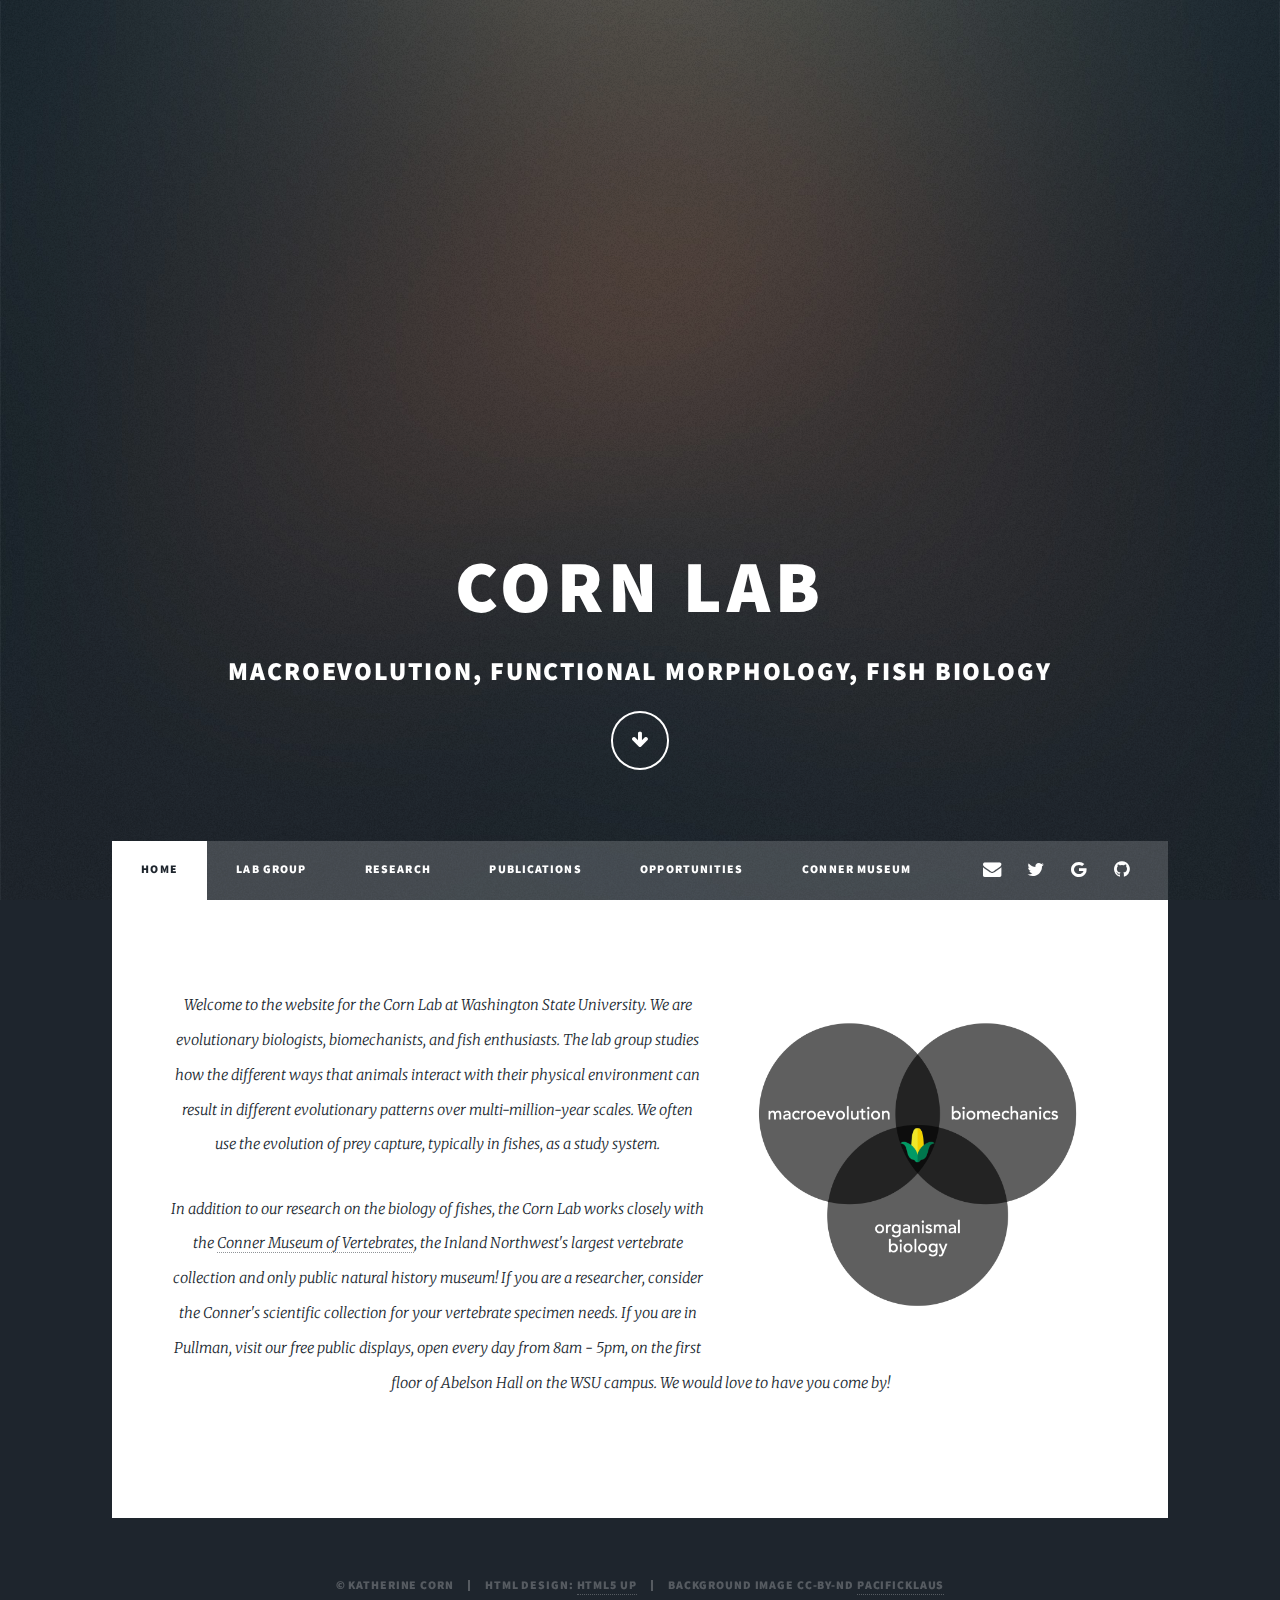
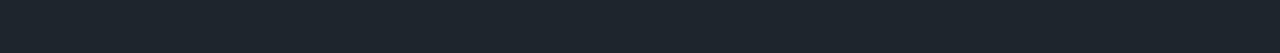
<file: index.html>
<!DOCTYPE HTML>
<!--
	Massively by HTML5 UP
	html5up.net | @ajlkn
	Free for personal and commercial use under the CCA 3.0 license (html5up.net/license)
-->
<html>
	<head>

		<title>Katherine Corn</title>
		<meta charset="utf-8" />
		<meta name="viewport" content="width=device-width, initial-scale=1, user-scalable=no" />
		<link rel="stylesheet" href="assets/css/main.css" />
		<noscript><link rel="stylesheet" href="assets/css/noscript.css" /></noscript>
	</head>
	<body class="is-preload">

		<!-- Wrapper -->
			<div id="wrapper" class="fade-in">

				<!-- Intro -->
					<div id="intro">
						<h1>Corn Lab</h1>
						<h2>macroevolution, functional morphology, fish biology</h2>
						<ul class="actions">
							<li><a href="#header" class="button icon solo fa-arrow-down scrolly">Continue</a></li>
						</ul>
					</div>

				<!-- Header -->
					<header id="header">
						<a href="index.html" class="logo">Corn Lab</a>
					</header>

				<!-- Nav -->
					<nav id="nav">
						<ul class="links">
							<li class="active"><a href="index.html">Home</a></li>
							<li><a href="people.html">Lab Group</a></li>
							<li><a href="research.html">Research</a></li>
							<li><a href="publications.html">Publications</a></li>
							<li><a href="opportunities.html">Opportunities</a></li>
							<li><a href="https://sbs.wsu.edu/conner-museum/">Conner Museum</a></li>
						</ul>
						<ul class="icons">
							<li><a href="mailto:katherine.corn@wsu.edu" class="icon fa-envelope"><span class="label">Email</span></a></li>
							<li><a href="https://twitter.com/damalichthys" class="icon fa-twitter"><span class="label">Twitter</span></a></li>
							<li><a href="https://scholar.google.com/citations?user=JU4gY_wAAAAJ&hl=en" class="icon fa-google"><span class="label">Google Scholar</span></a></li>
							<li><a href="https://www.github.com/kacorn/" class="icon fa-github"><span class="label">GitHub</span></a></li>
						</ul>
					</nav>

				<!-- Main -->
					<div id="main">

						<!-- Featured Post -->
							<article class="post featured">
								<header class="major">
									<span class="image right"><img src="/images/corn_venn_diagram.png" alt="A venn diagram with three circles. The circles read macroevolution, biomechanics, and organismal biology. The overlap of the three circles is a clip art image of an ear of corn." /></span><p>Welcome to the website for the Corn Lab at Washington State University. We are evolutionary biologists, biomechanists, and fish enthusiasts. The lab group studies how the different ways that animals interact with their physical environment can result in different evolutionary patterns over multi-million-year scales. We often use the evolution of prey capture, typically in fishes, as a study system.</p>
							<p>In addition to our research on the biology of fishes, the Corn Lab works closely with the <a href="https://sbs.wsu.edu/conner-museum/">Conner Museum of Vertebrates</a>, the Inland Northwest's largest vertebrate collection and only public natural history museum! If you are a researcher, consider the Conner's scientific collection for your vertebrate specimen needs. If you are in Pullman, visit our free public displays, open every day from 8am - 5pm, on the first floor of Abelson Hall on the WSU campus. We would love to have you come by!</p>
							</article>
						

					
				</div>

				<!-- Copyright -->
					<div id="copyright">
<ul><li>&copy; Katherine Corn</li><li>HTML Design: <a href="https://html5up.net">HTML5 UP</a></li><li>Background image CC-BY-ND <a href="https://www.flickr.com/photos/pacificklaus/albums">pacificklaus</a></li></ul>
										</div>

			

		<!-- Scripts -->
			<script src="assets/js/jquery.min.js"></script>
			<script src="assets/js/jquery.scrollex.min.js"></script>
			<script src="assets/js/jquery.scrolly.min.js"></script>
			<script src="assets/js/browser.min.js"></script>
			<script src="assets/js/breakpoints.min.js"></script>
			<script src="assets/js/util.js"></script>
			<script src="assets/js/main.js"></script>

	</body>
</html>
</file>
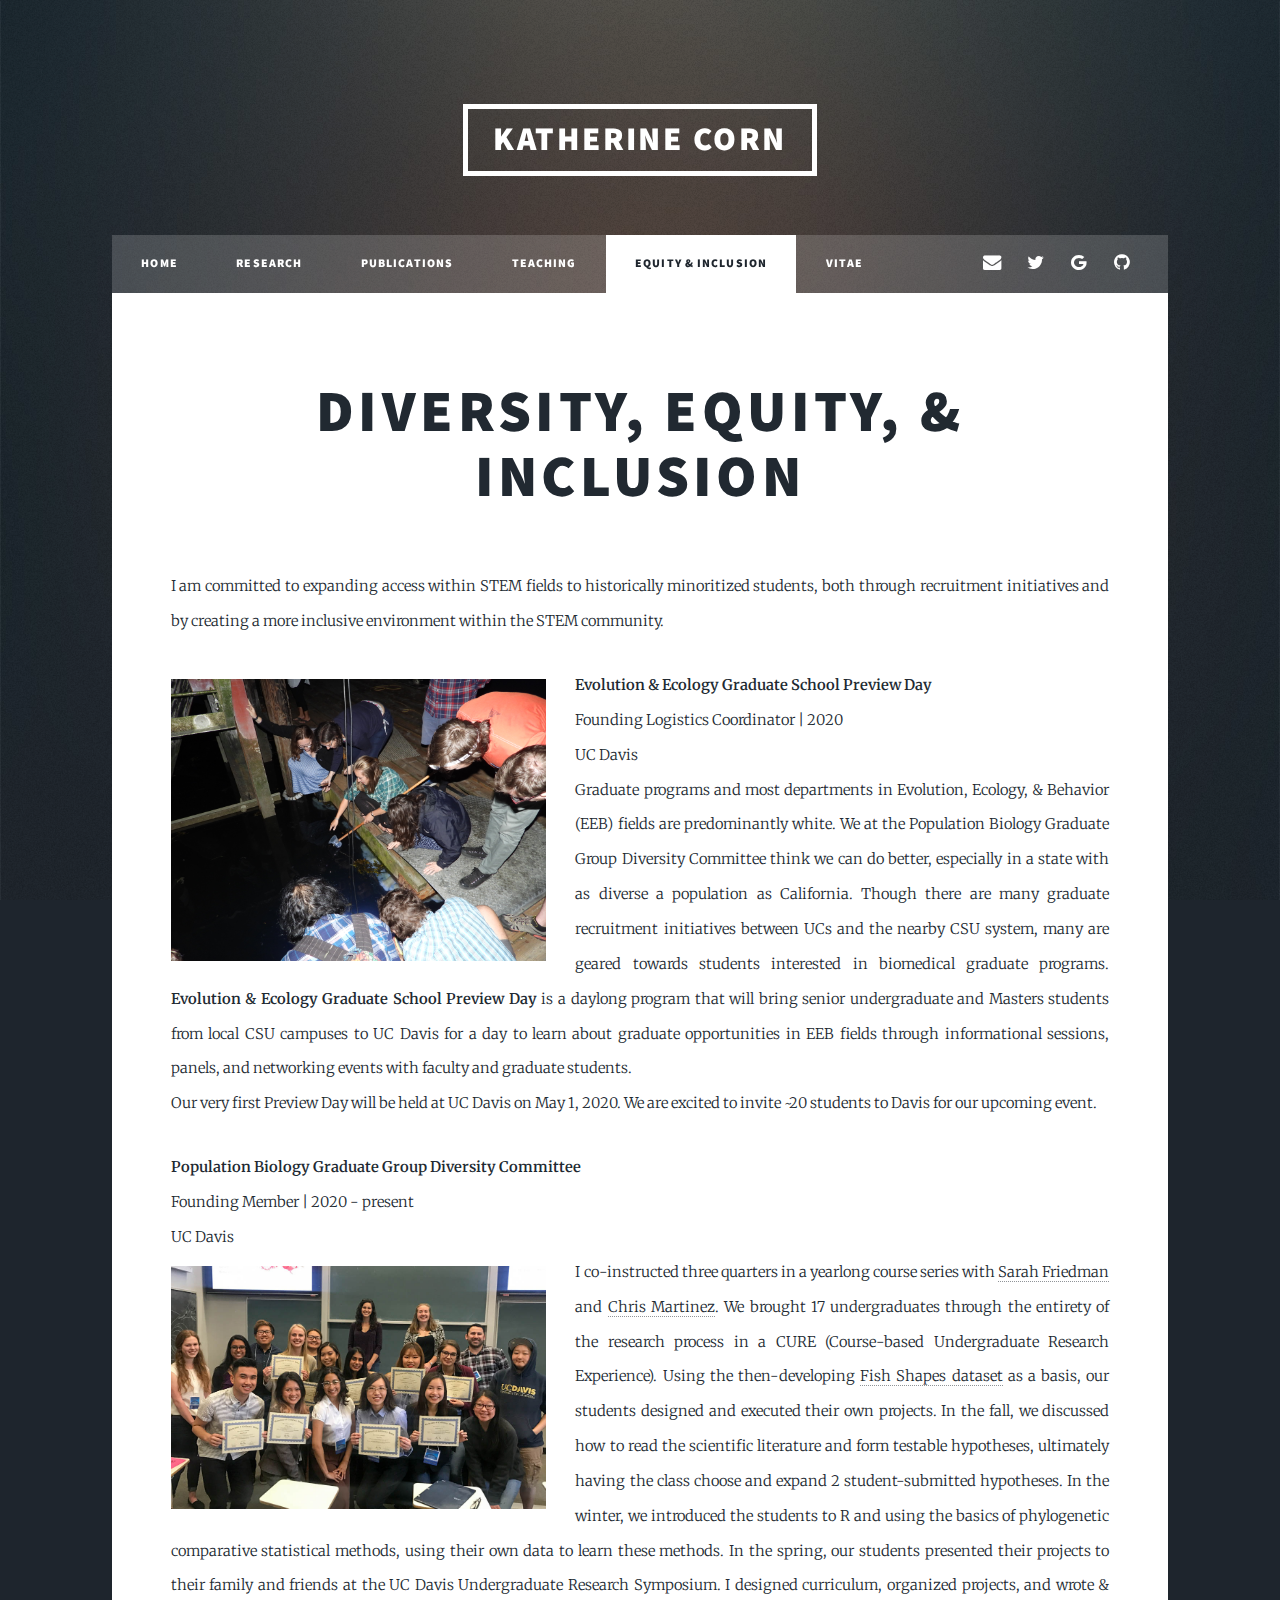
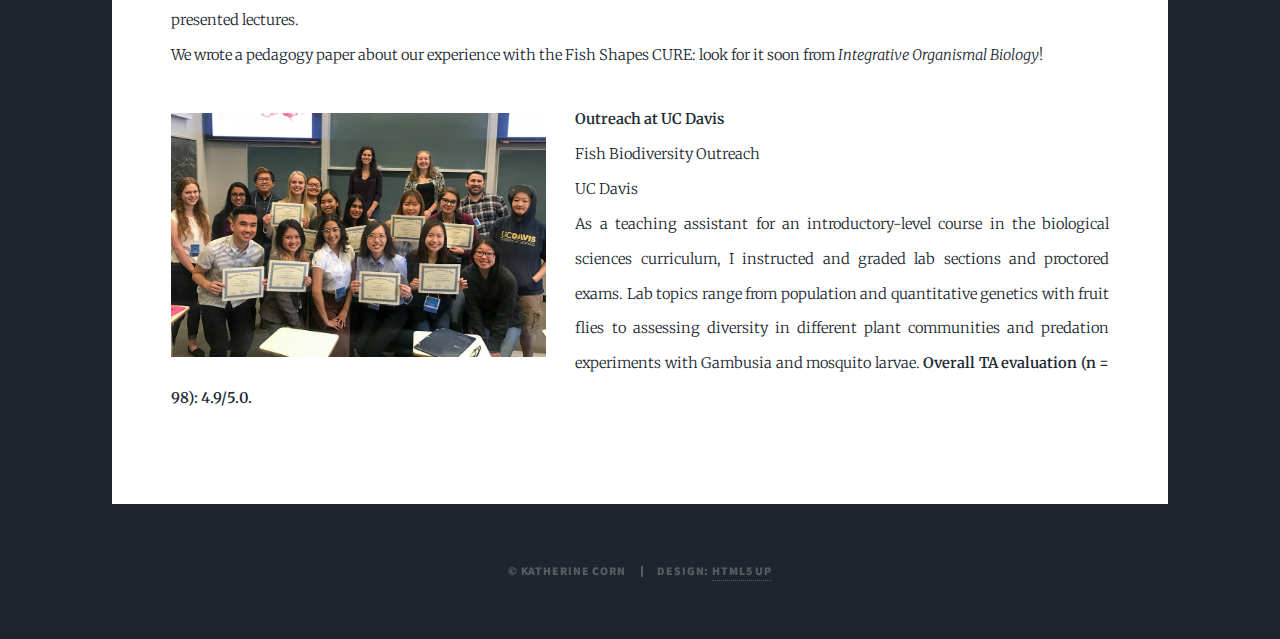
<file: dei.html>
<!DOCTYPE HTML>
<!--
	Massively by HTML5 UP
	html5up.net | @ajlkn
	Free for personal and commercial use under the CCA 3.0 license (html5up.net/license)
-->
<html>
	<head>
		<!-- Global site tag (gtag.js) - Google Analytics -->
<script async src="https://www.googletagmanager.com/gtag/js?id=UA-142910172-1"></script>
<script>
  window.dataLayer = window.dataLayer || [];
  function gtag(){dataLayer.push(arguments);}
  gtag('js', new Date());

  gtag('config', 'UA-142910172-1');
</script>

		<title>Research</title>
		<meta charset="utf-8" />
		<meta name="viewport" content="width=device-width, initial-scale=1, user-scalable=no" />
		<link rel="stylesheet" href="assets/css/main.css" />
		<noscript><link rel="stylesheet" href="assets/css/noscript.css" /></noscript>
	</head>
	<body class="is-preload">

		<!-- Wrapper -->
			<div id="wrapper">

				<!-- Header -->
					<header id="header">
						<a href="index.html" class="logo">Katherine Corn</a>
					</header>

				<!-- Nav -->
					<nav id="nav">
						<ul class="links">
							<li><a href="index.html">Home</a></li>
							<li><a href="research.html">Research</a></li>
							<li><a href="publications.html">Publications</a></li>
							<li><a href="teaching.html">Teaching</a></li>
							<li class="active"><a href="dei.html">Equity & Inclusion</a></li>
							<li><a href="/pdfs/KA Corn CV_website.pdf">Vitae</a></li>
						</ul>
						<ul class="icons">
							<li><a href="mailto:kacorn@ucdavis.edu" class="icon fa-envelope"><span class="label">Email</span></a></li>
							<li><a href="https://twitter.com/damalichthys" class="icon fa-twitter"><span class="label">Twitter</span></a></li>
							<li><a href="https://scholar.google.com/citations?user=JU4gY_wAAAAJ&hl=en" class="icon fa-google"><span class="label">Google Scholar</span></a></li>
							<li><a href="https://www.github.com/kacorn/" class="icon fa-github"><span class="label">GitHub</span></a></li>
						</ul>
					</nav>


				<!-- Main -->
					<div id="main">

						<!-- Post -->
							<section class="post">
								<header class="major">
									<h2>Diversity, Equity, & Inclusion</h2>
									
								</header>
								<p></span>I am committed to expanding access within STEM fields to historically minoritized students, both through recruitment initiatives and by creating a more inclusive environment within the STEM community.</p>
								<p><span class="image left"><img src="images/nightlighting.jpg" alt="" /></span><b>Evolution & Ecology Graduate School Preview Day</b> <br />
                                                                                         Founding Logistics Coordinator | 2020<br />
                                                                                         UC Davis <br />

						Graduate programs and most departments in Evolution, Ecology, & Behavior (EEB) fields are predominantly white. We at the Population Biology Graduate Group Diversity Committee think we can do better, especially in a state with as diverse a population as California. Though there are many graduate recruitment initiatives between UCs and the nearby CSU system, many are geared towards students interested in biomedical graduate programs. <b>Evolution & Ecology Graduate School Preview Day</b> is a daylong program that will bring senior undergraduate and Masters students from local CSU campuses to UC Davis for a day to learn about graduate opportunities in EEB fields through informational sessions, panels, and networking events with faculty and graduate students. <br />
Our very first Preview Day will be held at UC Davis on May 1, 2020. We are excited to invite ~20 students to Davis for our upcoming event.			</p>
																				
<p></span><b>Population Biology Graduate Group Diversity Committee</b> <br />
Founding Member | 2020 - present<br />
UC Davis <br />

<span class="image left"><img src="images/Fish_Shapes_Class_2018.jpg" alt="" /></span>I co-instructed three quarters in a yearlong course series with <a href="https://stfriedman.github.io/index.html">Sarah Friedman</a> and <a href="https://fishmorph.com/">Chris Martinez</a>. We brought 17 undergraduates through the entirety of the research process in a CURE (Course-based Undergraduate Research Experience). Using the then-developing <a href="/pdfs/Price et al 2019 accepted.pdf">Fish Shapes dataset</a> as a basis, our students designed and executed their own projects. In the fall, we discussed how to read the scientific literature and form testable hypotheses, ultimately having the class choose and expand 2 student-submitted hypotheses. In the winter, we introduced the students to R and using the basics of phylogenetic comparative statistical methods, using their own data to learn these methods. In the spring, our students presented their projects to their family and friends at the UC Davis Undergraduate Research Symposium. I designed curriculum, organized projects, and wrote & presented lectures. <br />
						
We wrote a pedagogy paper about our experience with the Fish Shapes CURE: look for it soon from <i>Integrative Organismal Biology</i>! <br /></p>
							
											
	<p><span class="image left"><img src="images/Fish_Shapes_Class_2018.jpg" alt="" /></span><b>Outreach at UC Davis</b> <br />
Fish Biodiversity Outreach<br />
UC Davis <br />

As a teaching assistant for an introductory-level course in the biological sciences curriculum, I instructed and graded lab sections and proctored exams. Lab topics range from population and quantitative genetics with fruit flies to assessing diversity in different plant communities and predation experiments with Gambusia and mosquito larvae. <b>Overall TA evaluation (n = 98): 4.9/5.0.</b>
</p>
				</section>

					</div>


				<!-- Copyright -->
					<div id="copyright">
						<ul><li>&copy; Katherine Corn</li><li>Design: <a href="https://html5up.net">HTML5 UP</a></li></ul>
					</div>

			</div>

		<!-- Scripts -->
			<script src="assets/js/jquery.min.js"></script>
			<script src="assets/js/jquery.scrollex.min.js"></script>
			<script src="assets/js/jquery.scrolly.min.js"></script>
			<script src="assets/js/browser.min.js"></script>
			<script src="assets/js/breakpoints.min.js"></script>
			<script src="assets/js/util.js"></script>
			<script src="assets/js/main.js"></script>

	</body>
</html>
</file>
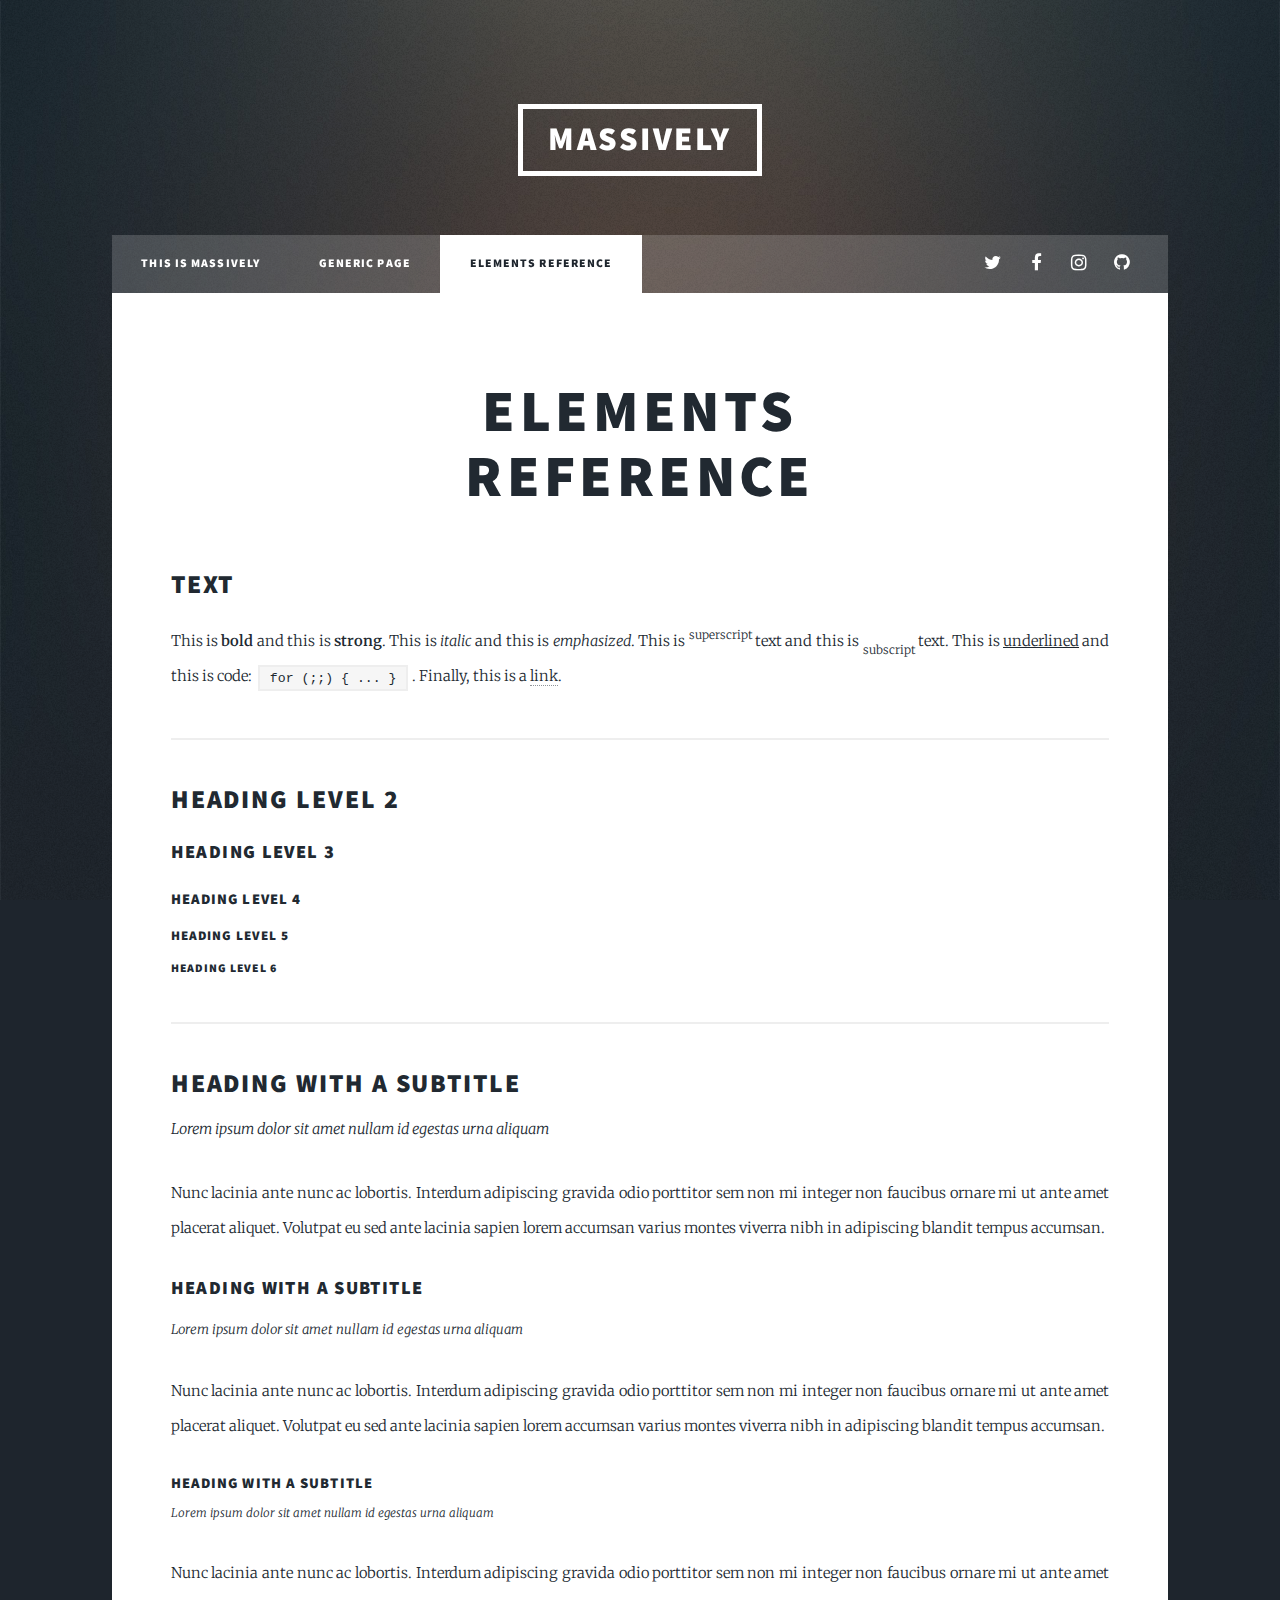
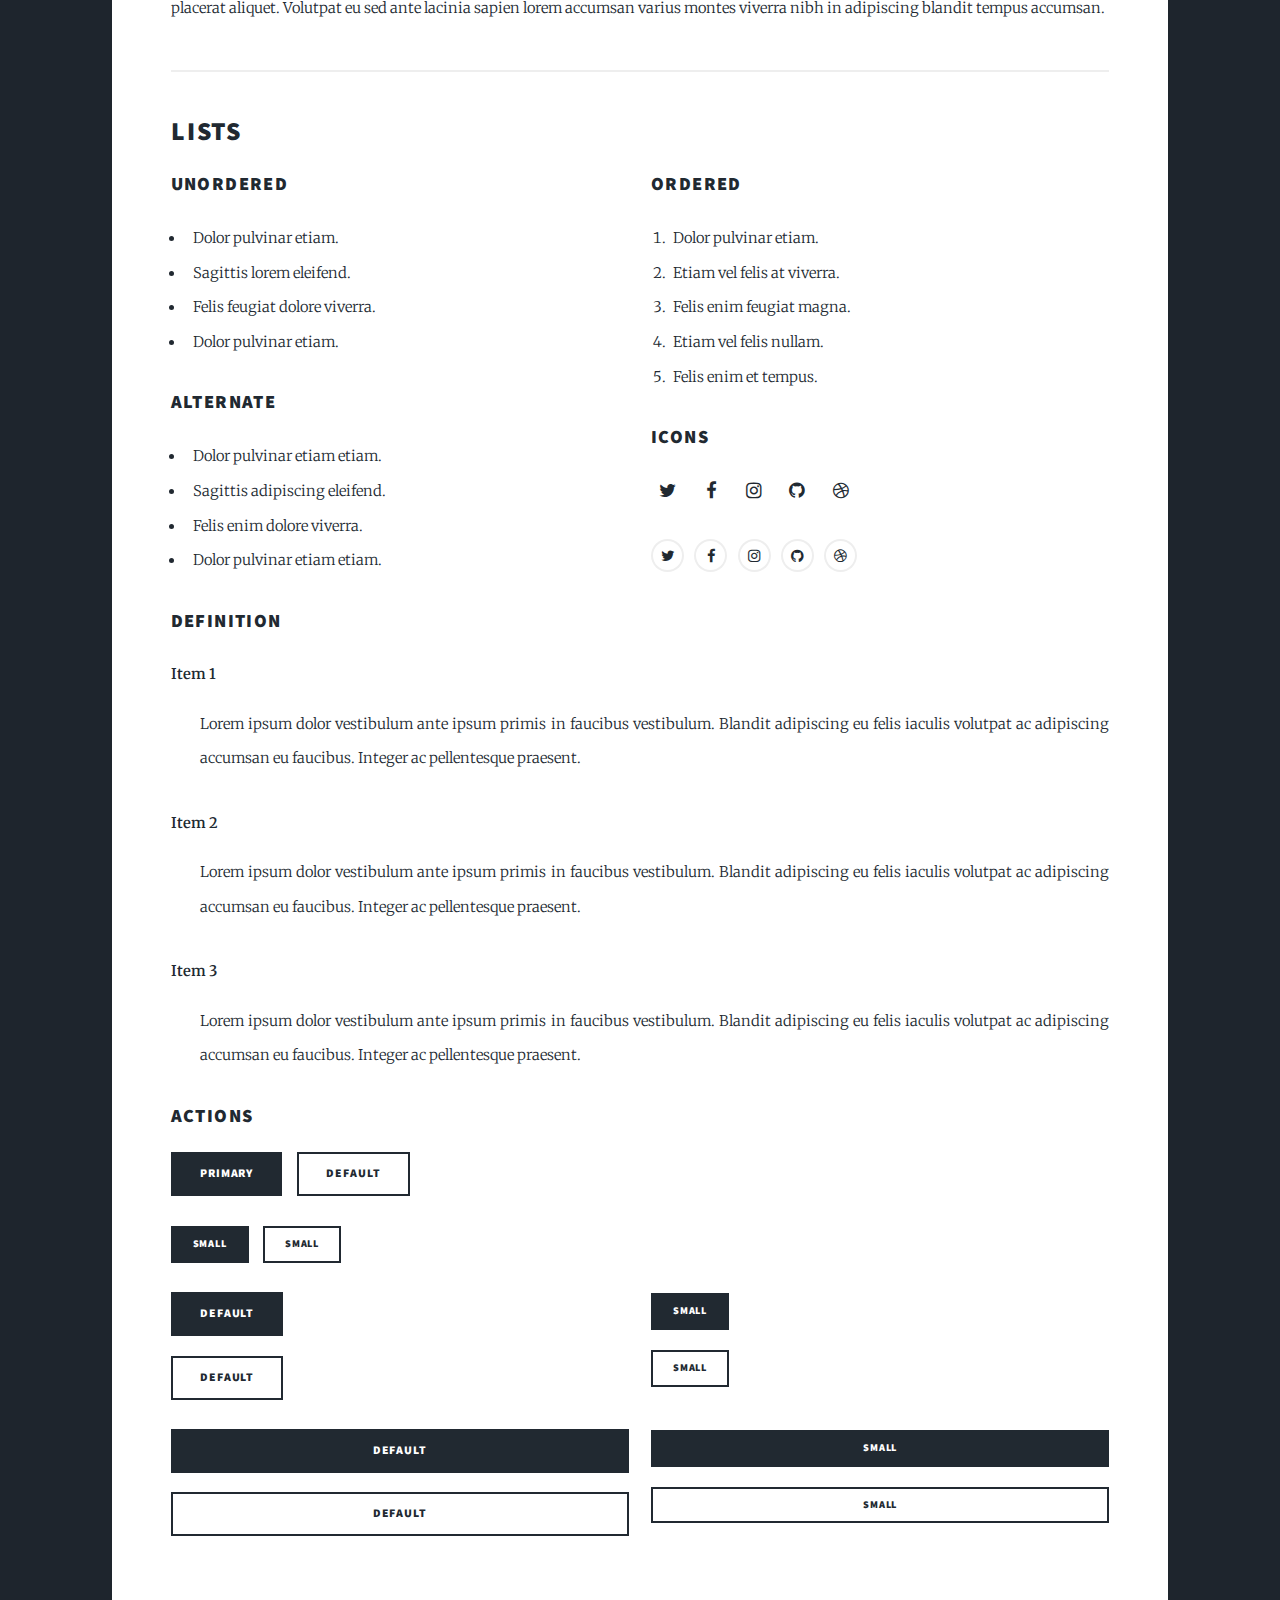
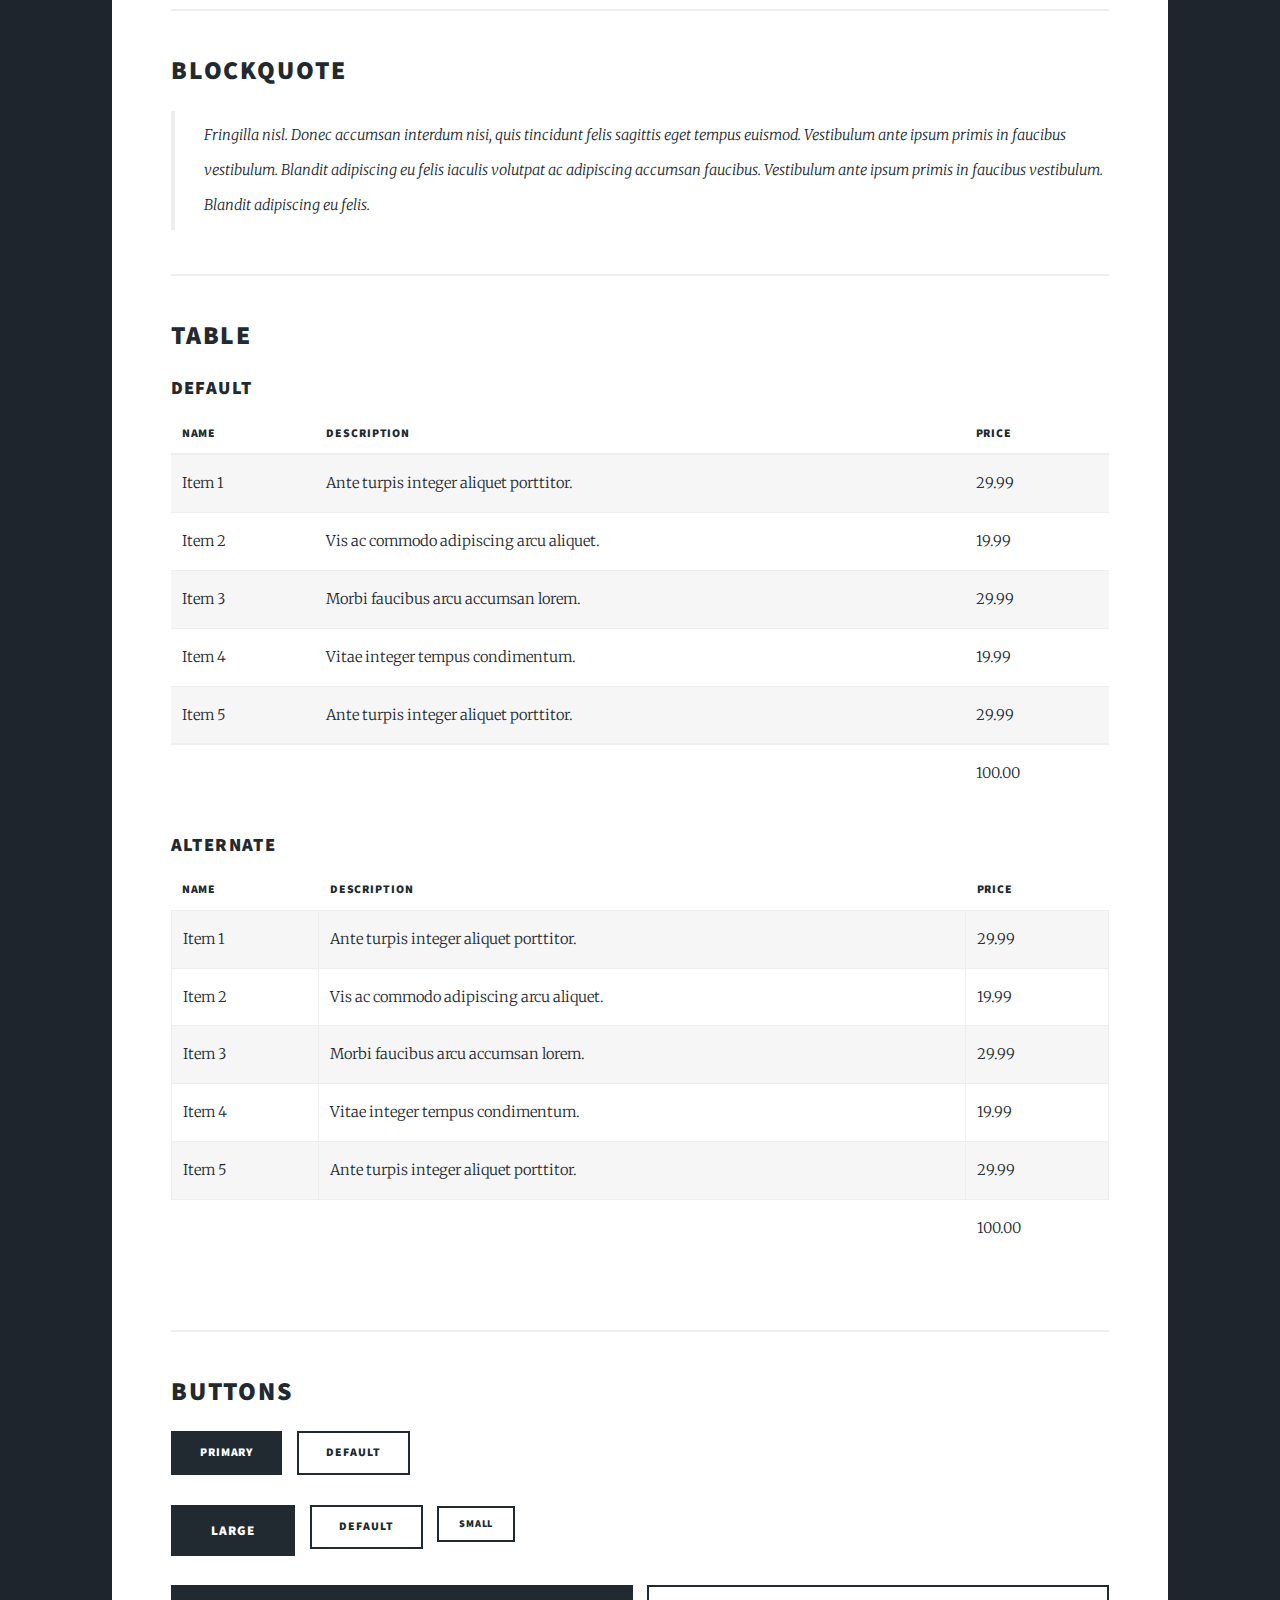
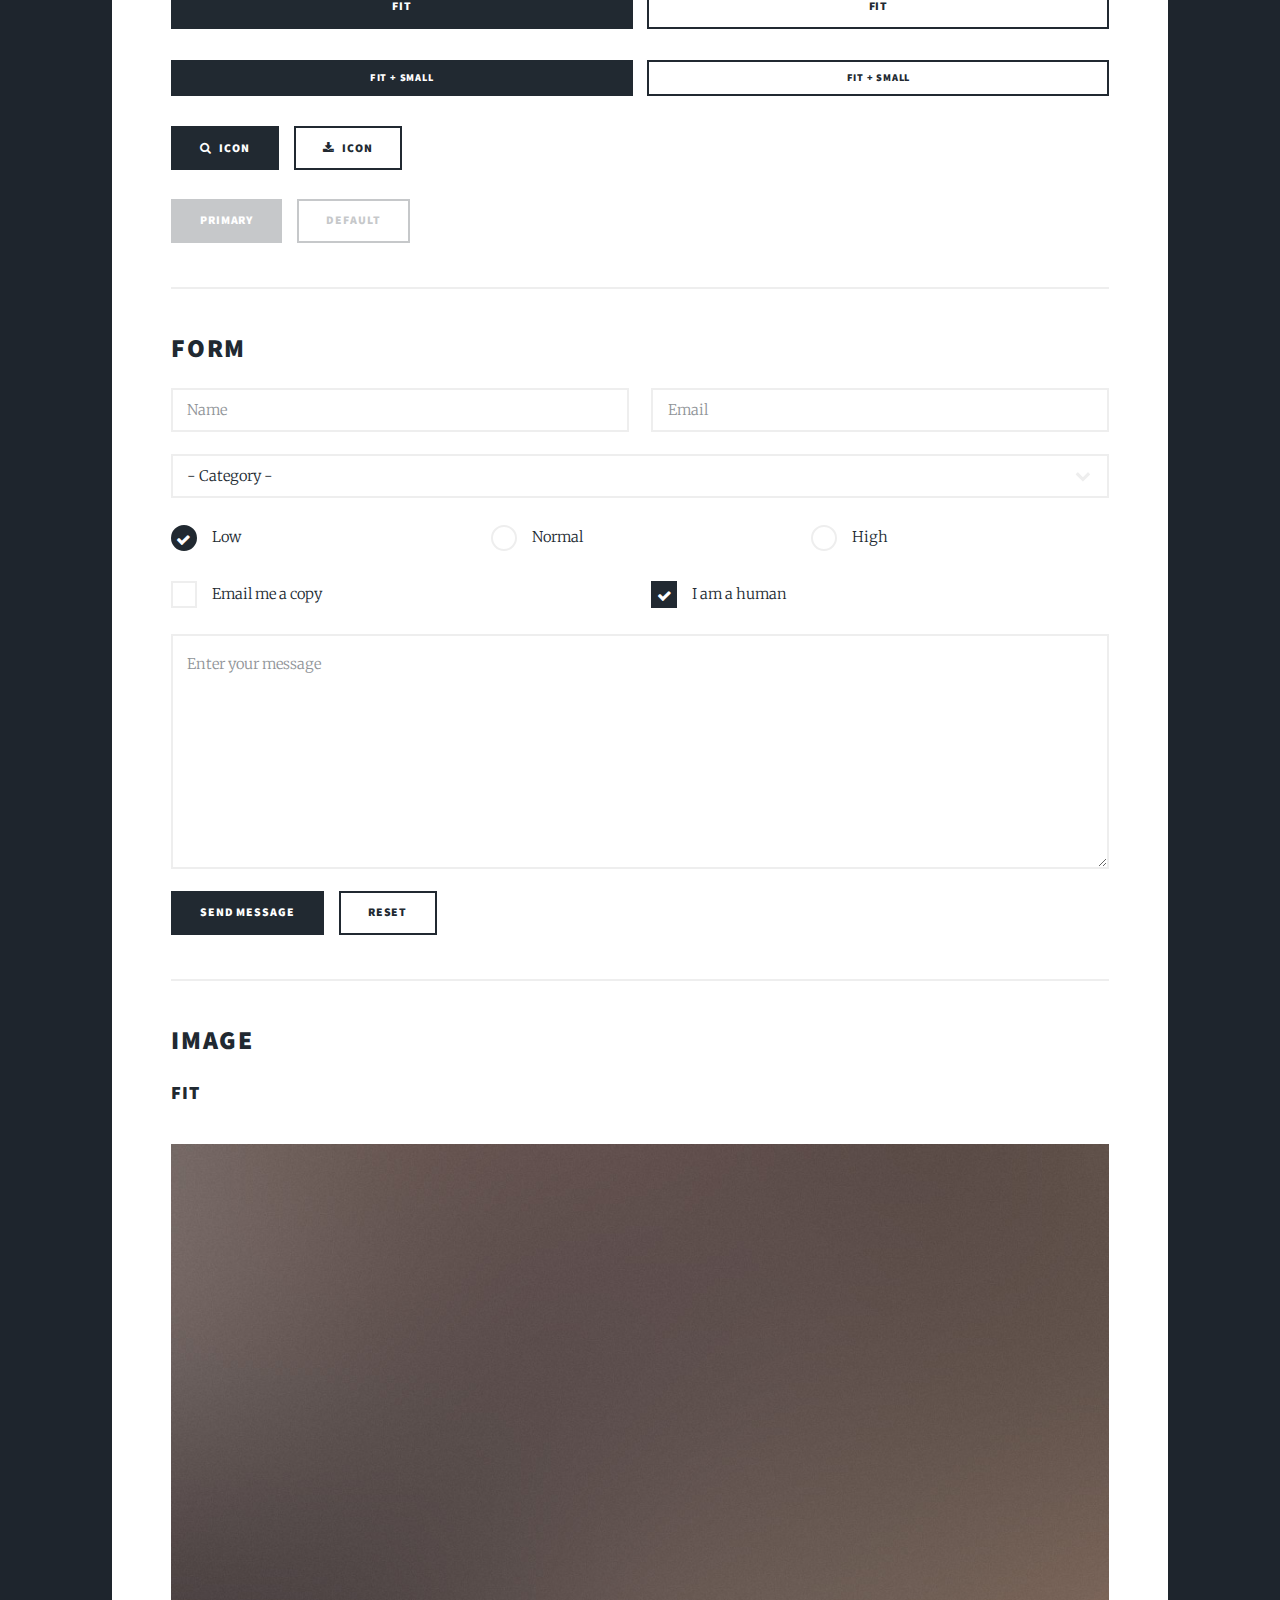
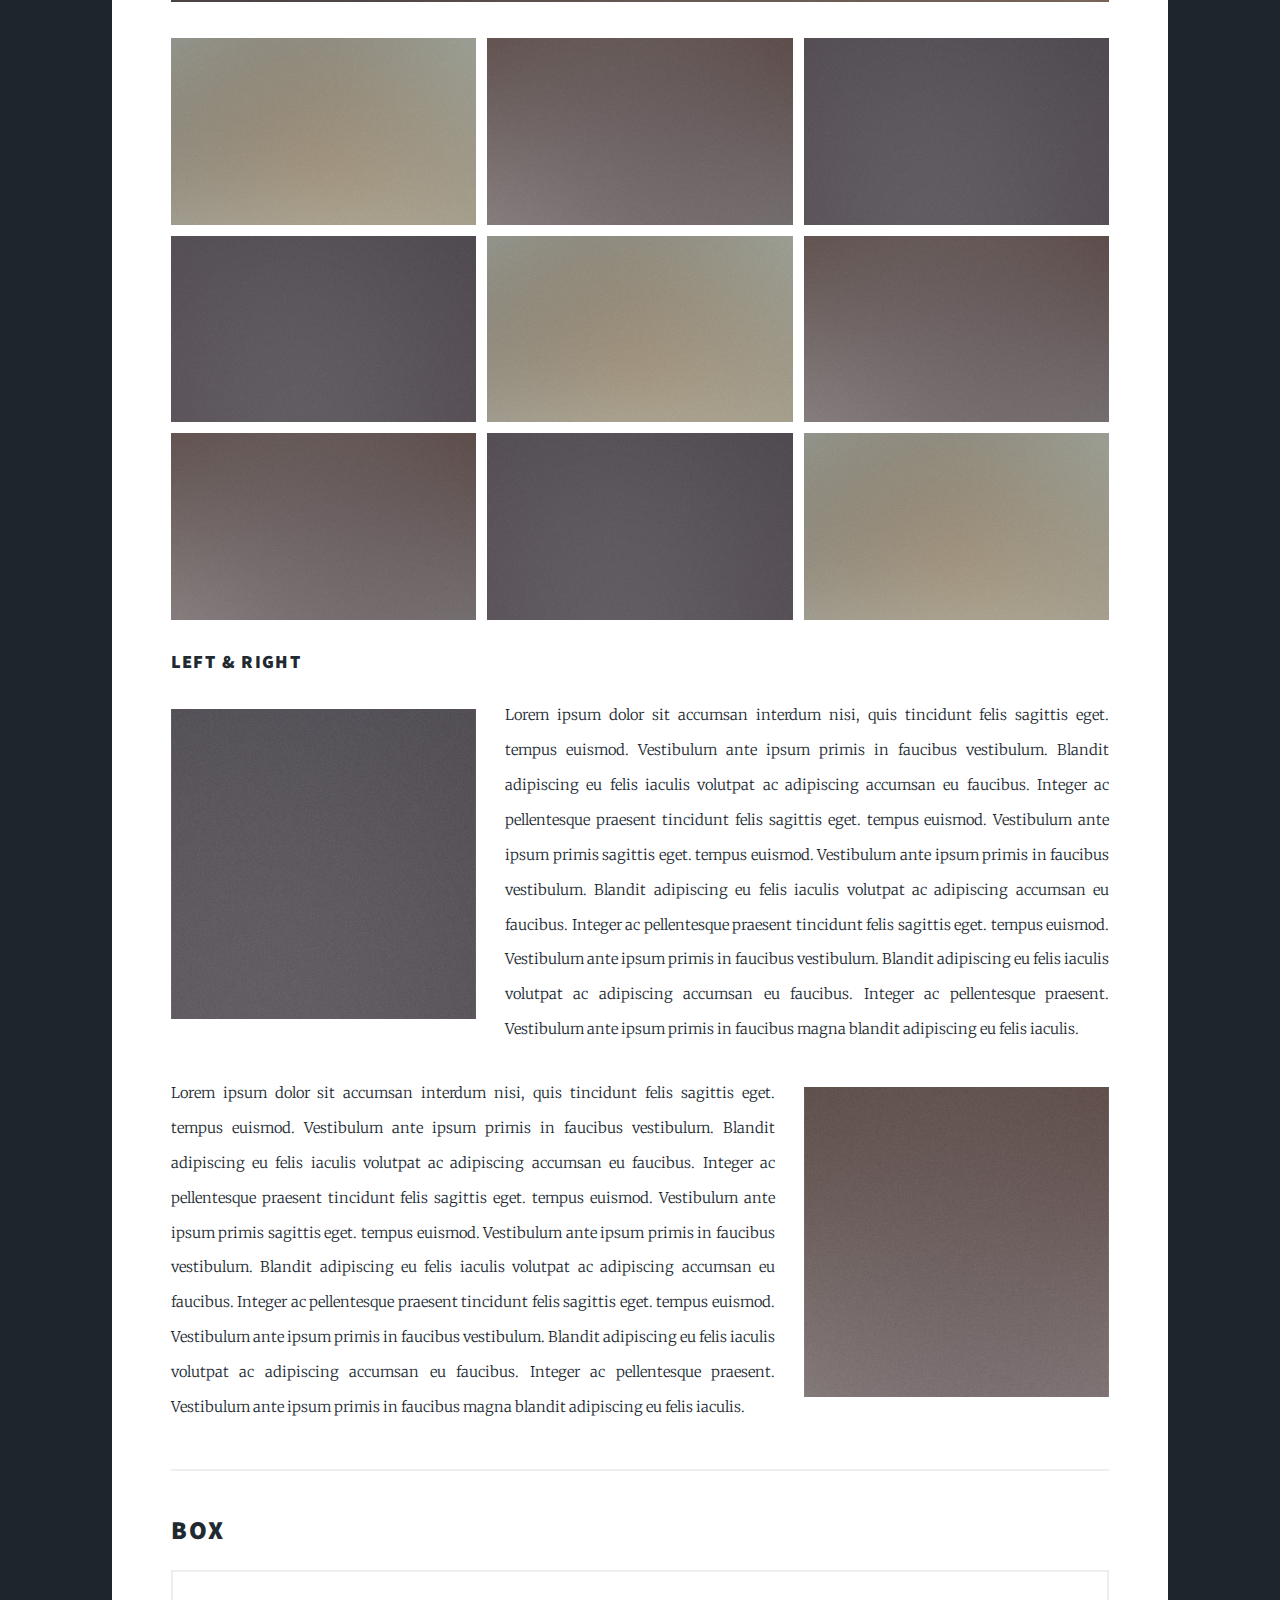
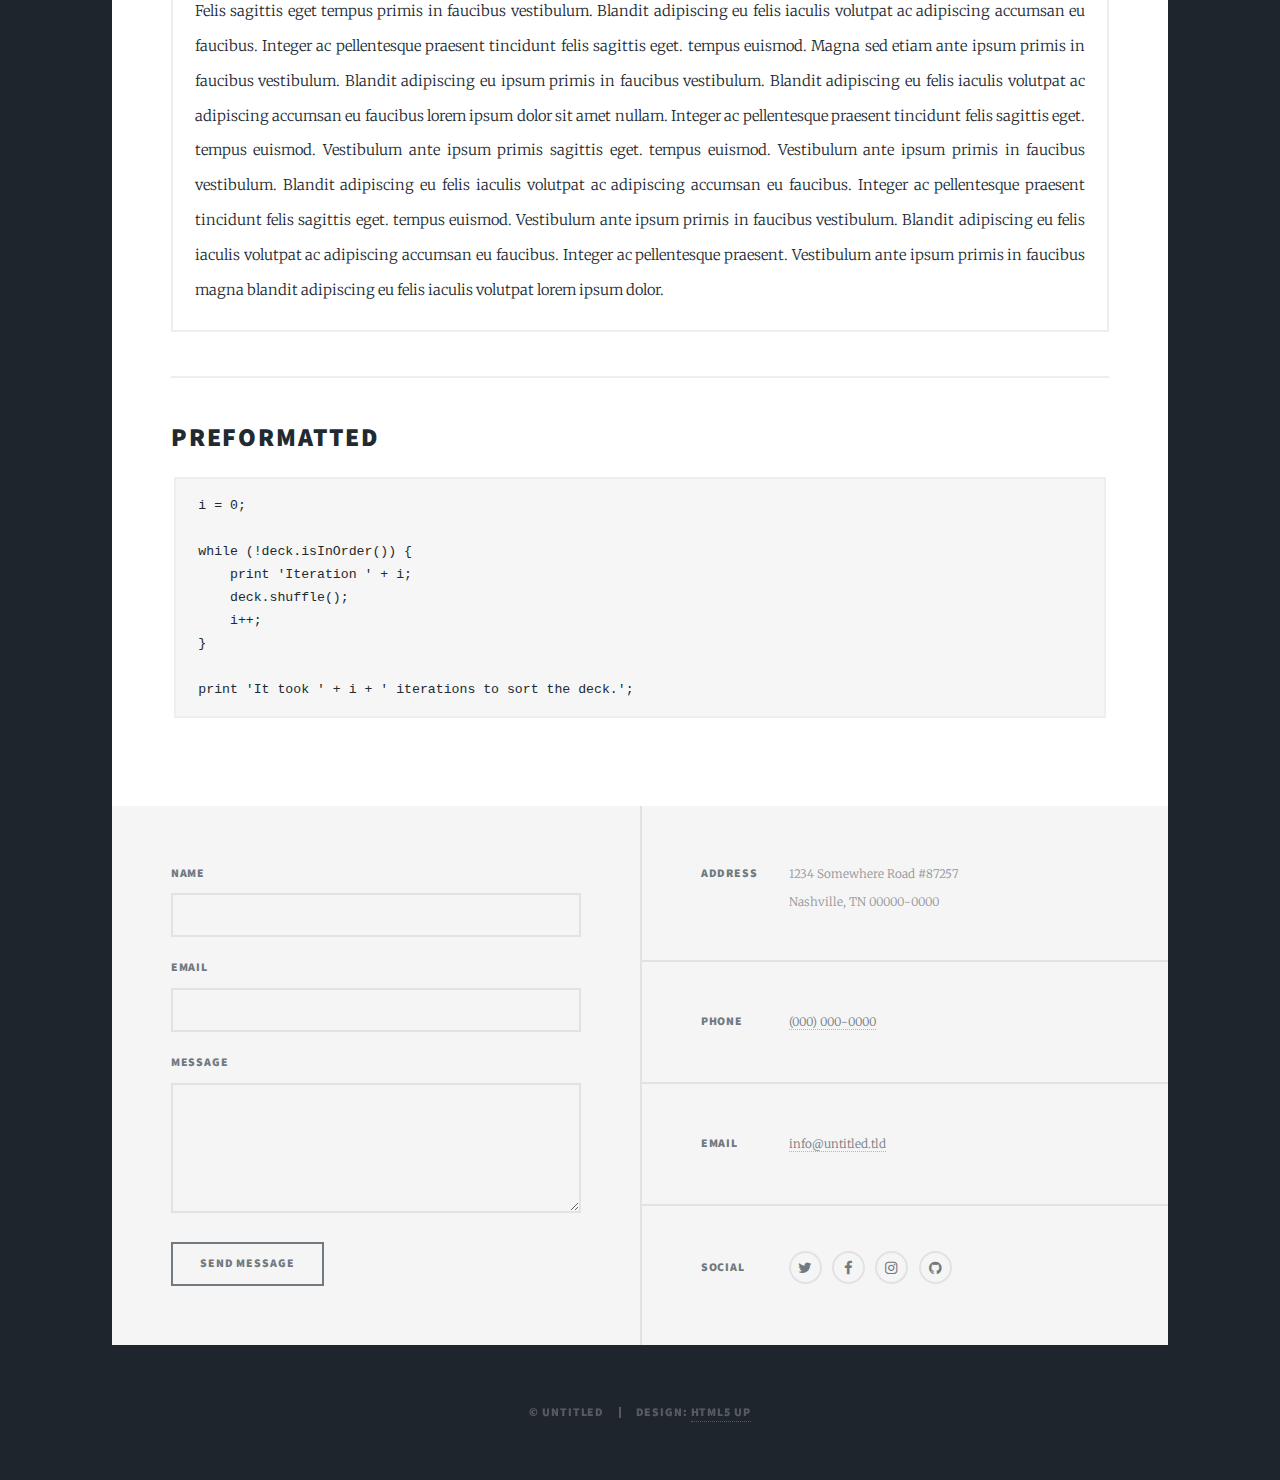
<file: elements.html>
<!DOCTYPE HTML>
<!--
	Massively by HTML5 UP
	html5up.net | @ajlkn
	Free for personal and commercial use under the CCA 3.0 license (html5up.net/license)
-->
<html>
	<head>
		<title>Elements Reference - Massively by HTML5 UP</title>
		<meta charset="utf-8" />
		<meta name="viewport" content="width=device-width, initial-scale=1, user-scalable=no" />
		<link rel="stylesheet" href="assets/css/main.css" />
		<noscript><link rel="stylesheet" href="assets/css/noscript.css" /></noscript>
	</head>
	<body class="is-preload">

		<!-- Wrapper -->
			<div id="wrapper">

				<!-- Header -->
					<header id="header">
						<a href="index.html" class="logo">Massively</a>
					</header>

				<!-- Nav -->
					<nav id="nav">
						<ul class="links">
							<li><a href="index.html">This is Massively</a></li>
							<li><a href="generic.html">Generic Page</a></li>
							<li class="active"><a href="elements.html">Elements Reference</a></li>
						</ul>
						<ul class="icons">
							<li><a href="#" class="icon fa-twitter"><span class="label">Twitter</span></a></li>
							<li><a href="#" class="icon fa-facebook"><span class="label">Facebook</span></a></li>
							<li><a href="#" class="icon fa-instagram"><span class="label">Instagram</span></a></li>
							<li><a href="#" class="icon fa-github"><span class="label">GitHub</span></a></li>
						</ul>
					</nav>

				<!-- Main -->
					<div id="main">

						<!-- Post -->
							<section class="post">
								<header class="major">
									<h1>Elements<br />
									Reference</h1>
								</header>

								<!-- Text stuff -->
									<h2>Text</h2>
									<p>This is <b>bold</b> and this is <strong>strong</strong>. This is <i>italic</i> and this is <em>emphasized</em>.
									This is <sup>superscript</sup> text and this is <sub>subscript</sub> text.
									This is <u>underlined</u> and this is code: <code>for (;;) { ... }</code>.
									Finally, this is a <a href="#">link</a>.</p>
									<hr />
									<h2>Heading Level 2</h2>
									<h3>Heading Level 3</h3>
									<h4>Heading Level 4</h4>
									<h5>Heading Level 5</h5>
									<h6>Heading Level 6</h6>
									<hr />
									<header>
										<h2>Heading with a Subtitle</h2>
										<p>Lorem ipsum dolor sit amet nullam id egestas urna aliquam</p>
									</header>
									<p>Nunc lacinia ante nunc ac lobortis. Interdum adipiscing gravida odio porttitor sem non mi integer non faucibus ornare mi ut ante amet placerat aliquet. Volutpat eu sed ante lacinia sapien lorem accumsan varius montes viverra nibh in adipiscing blandit tempus accumsan.</p>
									<header>
										<h3>Heading with a Subtitle</h3>
										<p>Lorem ipsum dolor sit amet nullam id egestas urna aliquam</p>
									</header>
									<p>Nunc lacinia ante nunc ac lobortis. Interdum adipiscing gravida odio porttitor sem non mi integer non faucibus ornare mi ut ante amet placerat aliquet. Volutpat eu sed ante lacinia sapien lorem accumsan varius montes viverra nibh in adipiscing blandit tempus accumsan.</p>
									<header>
										<h4>Heading with a Subtitle</h4>
										<p>Lorem ipsum dolor sit amet nullam id egestas urna aliquam</p>
									</header>
									<p>Nunc lacinia ante nunc ac lobortis. Interdum adipiscing gravida odio porttitor sem non mi integer non faucibus ornare mi ut ante amet placerat aliquet. Volutpat eu sed ante lacinia sapien lorem accumsan varius montes viverra nibh in adipiscing blandit tempus accumsan.</p>

									<hr />

								<!-- Lists -->
									<h2>Lists</h2>
									<div class="row">
										<div class="col-6 col-12-small">

											<h3>Unordered</h3>
											<ul>
												<li>Dolor pulvinar etiam.</li>
												<li>Sagittis lorem eleifend.</li>
												<li>Felis feugiat dolore viverra.</li>
												<li>Dolor pulvinar etiam.</li>
											</ul>

											<h3>Alternate</h3>
											<ul class="alt">
												<li>Dolor pulvinar etiam etiam.</li>
												<li>Sagittis adipiscing eleifend.</li>
												<li>Felis enim dolore viverra.</li>
												<li>Dolor pulvinar etiam etiam.</li>
											</ul>

										</div>
										<div class="col-6 col-12-small">

											<h3>Ordered</h3>
											<ol>
												<li>Dolor pulvinar etiam.</li>
												<li>Etiam vel felis at viverra.</li>
												<li>Felis enim feugiat magna.</li>
												<li>Etiam vel felis nullam.</li>
												<li>Felis enim et tempus.</li>
											</ol>

											<h3>Icons</h3>
											<ul class="icons">
												<li><a href="#" class="icon fa-twitter"><span class="label">Twitter</span></a></li>
												<li><a href="#" class="icon fa-facebook"><span class="label">Facebook</span></a></li>
												<li><a href="#" class="icon fa-instagram"><span class="label">Instagram</span></a></li>
												<li><a href="#" class="icon fa-github"><span class="label">Github</span></a></li>
												<li><a href="#" class="icon fa-dribbble"><span class="label">Dribbble</span></a></li>
											</ul>
											<ul class="icons alt">
												<li><a href="#" class="icon alt fa-twitter"><span class="label">Twitter</span></a></li>
												<li><a href="#" class="icon alt fa-facebook"><span class="label">Facebook</span></a></li>
												<li><a href="#" class="icon alt fa-instagram"><span class="label">Instagram</span></a></li>
												<li><a href="#" class="icon alt fa-github"><span class="label">Github</span></a></li>
												<li><a href="#" class="icon alt fa-dribbble"><span class="label">Dribbble</span></a></li>
											</ul>

										</div>
									</div>
									<h3>Definition</h3>
									<dl>
										<dt>Item 1</dt>
										<dd>
											<p>Lorem ipsum dolor vestibulum ante ipsum primis in faucibus vestibulum. Blandit adipiscing eu felis iaculis volutpat ac adipiscing accumsan eu faucibus. Integer ac pellentesque praesent.</p>
										</dd>
										<dt>Item 2</dt>
										<dd>
											<p>Lorem ipsum dolor vestibulum ante ipsum primis in faucibus vestibulum. Blandit adipiscing eu felis iaculis volutpat ac adipiscing accumsan eu faucibus. Integer ac pellentesque praesent.</p>
										</dd>
										<dt>Item 3</dt>
										<dd>
											<p>Lorem ipsum dolor vestibulum ante ipsum primis in faucibus vestibulum. Blandit adipiscing eu felis iaculis volutpat ac adipiscing accumsan eu faucibus. Integer ac pellentesque praesent.</p>
										</dd>
									</dl>

									<h3>Actions</h3>
									<ul class="actions">
										<li><a href="#" class="button primary">Primary</a></li>
										<li><a href="#" class="button">Default</a></li>
									</ul>
									<ul class="actions small">
										<li><a href="#" class="button primary small">Small</a></li>
										<li><a href="#" class="button small">Small</a></li>
									</ul>
									<div class="row">
										<div class="col-6 col-12-small">
											<ul class="actions stacked">
												<li><a href="#" class="button primary">Default</a></li>
												<li><a href="#" class="button">Default</a></li>
											</ul>
										</div>
										<div class="col-6 col-12-small">
											<ul class="actions stacked">
												<li><a href="#" class="button primary small">Small</a></li>
												<li><a href="#" class="button small">Small</a></li>
											</ul>
										</div>
									</div>
									<div class="row">
										<div class="col-6 col-12-small">
											<ul class="actions stacked">
												<li><a href="#" class="button primary fit">Default</a></li>
												<li><a href="#" class="button fit">Default</a></li>
											</ul>
										</div>
										<div class="col-6 col-12-small">
											<ul class="actions stacked">
												<li><a href="#" class="button primary small fit">Small</a></li>
												<li><a href="#" class="button small fit">Small</a></li>
											</ul>
										</div>
									</div>

									<hr />

								<!-- Blockquote -->
									<h2>Blockquote</h2>
									<blockquote>Fringilla nisl. Donec accumsan interdum nisi, quis tincidunt felis sagittis eget tempus euismod. Vestibulum ante ipsum primis in faucibus vestibulum. Blandit adipiscing eu felis iaculis volutpat ac adipiscing accumsan faucibus. Vestibulum ante ipsum primis in faucibus vestibulum. Blandit adipiscing eu felis.</blockquote>

									<hr />

								<!-- Table -->
									<h2>Table</h2>

									<h3>Default</h3>
									<div class="table-wrapper">
										<table>
											<thead>
												<tr>
													<th>Name</th>
													<th>Description</th>
													<th>Price</th>
												</tr>
											</thead>
											<tbody>
												<tr>
													<td>Item 1</td>
													<td>Ante turpis integer aliquet porttitor.</td>
													<td>29.99</td>
												</tr>
												<tr>
													<td>Item 2</td>
													<td>Vis ac commodo adipiscing arcu aliquet.</td>
													<td>19.99</td>
												</tr>
												<tr>
													<td>Item 3</td>
													<td> Morbi faucibus arcu accumsan lorem.</td>
													<td>29.99</td>
												</tr>
												<tr>
													<td>Item 4</td>
													<td>Vitae integer tempus condimentum.</td>
													<td>19.99</td>
												</tr>
												<tr>
													<td>Item 5</td>
													<td>Ante turpis integer aliquet porttitor.</td>
													<td>29.99</td>
												</tr>
											</tbody>
											<tfoot>
												<tr>
													<td colspan="2"></td>
													<td>100.00</td>
												</tr>
											</tfoot>
										</table>
									</div>

									<h3>Alternate</h3>
									<div class="table-wrapper">
										<table class="alt">
											<thead>
												<tr>
													<th>Name</th>
													<th>Description</th>
													<th>Price</th>
												</tr>
											</thead>
											<tbody>
												<tr>
													<td>Item 1</td>
													<td>Ante turpis integer aliquet porttitor.</td>
													<td>29.99</td>
												</tr>
												<tr>
													<td>Item 2</td>
													<td>Vis ac commodo adipiscing arcu aliquet.</td>
													<td>19.99</td>
												</tr>
												<tr>
													<td>Item 3</td>
													<td> Morbi faucibus arcu accumsan lorem.</td>
													<td>29.99</td>
												</tr>
												<tr>
													<td>Item 4</td>
													<td>Vitae integer tempus condimentum.</td>
													<td>19.99</td>
												</tr>
												<tr>
													<td>Item 5</td>
													<td>Ante turpis integer aliquet porttitor.</td>
													<td>29.99</td>
												</tr>
											</tbody>
											<tfoot>
												<tr>
													<td colspan="2"></td>
													<td>100.00</td>
												</tr>
											</tfoot>
										</table>
									</div>

									<hr />

								<!-- Buttons -->
									<h2>Buttons</h2>
									<ul class="actions">
										<li><a href="#" class="button primary">Primary</a></li>
										<li><a href="#" class="button">Default</a></li>
									</ul>
									<ul class="actions">
										<li><a href="#" class="button primary large">Large</a></li>
										<li><a href="#" class="button">Default</a></li>
										<li><a href="#" class="button small">Small</a></li>
									</ul>
									<ul class="actions fit">
										<li><a href="#" class="button primary fit">Fit</a></li>
										<li><a href="#" class="button fit">Fit</a></li>
									</ul>
									<ul class="actions fit small">
										<li><a href="#" class="button primary fit small">Fit + Small</a></li>
										<li><a href="#" class="button fit small">Fit + Small</a></li>
									</ul>
									<ul class="actions">
										<li><a href="#" class="button primary icon fa-search">Icon</a></li>
										<li><a href="#" class="button icon fa-download">Icon</a></li>
									</ul>
									<ul class="actions">
										<li><span class="button primary disabled">Primary</span></li>
										<li><span class="button disabled">Default</span></li>
									</ul>

									<hr />

								<!-- Form -->
									<h2>Form</h2>

									<form method="post" action="#">
										<div class="row gtr-uniform">
											<div class="col-6 col-12-xsmall">
												<input type="text" name="demo-name" id="demo-name" value="" placeholder="Name" />
											</div>
											<div class="col-6 col-12-xsmall">
												<input type="email" name="demo-email" id="demo-email" value="" placeholder="Email" />
											</div>
											<!-- Break -->
											<div class="col-12">
												<select name="demo-category" id="demo-category">
													<option value="">- Category -</option>
													<option value="1">Manufacturing</option>
													<option value="1">Shipping</option>
													<option value="1">Administration</option>
													<option value="1">Human Resources</option>
												</select>
											</div>
											<!-- Break -->
											<div class="col-4 col-12-small">
												<input type="radio" id="demo-priority-low" name="demo-priority" checked>
												<label for="demo-priority-low">Low</label>
											</div>
											<div class="col-4 col-12-small">
												<input type="radio" id="demo-priority-normal" name="demo-priority">
												<label for="demo-priority-normal">Normal</label>
											</div>
											<div class="col-4 col-12-small">
												<input type="radio" id="demo-priority-high" name="demo-priority">
												<label for="demo-priority-high">High</label>
											</div>
											<!-- Break -->
											<div class="col-6 col-12-small">
												<input type="checkbox" id="demo-copy" name="demo-copy">
												<label for="demo-copy">Email me a copy</label>
											</div>
											<div class="col-6 col-12-small">
												<input type="checkbox" id="demo-human" name="demo-human" checked>
												<label for="demo-human">I am a human</label>
											</div>
											<!-- Break -->
											<div class="col-12">
												<textarea name="demo-message" id="demo-message" placeholder="Enter your message" rows="6"></textarea>
											</div>
											<!-- Break -->
											<div class="col-12">
												<ul class="actions">
													<li><input type="submit" value="Send Message" class="primary" /></li>
													<li><input type="reset" value="Reset" /></li>
												</ul>
											</div>
										</div>
									</form>

									<hr />

								<!-- Image -->
									<h2>Image</h2>

									<h3>Fit</h3>
									<span class="image fit"><img src="images/pic01.jpg" alt="" /></span>
									<div class="box alt">
										<div class="row gtr-50 gtr-uniform">
											<div class="col-4"><span class="image fit"><img src="images/pic02.jpg" alt="" /></span></div>
											<div class="col-4"><span class="image fit"><img src="images/pic03.jpg" alt="" /></span></div>
											<div class="col-4"><span class="image fit"><img src="images/pic04.jpg" alt="" /></span></div>
											<!-- Break -->
											<div class="col-4"><span class="image fit"><img src="images/pic04.jpg" alt="" /></span></div>
											<div class="col-4"><span class="image fit"><img src="images/pic02.jpg" alt="" /></span></div>
											<div class="col-4"><span class="image fit"><img src="images/pic03.jpg" alt="" /></span></div>
											<!-- Break -->
											<div class="col-4"><span class="image fit"><img src="images/pic03.jpg" alt="" /></span></div>
											<div class="col-4"><span class="image fit"><img src="images/pic04.jpg" alt="" /></span></div>
											<div class="col-4"><span class="image fit"><img src="images/pic02.jpg" alt="" /></span></div>
										</div>
									</div>

									<h3>Left &amp; Right</h3>
									<p><span class="image left"><img src="images/pic08.jpg" alt="" /></span>Lorem ipsum dolor sit accumsan interdum nisi, quis tincidunt felis sagittis eget. tempus euismod. Vestibulum ante ipsum primis in faucibus vestibulum. Blandit adipiscing eu felis iaculis volutpat ac adipiscing accumsan eu faucibus. Integer ac pellentesque praesent tincidunt felis sagittis eget. tempus euismod. Vestibulum ante ipsum primis sagittis eget. tempus euismod. Vestibulum ante ipsum primis in faucibus vestibulum. Blandit adipiscing eu felis iaculis volutpat ac adipiscing accumsan eu faucibus. Integer ac pellentesque praesent tincidunt felis sagittis eget. tempus euismod. Vestibulum ante ipsum primis in faucibus vestibulum. Blandit adipiscing eu felis iaculis volutpat ac adipiscing accumsan eu faucibus. Integer ac pellentesque praesent. Vestibulum ante ipsum primis in faucibus magna blandit adipiscing eu felis iaculis.</p>
									<p><span class="image right"><img src="images/pic09.jpg" alt="" /></span>Lorem ipsum dolor sit accumsan interdum nisi, quis tincidunt felis sagittis eget. tempus euismod. Vestibulum ante ipsum primis in faucibus vestibulum. Blandit adipiscing eu felis iaculis volutpat ac adipiscing accumsan eu faucibus. Integer ac pellentesque praesent tincidunt felis sagittis eget. tempus euismod. Vestibulum ante ipsum primis sagittis eget. tempus euismod. Vestibulum ante ipsum primis in faucibus vestibulum. Blandit adipiscing eu felis iaculis volutpat ac adipiscing accumsan eu faucibus. Integer ac pellentesque praesent tincidunt felis sagittis eget. tempus euismod. Vestibulum ante ipsum primis in faucibus vestibulum. Blandit adipiscing eu felis iaculis volutpat ac adipiscing accumsan eu faucibus. Integer ac pellentesque praesent. Vestibulum ante ipsum primis in faucibus magna blandit adipiscing eu felis iaculis.</p>

									<hr />

								<!-- Box -->
									<h2>Box</h2>
									<div class="box">
										<p>Felis sagittis eget tempus primis in faucibus vestibulum. Blandit adipiscing eu felis iaculis volutpat ac adipiscing accumsan eu faucibus. Integer ac pellentesque praesent tincidunt felis sagittis eget. tempus euismod. Magna sed etiam ante ipsum primis in faucibus vestibulum. Blandit adipiscing eu ipsum primis in faucibus vestibulum. Blandit adipiscing eu felis iaculis volutpat ac adipiscing accumsan eu faucibus lorem ipsum dolor sit amet nullam. Integer ac pellentesque praesent tincidunt felis sagittis eget. tempus euismod. Vestibulum ante ipsum primis sagittis eget. tempus euismod. Vestibulum ante ipsum primis in faucibus vestibulum. Blandit adipiscing eu felis iaculis volutpat ac adipiscing accumsan eu faucibus. Integer ac pellentesque praesent tincidunt felis sagittis eget. tempus euismod. Vestibulum ante ipsum primis in faucibus vestibulum. Blandit adipiscing eu felis iaculis volutpat ac adipiscing accumsan eu faucibus. Integer ac pellentesque praesent. Vestibulum ante ipsum primis in faucibus magna blandit adipiscing eu felis iaculis volutpat lorem ipsum dolor.</p>
									</div>

									<hr />

								<!-- Preformatted Code -->
									<h2>Preformatted</h2>
									<pre><code>i = 0;

while (!deck.isInOrder()) {
    print 'Iteration ' + i;
    deck.shuffle();
    i++;
}

print 'It took ' + i + ' iterations to sort the deck.';
</code></pre>

							</section>

					</div>

				<!-- Footer -->
					<footer id="footer">
						<section>
							<form method="post" action="#">
								<div class="fields">
									<div class="field">
										<label for="name">Name</label>
										<input type="text" name="name" id="name" />
									</div>
									<div class="field">
										<label for="email">Email</label>
										<input type="text" name="email" id="email" />
									</div>
									<div class="field">
										<label for="message">Message</label>
										<textarea name="message" id="message" rows="3"></textarea>
									</div>
								</div>
								<ul class="actions">
									<li><input type="submit" value="Send Message" /></li>
								</ul>
							</form>
						</section>
						<section class="split contact">
							<section class="alt">
								<h3>Address</h3>
								<p>1234 Somewhere Road #87257<br />
								Nashville, TN 00000-0000</p>
							</section>
							<section>
								<h3>Phone</h3>
								<p><a href="#">(000) 000-0000</a></p>
							</section>
							<section>
								<h3>Email</h3>
								<p><a href="#">info@untitled.tld</a></p>
							</section>
							<section>
								<h3>Social</h3>
								<ul class="icons alt">
									<li><a href="#" class="icon alt fa-twitter"><span class="label">Twitter</span></a></li>
									<li><a href="#" class="icon alt fa-facebook"><span class="label">Facebook</span></a></li>
									<li><a href="#" class="icon alt fa-instagram"><span class="label">Instagram</span></a></li>
									<li><a href="#" class="icon alt fa-github"><span class="label">GitHub</span></a></li>
								</ul>
							</section>
						</section>
					</footer>

				<!-- Copyright -->
					<div id="copyright">
						<ul><li>&copy; Untitled</li><li>Design: <a href="https://html5up.net">HTML5 UP</a></li></ul>
					</div>

			</div>

		<!-- Scripts -->
			<script src="assets/js/jquery.min.js"></script>
			<script src="assets/js/jquery.scrollex.min.js"></script>
			<script src="assets/js/jquery.scrolly.min.js"></script>
			<script src="assets/js/browser.min.js"></script>
			<script src="assets/js/breakpoints.min.js"></script>
			<script src="assets/js/util.js"></script>
			<script src="assets/js/main.js"></script>

	</body>
</html>
</file>
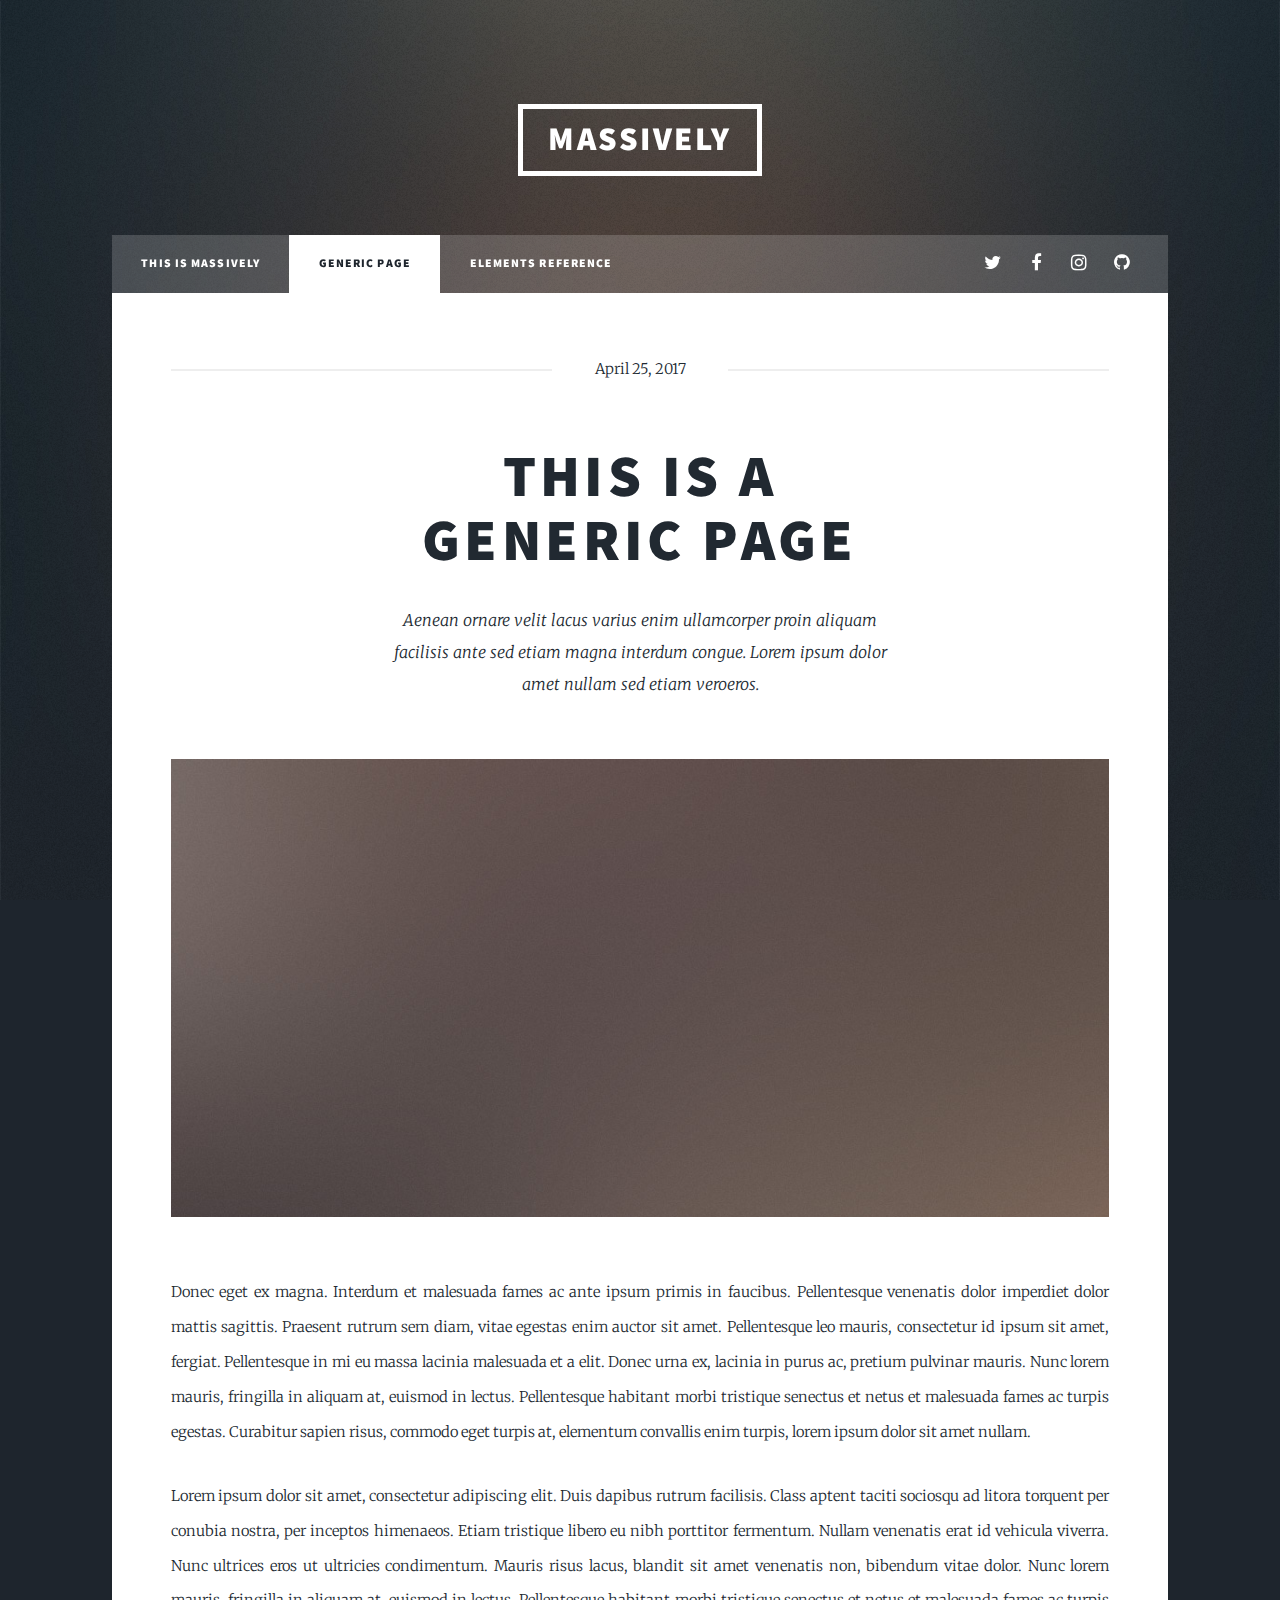
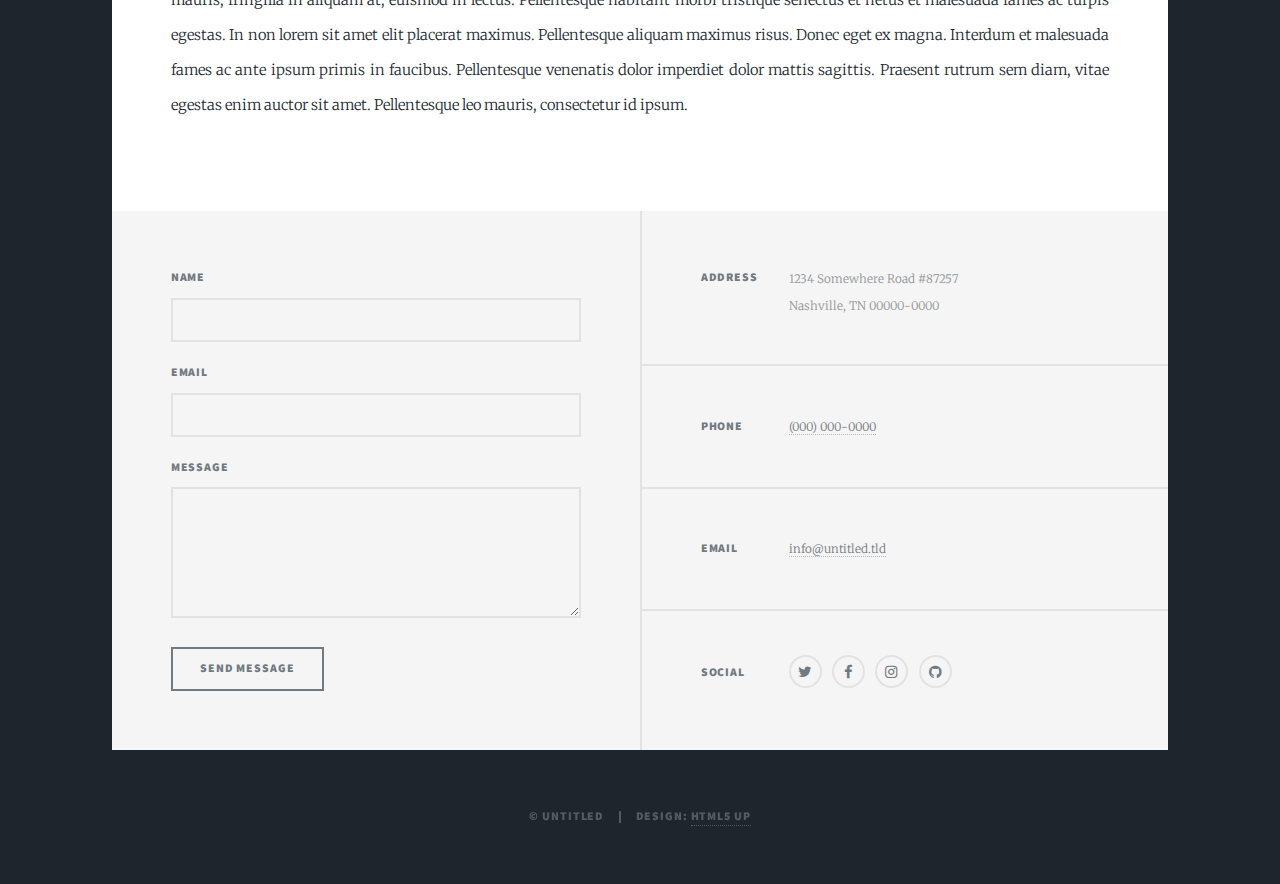
<file: generic.html>
<!DOCTYPE HTML>
<!--
	Massively by HTML5 UP
	html5up.net | @ajlkn
	Free for personal and commercial use under the CCA 3.0 license (html5up.net/license)
-->
<html>
	<head>
		<title>Generic Page - Massively by HTML5 UP</title>
		<meta charset="utf-8" />
		<meta name="viewport" content="width=device-width, initial-scale=1, user-scalable=no" />
		<link rel="stylesheet" href="assets/css/main.css" />
		<noscript><link rel="stylesheet" href="assets/css/noscript.css" /></noscript>
	</head>
	<body class="is-preload">

		<!-- Wrapper -->
			<div id="wrapper">

				<!-- Header -->
					<header id="header">
						<a href="index.html" class="logo">Massively</a>
					</header>

				<!-- Nav -->
					<nav id="nav">
						<ul class="links">
							<li><a href="index.html">This is Massively</a></li>
							<li class="active"><a href="generic.html">Generic Page</a></li>
							<li><a href="elements.html">Elements Reference</a></li>
						</ul>
						<ul class="icons">
							<li><a href="#" class="icon fa-twitter"><span class="label">Twitter</span></a></li>
							<li><a href="#" class="icon fa-facebook"><span class="label">Facebook</span></a></li>
							<li><a href="#" class="icon fa-instagram"><span class="label">Instagram</span></a></li>
							<li><a href="#" class="icon fa-github"><span class="label">GitHub</span></a></li>
						</ul>
					</nav>

				<!-- Main -->
					<div id="main">

						<!-- Post -->
							<section class="post">
								<header class="major">
									<span class="date">April 25, 2017</span>
									<h1>This is a<br />
									Generic Page</h1>
									<p>Aenean ornare velit lacus varius enim ullamcorper proin aliquam<br />
									facilisis ante sed etiam magna interdum congue. Lorem ipsum dolor<br />
									amet nullam sed etiam veroeros.</p>
								</header>
								<div class="image main"><img src="images/pic01.jpg" alt="" /></div>
								<p>Donec eget ex magna. Interdum et malesuada fames ac ante ipsum primis in faucibus. Pellentesque venenatis dolor imperdiet dolor mattis sagittis. Praesent rutrum sem diam, vitae egestas enim auctor sit amet. Pellentesque leo mauris, consectetur id ipsum sit amet, fergiat. Pellentesque in mi eu massa lacinia malesuada et a elit. Donec urna ex, lacinia in purus ac, pretium pulvinar mauris. Nunc lorem mauris, fringilla in aliquam at, euismod in lectus. Pellentesque habitant morbi tristique senectus et netus et malesuada fames ac turpis egestas. Curabitur sapien risus, commodo eget turpis at, elementum convallis enim turpis, lorem ipsum dolor sit amet nullam.</p>
								<p>Lorem ipsum dolor sit amet, consectetur adipiscing elit. Duis dapibus rutrum facilisis. Class aptent taciti sociosqu ad litora torquent per conubia nostra, per inceptos himenaeos. Etiam tristique libero eu nibh porttitor fermentum. Nullam venenatis erat id vehicula viverra. Nunc ultrices eros ut ultricies condimentum. Mauris risus lacus, blandit sit amet venenatis non, bibendum vitae dolor. Nunc lorem mauris, fringilla in aliquam at, euismod in lectus. Pellentesque habitant morbi tristique senectus et netus et malesuada fames ac turpis egestas. In non lorem sit amet elit placerat maximus. Pellentesque aliquam maximus risus. Donec eget ex magna. Interdum et malesuada fames ac ante ipsum primis in faucibus. Pellentesque venenatis dolor imperdiet dolor mattis sagittis. Praesent rutrum sem diam, vitae egestas enim auctor sit amet. Pellentesque leo mauris, consectetur id ipsum.</p>
							</section>

					</div>

				<!-- Footer -->
					<footer id="footer">
						<section>
							<form method="post" action="#">
								<div class="fields">
									<div class="field">
										<label for="name">Name</label>
										<input type="text" name="name" id="name" />
									</div>
									<div class="field">
										<label for="email">Email</label>
										<input type="text" name="email" id="email" />
									</div>
									<div class="field">
										<label for="message">Message</label>
										<textarea name="message" id="message" rows="3"></textarea>
									</div>
								</div>
								<ul class="actions">
									<li><input type="submit" value="Send Message" /></li>
								</ul>
							</form>
						</section>
						<section class="split contact">
							<section class="alt">
								<h3>Address</h3>
								<p>1234 Somewhere Road #87257<br />
								Nashville, TN 00000-0000</p>
							</section>
							<section>
								<h3>Phone</h3>
								<p><a href="#">(000) 000-0000</a></p>
							</section>
							<section>
								<h3>Email</h3>
								<p><a href="#">info@untitled.tld</a></p>
							</section>
							<section>
								<h3>Social</h3>
								<ul class="icons alt">
									<li><a href="#" class="icon alt fa-twitter"><span class="label">Twitter</span></a></li>
									<li><a href="#" class="icon alt fa-facebook"><span class="label">Facebook</span></a></li>
									<li><a href="#" class="icon alt fa-instagram"><span class="label">Instagram</span></a></li>
									<li><a href="#" class="icon alt fa-github"><span class="label">GitHub</span></a></li>
								</ul>
							</section>
						</section>
					</footer>

				<!-- Copyright -->
					<div id="copyright">
						<ul><li>&copy; Untitled</li><li>Design: <a href="https://html5up.net">HTML5 UP</a></li></ul>
					</div>

			</div>

		<!-- Scripts -->
			<script src="assets/js/jquery.min.js"></script>
			<script src="assets/js/jquery.scrollex.min.js"></script>
			<script src="assets/js/jquery.scrolly.min.js"></script>
			<script src="assets/js/browser.min.js"></script>
			<script src="assets/js/breakpoints.min.js"></script>
			<script src="assets/js/util.js"></script>
			<script src="assets/js/main.js"></script>

	</body>
</html>
</file>
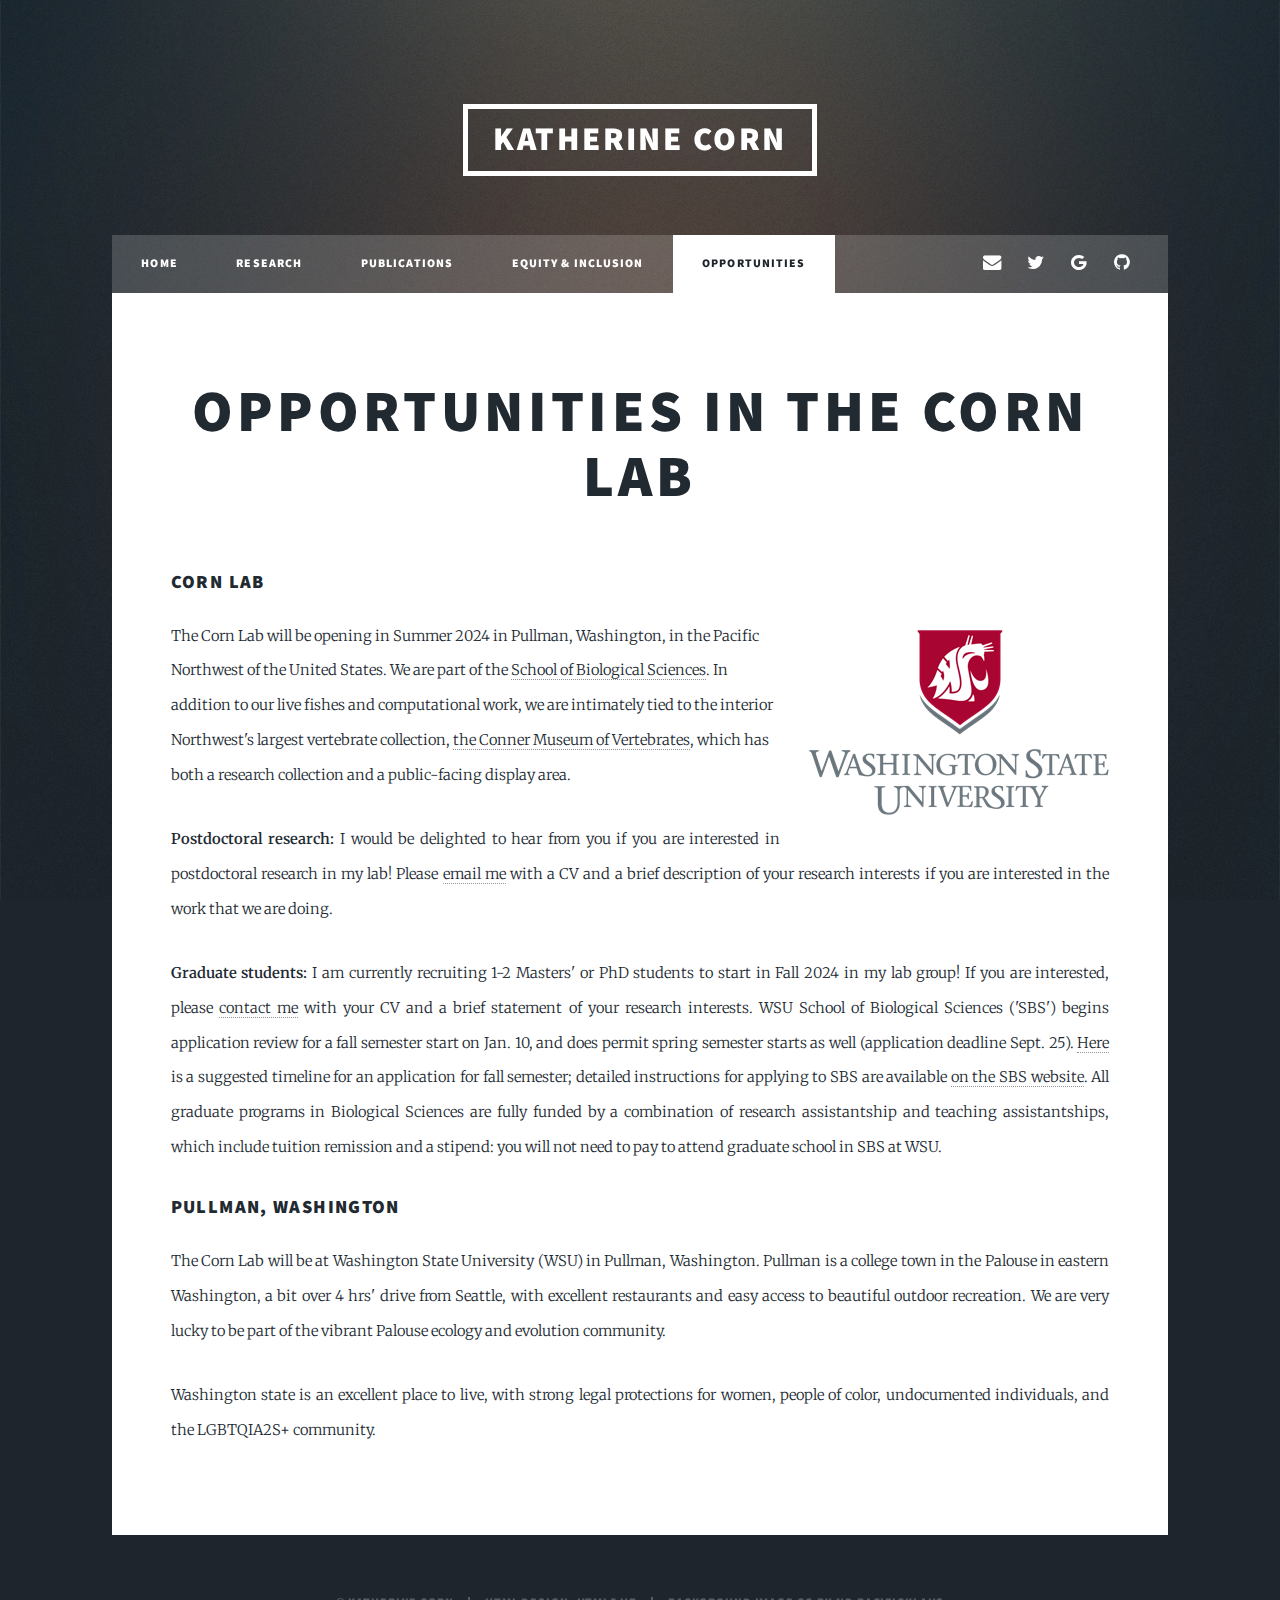
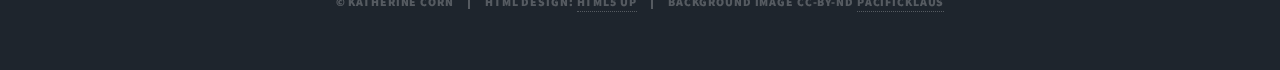
<file: opportunities.html>
<!DOCTYPE HTML>
<!--
	Massively by HTML5 UP
	html5up.net | @ajlkn
	Free for personal and commercial use under the CCA 3.0 license (html5up.net/license)
-->
<html>
	<head>
		<!-- Global site tag (gtag.js) - Google Analytics -->
<script async src="https://www.googletagmanager.com/gtag/js?id=UA-142910172-1"></script>
<script>
  window.dataLayer = window.dataLayer || [];
  function gtag(){dataLayer.push(arguments);}
  gtag('js', new Date());

  gtag('config', 'UA-142910172-1');
</script>

		<title>Opportunities</title>
		<meta charset="utf-8" />
		<meta name="viewport" content="width=device-width, initial-scale=1, user-scalable=no" />
		<link rel="stylesheet" href="assets/css/main.css" />
		<noscript><link rel="stylesheet" href="assets/css/noscript.css" /></noscript>
	</head>
	<body class="is-preload">

		<!-- Wrapper -->
			<div id="wrapper">

				<!-- Header -->
					<header id="header">
						<a href="index.html" class="logo">Katherine Corn</a>
					</header>

				<!-- Nav -->
					<nav id="nav">
						<ul class="links">
							<li><a href="index.html">Home</a></li>
							<li><a href="research.html">Research</a></li>
							<li><a href="publications.html">Publications</a></li>
							<li><a href="dei.html">Equity & Inclusion</a></li>
              <li class="active"><a href="opportunities.html">Opportunities</a></li>
						</ul>
						<ul class="icons">
							<li><a href="mailto:kacorn@ucdavis.edu" class="icon fa-envelope"><span class="label">Email</span></a></li>
							<li><a href="https://twitter.com/damalichthys" class="icon fa-twitter"><span class="label">Twitter</span></a></li>
							<li><a href="https://scholar.google.com/citations?user=JU4gY_wAAAAJ&hl=en" class="icon fa-google"><span class="label">Google Scholar</span></a></li>
							<li><a href="https://www.github.com/kacorn/" class="icon fa-github"><span class="label">GitHub</span></a></li>
						</ul>
					</nav>


				<!-- Main -->
					<div id="main">

						<!-- Post -->
							<section class="post">
								<header class="major">
									<h2>Opportunities in the Corn Lab</h2>
								</header>
						
								<h3>Corn Lab</h3>
								<span><a href="#" class="image right"><img src="images/wsu_logo_wtext.png" alt="Washington State University" /></a></span>The Corn Lab will be opening in Summer 2024 in Pullman, Washington, in the Pacific Northwest of the United States. We are part of the <a href="https://sbs.wsu.edu">School of Biological Sciences</span></a>. In addition to our live fishes and computational work, we are intimately tied to the interior Northwest's largest vertebrate collection, <a href="https://sbs.wsu.edu/conner-museum/">the Conner Museum of Vertebrates</span></a>, which has both a research collection and a public-facing display area.</p>
		
<p><b>Postdoctoral research:</b> I would be delighted to hear from you if you are interested in postdoctoral research in my lab! Please <a href="mailto:katherine.corn@wsu.edu">email me</span></a> with a CV and a brief description of your research interests if you are interested in the work that we are doing.</p>
							
<p><b>Graduate students:</b> I am currently recruiting 1-2 Masters' or PhD students to start in Fall 2024 in my lab group! If you are interested, please <a href="mailto:katherine.corn@wsu.edu">contact me</span></a> with your CV and a brief statement of your research interests. WSU School of Biological Sciences ('SBS') begins application review for a fall semester start on Jan. 10, and does permit spring semester starts as well (application deadline Sept. 25). <a href="/images/Graduate-School-Application-Timeline.png">Here</span></a> is a suggested timeline for an application for fall semester; detailed instructions for applying to SBS are available <a href="https://sbs.wsu.edu/graduate-studies/apply/">on the SBS website</span></a>. All graduate programs in Biological Sciences are fully funded by a combination of research assistantship and teaching assistantships, which include tuition remission and a stipend: you will not need to pay to attend graduate school in SBS at WSU.</p>

								
								<h3>Pullman, Washington</h3>
								<p>The Corn Lab will be at Washington State University (WSU) in Pullman, Washington. Pullman is a college town in the Palouse in eastern Washington, a bit over 4 hrs' drive from Seattle, with excellent restaurants and easy access to beautiful outdoor recreation. We are very lucky to be part of the vibrant Palouse ecology and evolution community.</p>
								<p>Washington state is an excellent place to live, with strong legal protections for women, people of color, undocumented individuals, and the LGBTQIA2S+ community.</p>
				
					</div>


				<!-- Copyright -->
					<div id="copyright">
						<ul><li>&copy; Katherine Corn</li><li>HTML Design: <a href="https://html5up.net">HTML5 UP</a></li><li>Background image CC-BY-ND <a href="https://www.flickr.com/photos/pacificklaus/albums">pacificklaus</a></li></ul>
					</div>

			</div>

		<!-- Scripts -->
			<script src="assets/js/jquery.min.js"></script>
			<script src="assets/js/jquery.scrollex.min.js"></script>
			<script src="assets/js/jquery.scrolly.min.js"></script>
			<script src="assets/js/browser.min.js"></script>
			<script src="assets/js/breakpoints.min.js"></script>
			<script src="assets/js/util.js"></script>
			<script src="assets/js/main.js"></script>

	</body>
</html>
</file>
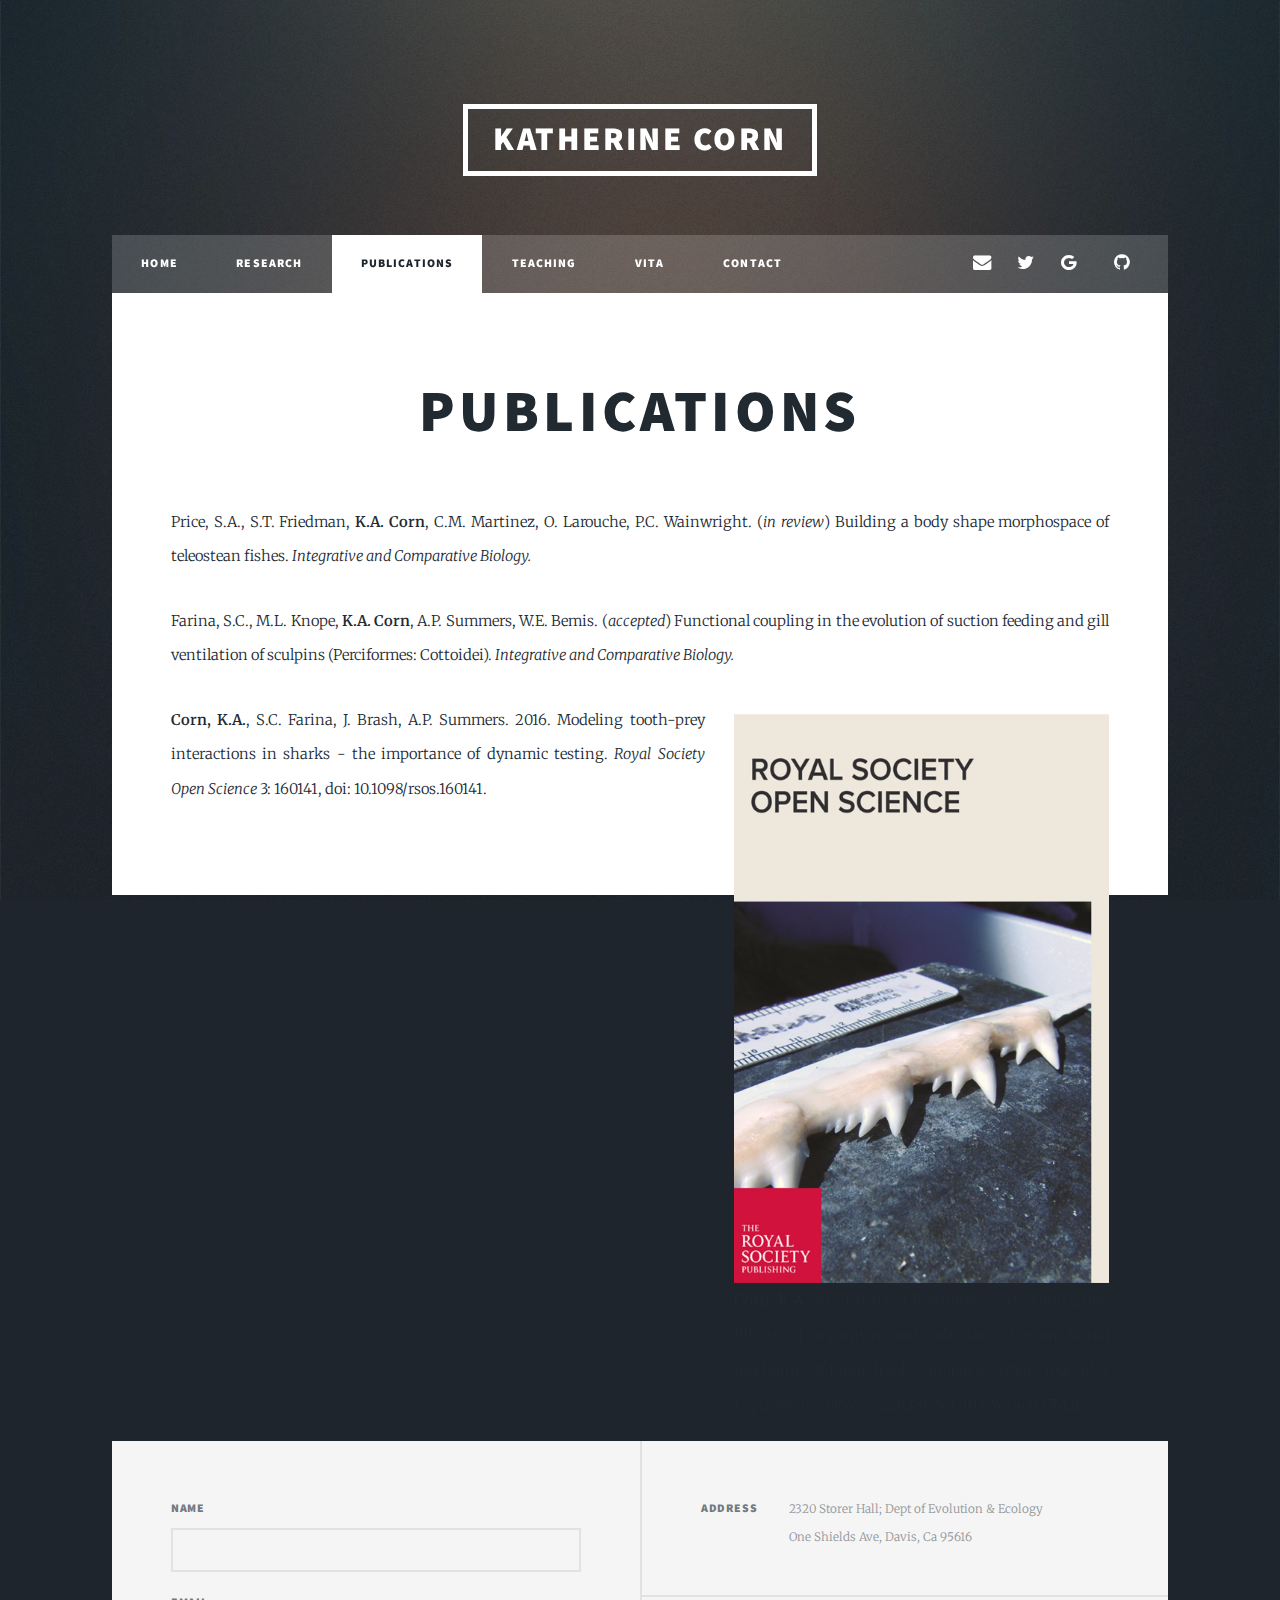
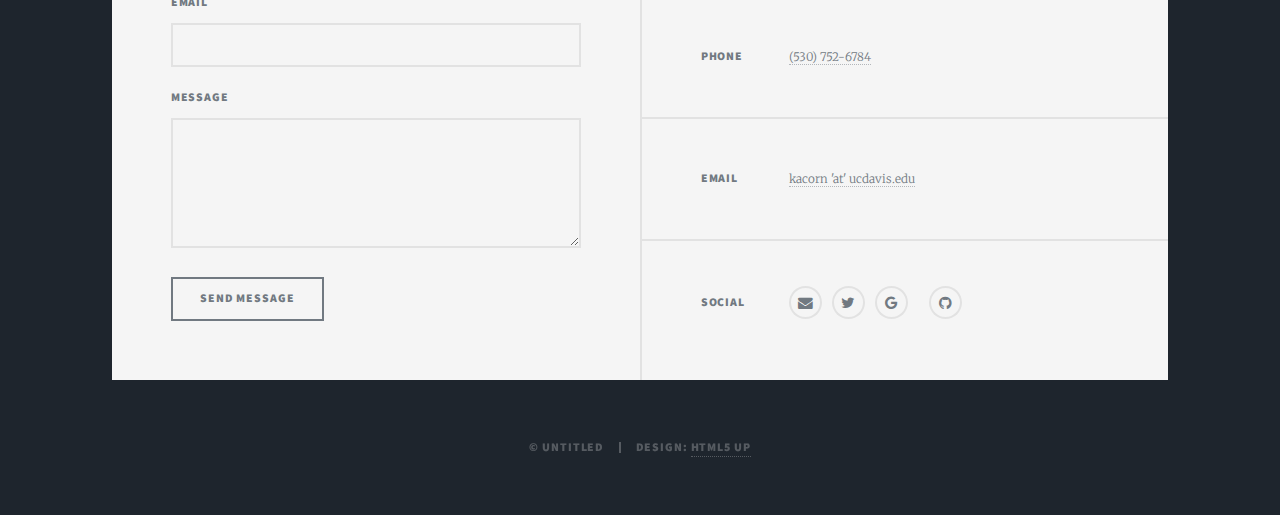
<file: publications.html>
<!DOCTYPE HTML>
<!--
	Massively by HTML5 UP
	html5up.net | @ajlkn
	Free for personal and commercial use under the CCA 3.0 license (html5up.net/license)
-->
<html>
	<head>
		<title>Research</title>
		<meta charset="utf-8" />
		<meta name="viewport" content="width=device-width, initial-scale=1, user-scalable=no" />
		<link rel="stylesheet" href="assets/css/main.css" />
		<noscript><link rel="stylesheet" href="assets/css/noscript.css" /></noscript>
	</head>
	<body class="is-preload">

		<!-- Wrapper -->
			<div id="wrapper">

				<!-- Header -->
					<header id="header">
						<a href="index.html" class="logo">Katherine Corn</a>
					</header>

				<!-- Nav -->
					<nav id="nav">
						<ul class="links">
							<li><a href="index.html">Home</a></li>
							<li><a href="research.html">Research</a></li>
							<li class="active"><a href="publications.html">Publications</a></li>
							<li><a href="teaching.html">Teaching</a></li>
							<li><a href="vita.html">Vita</a></li>
							<li><a href="contact.html">Contact</a></li>
						</ul>
						<ul class="icons">
							<li><a href="mailto:kacorn@ucdavis.edu" class="icon fa-envelope"><span class="label">Email</span></a></li>
							<li><a href="https://twitter.com/damalichthys" class="icon fa-twitter"><span class="label">Twitter</span></a></li>
							<li><a href="https://scholar.google.com/citations?user=JU4gY_wAAAAJ&hl=en" class="icon fa-google"><span class="label">Google Scholar</span></a></li>
							<li><a href="https://www.researchgate.net/profile/Katherine_Corn" class="icon fa-researchgate"><span class="label">ResearchGate</span></a></li>
							<li><a href="https://www.github.com/kacorn/" class="icon fa-github"><span class="label">GitHub</span></a></li>
						</ul>
					</nav>


				<!-- Main -->
					<div id="main">

						<!-- Post -->
							<section class="post">
								<header class="major">
									<h2>Publications</h2>
									
								</header>
								<p>Price, S.A., S.T. Friedman, <b>K.A. Corn</b>, C.M. Martinez, O. Larouche, P.C. Wainwright. (<i>in review</i>) Building a body shape morphospace of teleostean fishes. <i>Integrative and Comparative Biology.</i></p>
								<p>Farina, S.C., M.L. Knope, <b>K.A. Corn</b>, A.P. Summers, W.E. Bemis. (<i>accepted</i>) Functional coupling in the evolution of suction feeding and gill ventilation of sculpins (Perciformes: Cottoidei). <i>Integrative and Comparative Biology.</i></p>
                						<p><span class="image right"><img src="images/RSOS_cover.png" alt="" /><b>Corn, K.A.</b>, S.C. Farina, A.P. Summers, A.C. Gibb. 2018. Effects of organism and substrate size on burial mechanics of English sole, <i>Parophrys vetulus</i>. <i>Journal of Experimental Biology,</i> 221(18), doi: 10.1242/jeb.176131.</p>
                						<p></span><b>Corn, K.A.</b>, S.C. Farina, J. Brash, A.P. Summers. 2016. Modeling tooth-prey interactions in sharks - the importance of dynamic testing. <i>Royal Society Open Science</i> 3: 160141, doi: 10.1098/rsos.160141.</p>
							</section>

					</div>

				<!-- Footer -->
					<footer id="footer">
						<section>
							<form method="post" action="#">
								<div class="fields">
									<div class="field">
										<label for="name">Name</label>
										<input type="text" name="name" id="name" />
									</div>
									<div class="field">
										<label for="email">Email</label>
										<input type="text" name="email" id="email" />
									</div>
									<div class="field">
										<label for="message">Message</label>
										<textarea name="message" id="message" rows="3"></textarea>
									</div>
								</div>
								<ul class="actions">
									<li><input type="submit" value="Send Message" /></li>
								</ul>
							</form>
						</section>
						<section class="split contact">
							<section class="alt">
								<h3>Address</h3>
								<p>2320 Storer Hall; Dept of Evolution & Ecology<br />
                One Shields Ave, Davis, Ca 95616</p>
							</section>
							<section>
								<h3>Phone</h3>
								<p><a href="#">(530) 752-6784</a></p>
							</section>
							<section>
								<h3>Email</h3>
								<p><a href="mailto:kacorn@ucdavis.edu">kacorn 'at' ucdavis.edu</a></p>
							</section>
							<section>
								<h3>Social</h3>
								<ul class="icons alt">
									<li><a href="mailto:kacorn@ucdavis.edu" class="icon alt fa-envelope"><span class="label">Email</span></a></li>
									<li><a href="https://twitter.com/damalichthys" class="icon alt fa-twitter"><span class="label">Twitter</span></a></li>
									<li><a href="https://scholar.google.com/citations?user=JU4gY_wAAAAJ&hl=en" class="icon alt fa-google"><span class="label">Google Scholar</span></a></li>
									<li><a href="https://www.researchgate.net/profile/Katherine_Corn" class="icon alt fa-researchgate"><span class="label">ResearchGate</span></a></li>
									<li><a href="https://www.github.com/kacorn/" class="icon alt fa-github"><span class="label">GitHub</span></a></li>
								</ul>
							</section>
						</section>
					</footer>

				<!-- Copyright -->
					<div id="copyright">
						<ul><li>&copy; Untitled</li><li>Design: <a href="https://html5up.net">HTML5 UP</a></li></ul>
					</div>

			</div>

		<!-- Scripts -->
			<script src="assets/js/jquery.min.js"></script>
			<script src="assets/js/jquery.scrollex.min.js"></script>
			<script src="assets/js/jquery.scrolly.min.js"></script>
			<script src="assets/js/browser.min.js"></script>
			<script src="assets/js/breakpoints.min.js"></script>
			<script src="assets/js/util.js"></script>
			<script src="assets/js/main.js"></script>

	</body>
</html>
</file>
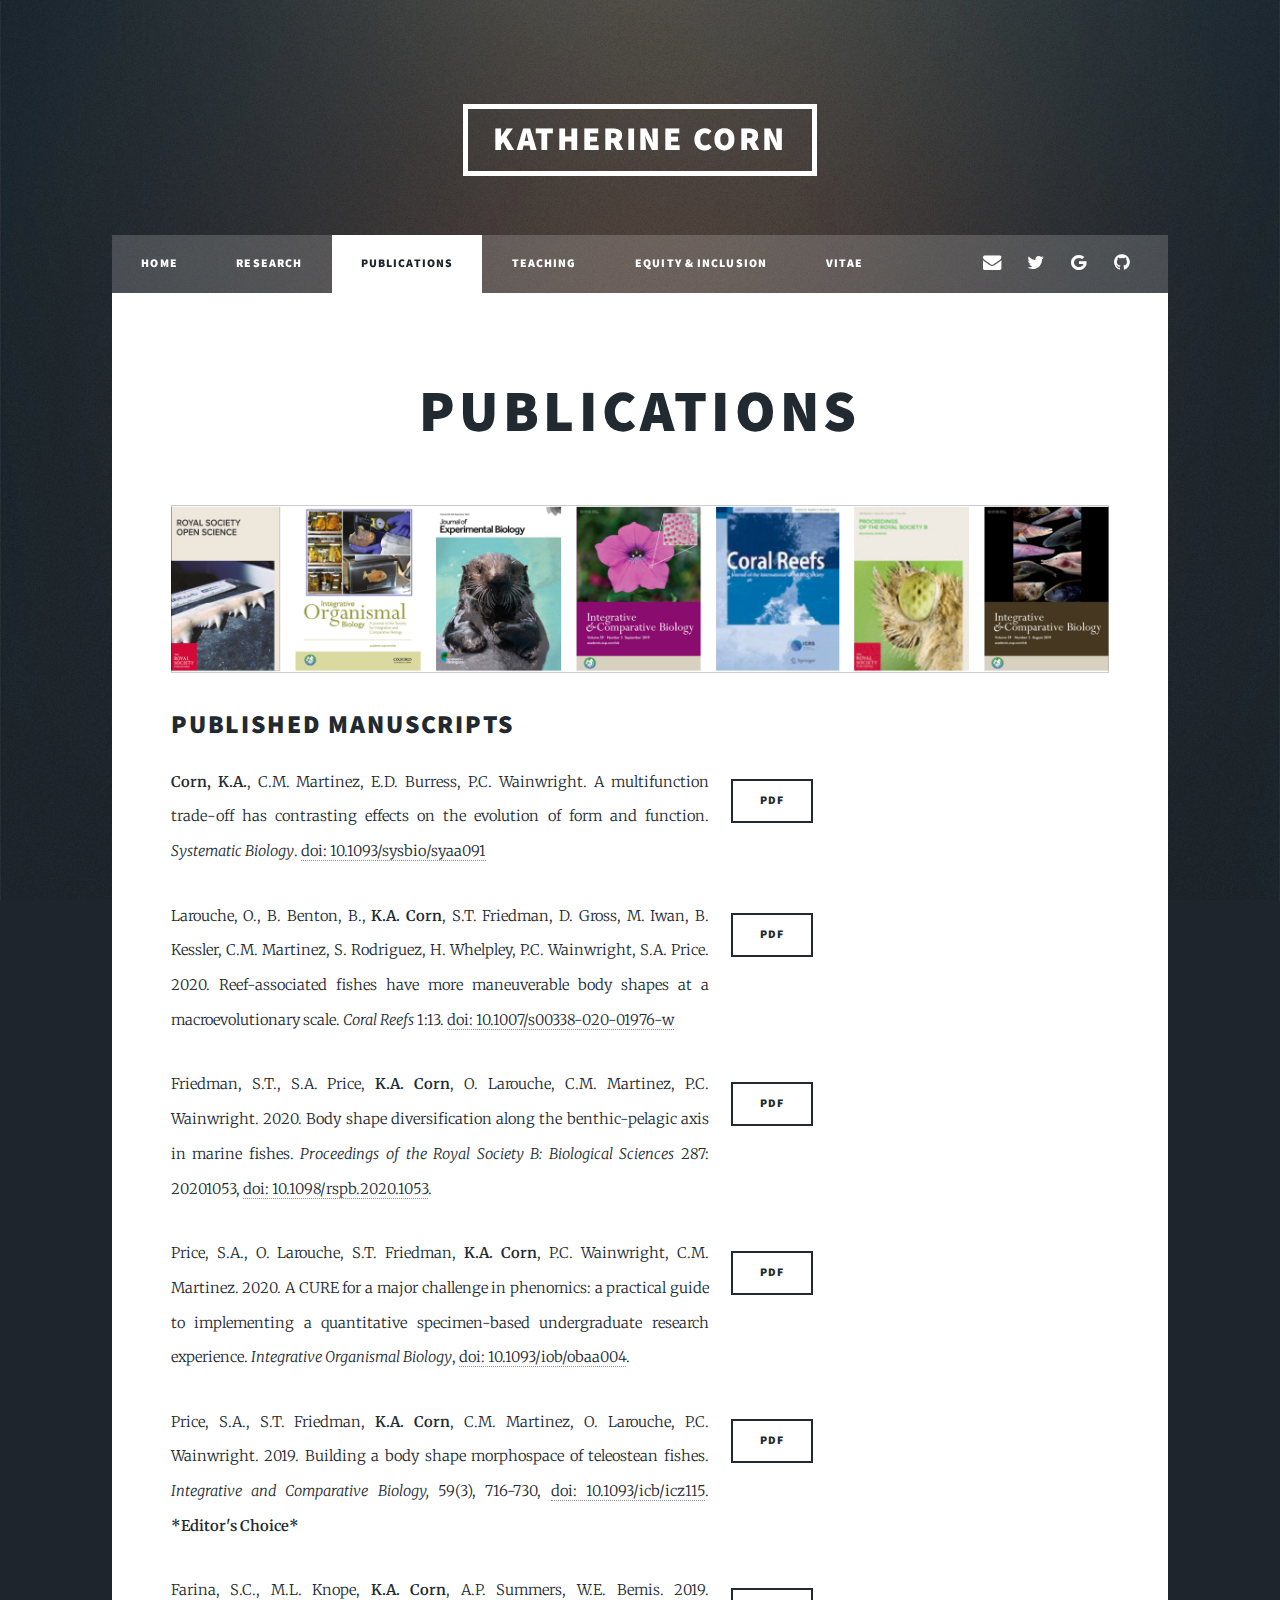
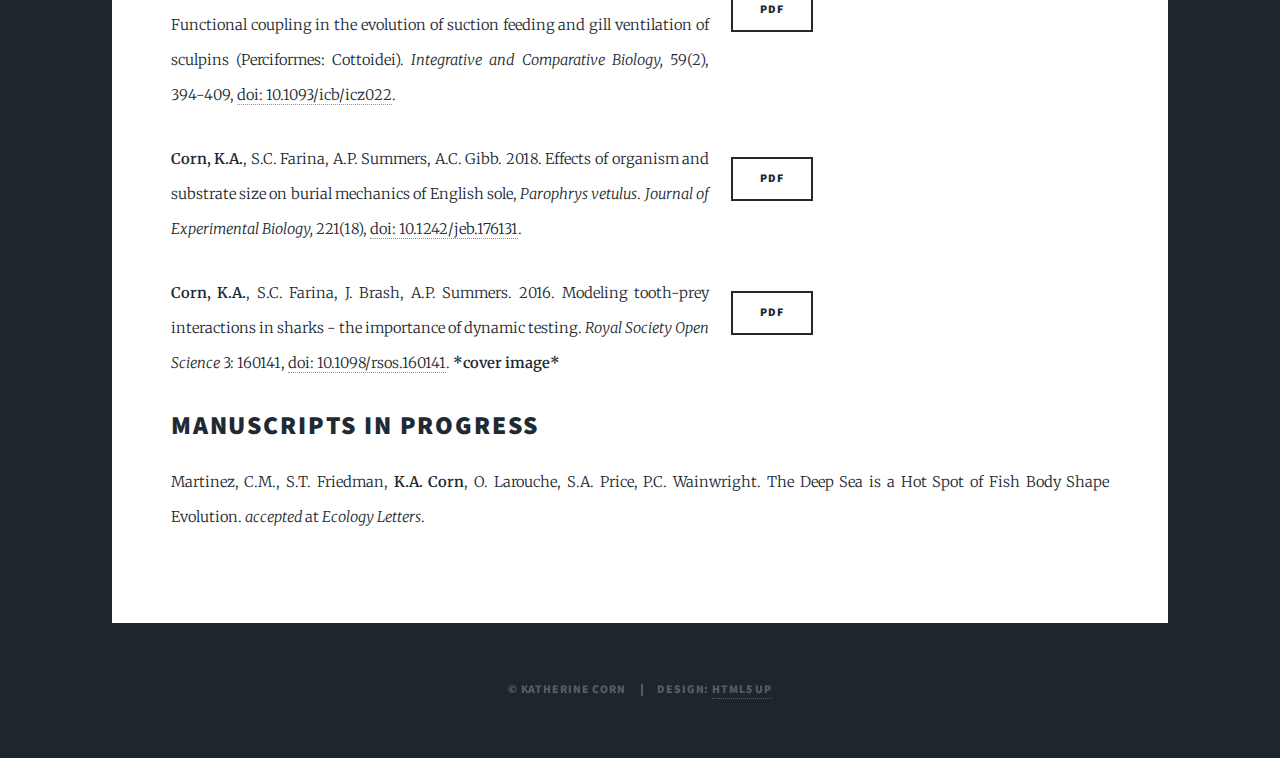
<file: pubs3.html>
<!DOCTYPE HTML>
<!--
	Massively by HTML5 UP
	html5up.net | @ajlkn
	Free for personal and commercial use under the CCA 3.0 license (html5up.net/license)
-->
<html>
	<head>
		<!-- Global site tag (gtag.js) - Google Analytics -->
<script async src="https://www.googletagmanager.com/gtag/js?id=UA-142910172-1"></script>
<script>
  window.dataLayer = window.dataLayer || [];
  function gtag(){dataLayer.push(arguments);}
  gtag('js', new Date());

  gtag('config', 'UA-142910172-1');
</script>


		<title>Publications</title>
		<meta charset="utf-8" />
		<meta name="viewport" content="width=device-width, initial-scale=1, user-scalable=no" />
		<link rel="stylesheet" href="assets/css/main.css" />
		<noscript><link rel="stylesheet" href="assets/css/noscript.css" /></noscript>
	</head>
	<body class="is-preload">

		<!-- Wrapper -->
			<div id="wrapper">

				<!-- Header -->
					<header id="header">
						<a href="index.html" class="logo">Katherine Corn</a>
					</header>

				<!-- Nav -->
					<nav id="nav">
						<ul class="links">
							<li><a href="index.html">Home</a></li>
							<li><a href="research.html">Research</a></li>
							<li class="active"><a href="publications.html">Publications</a></li>
							<li><a href="teaching.html">Teaching</a></li>
							<li><a href="dei.html">Equity & Inclusion</a></li>
							<li><a href="/pdfs/KA Corn CV_website.pdf">Vitae</a></li>
						</ul>
						<ul class="icons">
							<li><a href="mailto:kacorn@ucdavis.edu" class="icon fa-envelope"><span class="label">Email</span></a></li>
							<li><a href="https://twitter.com/damalichthys" class="icon fa-twitter"><span class="label">Twitter</span></a></li>
							<li><a href="https://scholar.google.com/citations?user=JU4gY_wAAAAJ&hl=en" class="icon fa-google"><span class="label">Google Scholar</span></a></li>
							<li><a href="https://www.github.com/kacorn/" class="icon fa-github"><span class="label">GitHub</span></a></li>
						</ul>
					</nav>


				<!-- Main -->
					<div id="main">
						
				<!-- Post -->
							<section class="post">
								<header class="major">
									<h2>Publications</h2>
									
								</header>
								
								<span class="image fit"><img src="images/journal_cover_span_png.png" alt="" /></span>
								
							<h2>Published Manuscripts</h2>
								
				<div class="row">
                							<div class="col-7">
               							
									<p><b>Corn, K.A.</b>, C.M. Martinez, E.D. Burress, P.C. Wainwright. A multifunction trade-off has contrasting effects on the evolution of form and function. <i>Systematic Biology</i>. <a href="https://academic.oup.com/sysbio/advance-article-abstract/doi/10.1093/sysbio/syaa091/6040745?redirectedFrom=fulltext">doi: 10.1093/sysbio/syaa091</a></p>
									</div>
									<div class="col" style="padding-top: 1em">
                					    <a href="/pdfs/Corn_et_al_2021_corrected_proof.pdf" class="button">pdf</a> 
									</div>
									<div class="col">
                					     <div data-badge-type="donut" data-doi="10.1093/sysbio/syaa091" data-condensed="true" data-hide-no-mentions="true" class="altmetric-embed"></div>
									</div>
                  <div class="col">
                               <span class="__dimensions_badge_embed__" data-doi="10.1093/sysbio/syaa091" data-hide-zero-citations="true" data-legend="hover-right" data-style="small_circle"></span><script async src="https://badge.dimensions.ai/badge.js" charset="utf-8"></script>
                  </div>
								</div>
				<div class="row">
                							<div class="col-7">
               							
									<p>Larouche, O., B. Benton, B., <b>K.A. Corn</b>, S.T. Friedman, D. Gross, M. Iwan, B. Kessler, C.M. Martinez, S. Rodriguez, H. Whelpley, P.C. Wainwright, S.A. Price. 2020. Reef-associated fishes have more maneuverable body shapes at a macroevolutionary scale. <i>Coral Reefs</i> 1:13. <a href="https://doi.org/10.1007/s00338-020-01976-w">doi: 10.1007/s00338-020-01976-w</a></p>
									</div>
									<div class="col" style="padding-top: 1em">
                					    <a href="/pdfs/Larouche et al 2020.pdf" class="button">pdf</a> 
									</div>
									<div class="col">
                					     <div data-badge-type="donut" data-doi="10.1007/s00338-020-01976-w" data-condensed="true" data-hide-no-mentions="true" class="altmetric-embed"></div>
									</div>
                  <div class="col">
                               <span class="__dimensions_badge_embed__" data-doi="10.1007/s00338-020-01976-w" data-hide-zero-citations="true" data-legend="hover-right" data-style="small_circle"></span><script async src="https://badge.dimensions.ai/badge.js" charset="utf-8"></script>
                  </div>
								</div>
				<div class="row">
                							<div class="col-7">
               							
										<p>Friedman, S.T., S.A. Price, <b>K.A. Corn</b>, O. Larouche, C.M. Martinez, P.C. Wainwright. 2020. Body shape diversification along the benthic-pelagic axis in marine fishes. <i>Proceedings of the Royal Society B: Biological Sciences</i> 287: 20201053, <a href="https://doi.org/10.1098/rspb.2020.1053">doi: 10.1098/rspb.2020.1053</a>. 
									</div>
									<div class="col" style="padding-top: 1em">
                					    <a href="/pdfs/Friedman et al 2020.pdf" class="button">pdf</a> 
									</div>
									<div class="col">
                					     <div data-badge-type="donut" data-doi="10.1098/rspb.2020.1053" data-condensed="true" data-hide-no-mentions="true" class="altmetric-embed"></div>
									</div>
                  <div class="col">
                               <span class="__dimensions_badge_embed__" data-doi="10.1098/rspb.2020.1053" data-hide-zero-citations="true" data-legend="hover-right" data-style="small_circle"></span><script async src="https://badge.dimensions.ai/badge.js" charset="utf-8"></script>
                  </div>
								</div>
				<div class="row">
                							<div class="col-7">
               							
								<p>Price, S.A., O. Larouche, S.T. Friedman, <b>K.A. Corn</b>, P.C. Wainwright, C.M. Martinez. 2020. A CURE for a major challenge in phenomics: a practical guide to implementing a quantitative specimen-based undergraduate research experience. <i>Integrative Organismal Biology</i>, <a href="https://doi.org/10.1093/iob/obaa004">doi: 10.1093/iob/obaa004</a>.</p>
									</div>
									<div class="col" style="padding-top: 1em">
                					    <a href="/pdfs/Price et al 2020.pdf" class="button">pdf</a> 
									</div>
									<div class="col">
                					     <div data-badge-type="donut" data-doi="10.1093/iob/obaa004" data-condensed="true" data-hide-no-mentions="true" class="altmetric-embed"></div>
									</div>
                  <div class="col">
                              <span class="__dimensions_badge_embed__" data-doi="10.1093/iob/obaa004" data-hide-zero-citations="true" data-legend="hover-right" data-style="small_circle"></span><script async src="https://badge.dimensions.ai/badge.js" charset="utf-8"></script>
                  </div>
								</div>
				<div class="row">
                							<div class="col-7">
               							
								<p>Price, S.A., S.T. Friedman, <b>K.A. Corn</b>, C.M. Martinez, O. Larouche, P.C. Wainwright. 2019. Building a body shape morphospace of teleostean fishes. <i>Integrative and Comparative Biology,</i> 59(3), 716-730, <a href="https://academic.oup.com/icb/article/59/3/716/5523207">doi: 10.1093/icb/icz115</a>. <b>*Editor's Choice*</b></p>
									</div>
									<div class="col" style="padding-top: 1em">
                					    <a href="/pdfs/Price et al 2019 accepted.pdf" class="button">pdf</a> 
									</div>
									<div class="col">
                					     <div data-badge-type="donut" data-doi="10.1093/icb/icz115" data-condensed="true" data-hide-no-mentions="true" class="altmetric-embed"></div>
									</div>
                  <div class="col">
                               <span class="__dimensions_badge_embed__" data-doi="10.1093/icb/icz115" data-hide-zero-citations="true" data-legend="hover-right" data-style="small_circle"></span><script async src="https://badge.dimensions.ai/badge.js" charset="utf-8"></script>
                  </div>
								</div>	
								
				<div class="row">
                							<div class="col-7">
               							
								<p>Farina, S.C., M.L. Knope, <b>K.A. Corn</b>, A.P. Summers, W.E. Bemis. 2019. Functional coupling in the evolution of suction feeding and gill ventilation of sculpins (Perciformes: Cottoidei). <i>Integrative and Comparative Biology,</i> 59(2), 394-409, <a href="https://academic.oup.com/icb/article/59/2/394/5475602">doi: 10.1093/icb/icz022</a>.</p>
									</div>
									<div class="col" style="padding-top: 1em">
                					    <a href="/pdfs/Farina et al 2019.pdf" class="button">pdf</a> 
									</div>
									<div class="col">
                					     <div data-badge-type="donut" data-doi="10.1093/icb/icz022" data-condensed="true" data-hide-no-mentions="true" class="altmetric-embed"></div>
									</div>
                  <div class="col">
                            <span class="__dimensions_badge_embed__" data-doi="10.1093/icb/icz022" data-hide-zero-citations="true" data-legend="hover-right" data-style="small_circle"></span><script async src="https://badge.dimensions.ai/badge.js" charset="utf-8"></script>
                  </div>
								</div>	
								
				<div class="row">
                							<div class="col-7">
               							
								<p> <b>Corn, K.A.</b>, S.C. Farina, A.P. Summers, A.C. Gibb. 2018. Effects of organism and substrate size on burial mechanics of English sole, <i>Parophrys vetulus</i>. <i>Journal of Experimental Biology,</i> 221(18), <a href="https://jeb.biologists.org/content/221/18/jeb176131">doi: 10.1242/jeb.176131</a>.</p>
									</div>
									<div class="col" style="padding-top: 1em">
                					    <a href="/pdfs/Corn et al 2018.pdf" class="button">pdf</a> 
									</div>
									<div class="col">
                					     <div data-badge-type="donut" data-doi="10.1242/jeb.176131" data-condensed="true" data-hide-no-mentions="true" class="altmetric-embed"></div>
									</div>
                  <div class="col">
                            <span class="__dimensions_badge_embed__" data-doi="10.1242/jeb.176131" data-hide-zero-citations="true" data-legend="hover-right" data-style="small_circle"></span><script async src="https://badge.dimensions.ai/badge.js" charset="utf-8"></script>
                  </div>
								</div>
								
				<div class="row">
                							<div class="col-7">
               							
								<p><b>Corn, K.A.</b>, S.C. Farina, J. Brash, A.P. Summers. 2016. Modeling tooth-prey interactions in sharks - the importance of dynamic testing. <i>Royal Society Open Science</i> 3: 160141, <a href="https://royalsocietypublishing.org/doi/10.1098/rsos.160141">doi: 10.1098/rsos.160141</a>. <b>*cover image*</b></p>
									</div>
									<div class="col" style="padding-top: 1em">
                					    <a href="/pdfs/Corn et al 2016.pdf" class="button">pdf</a> 
									</div>
									<div class="col">
                					     <script type="text/javascript" src="https://d1bxh8uas1mnw7.cloudfront.net/assets/embed.js"></script><div class="altmetric-embed" data-badge-type="donut" data-altmetric-id="10374578"></div>

									</div>
                   <div class="col">
                            <span class="__dimensions_badge_embed__" data-doi="10.1098/rsos.160141" data-hide-zero-citations="true" data-legend="hover-right" data-style="small_circle"></span><script async src="https://badge.dimensions.ai/badge.js" charset="utf-8"></script>
                  </div>
								</div>
								
							
								<h2>Manuscripts in Progress</h2>
								<p>Martinez, C.M., S.T. Friedman, <b>K.A. Corn</b>, O. Larouche, S.A. Price, P.C. Wainwright. The Deep Sea is a Hot Spot of Fish Body Shape Evolution. <i>accepted</i> at <i>Ecology Letters</i>.</p>
                						
									</div>
                  
                </div>
						</section>

					</div>


				<!-- Copyright -->
					<div id="copyright">
						<ul><li>&copy; Katherine Corn</li><li>Design: <a href="https://html5up.net">HTML5 UP</a></li></ul>
					</div>

			</div>

		<!-- Scripts -->
			<script src="assets/js/jquery.min.js"></script>
			<script src="assets/js/jquery.scrollex.min.js"></script>
			<script src="assets/js/jquery.scrolly.min.js"></script>
			<script src="assets/js/browser.min.js"></script>
			<script src="assets/js/breakpoints.min.js"></script>
			<script src="assets/js/util.js"></script>
			<script src="assets/js/main.js"></script>

	</body>
</html>
</file>
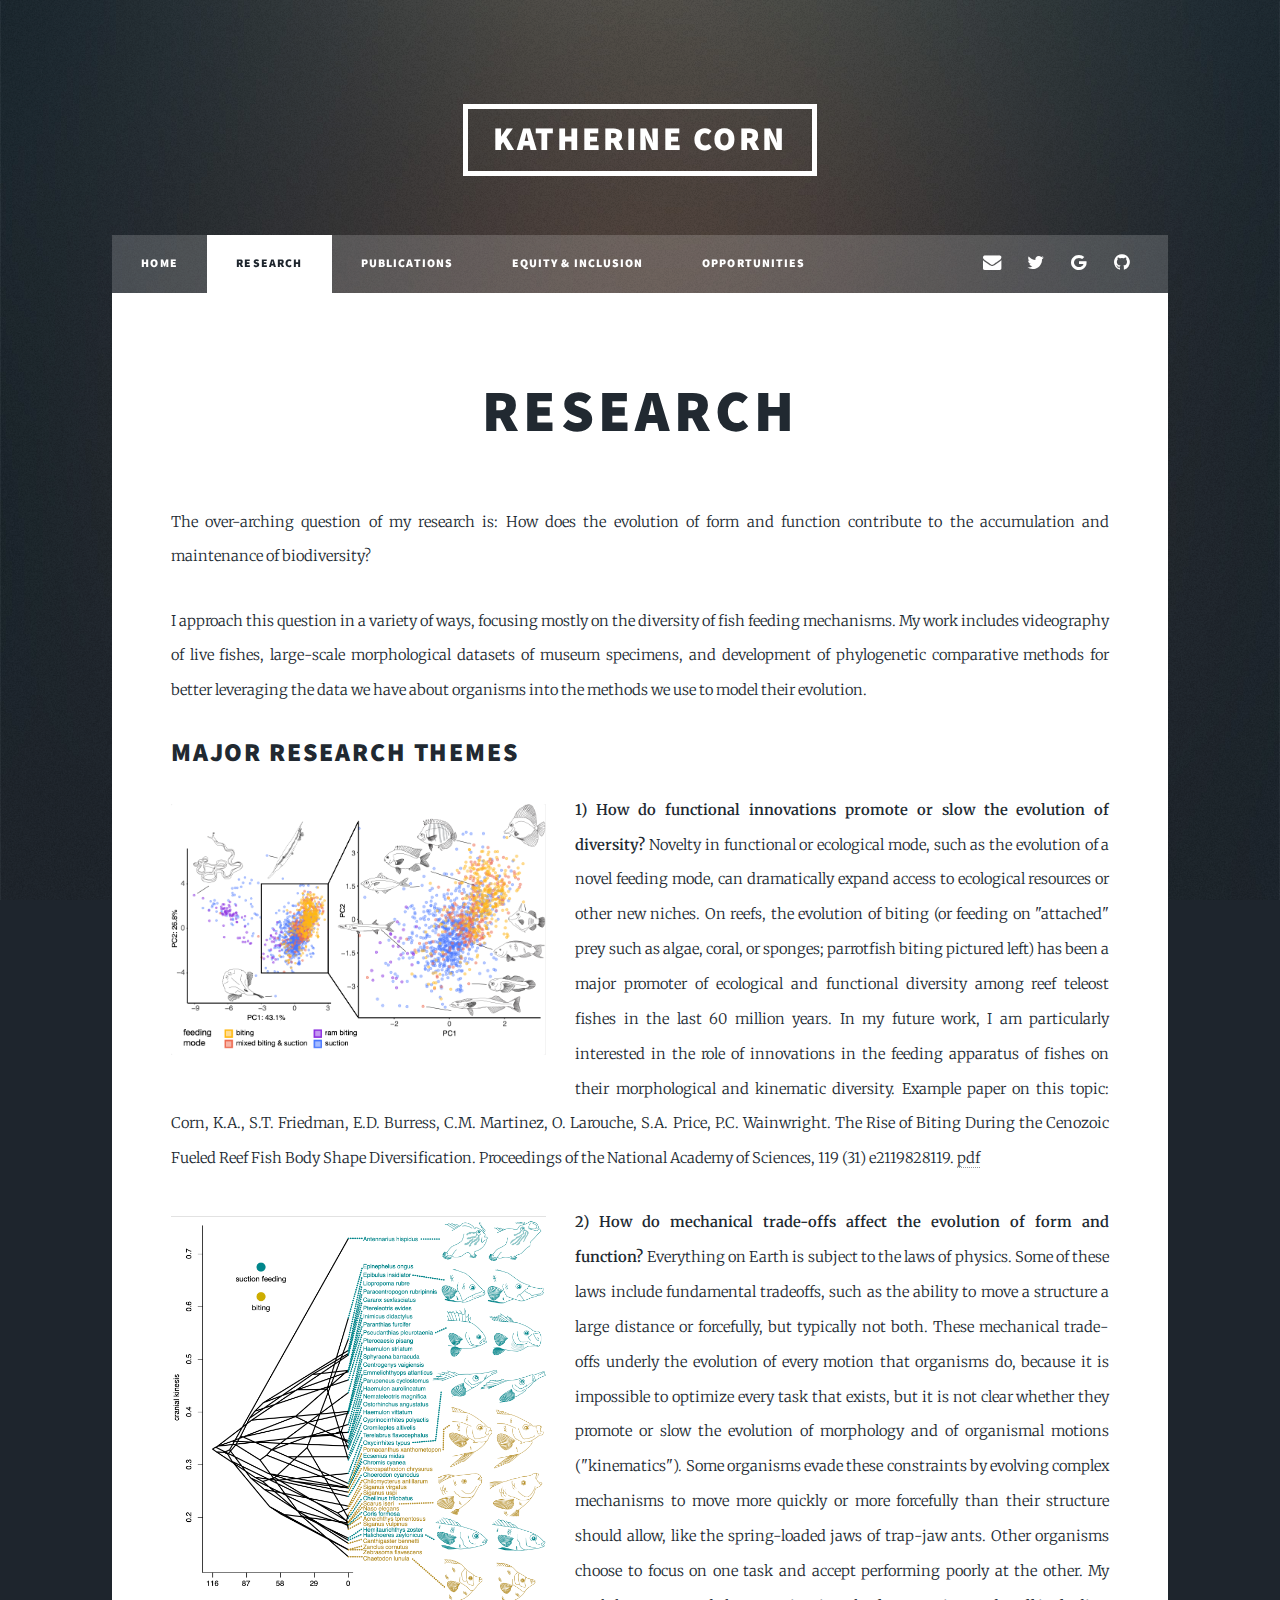
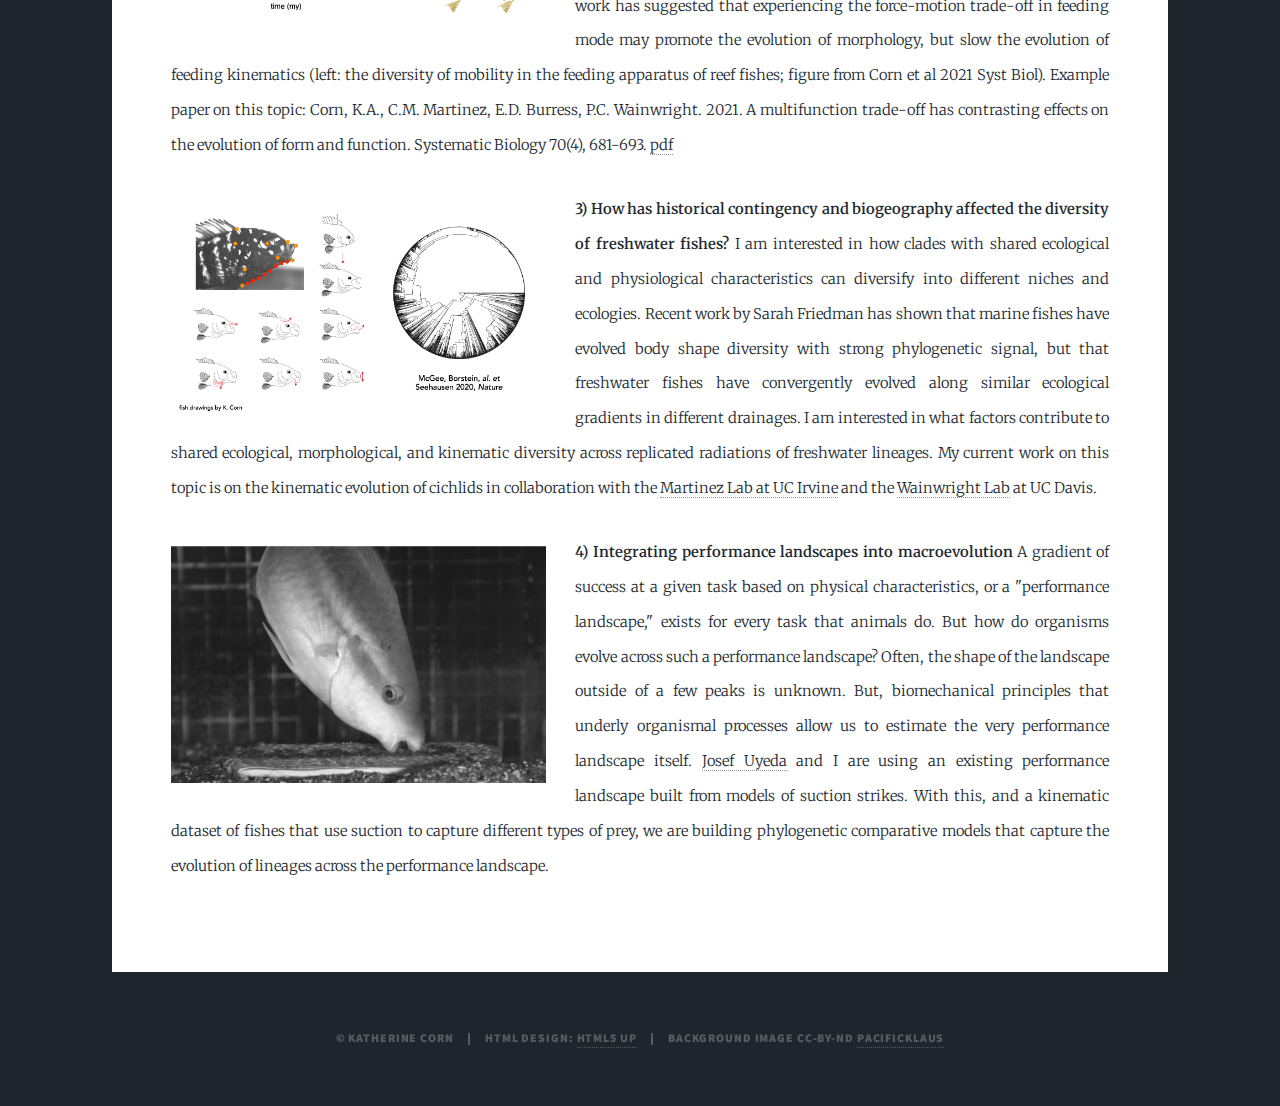
<file: research.html>
<!DOCTYPE HTML>
<!--
	Massively by HTML5 UP
	html5up.net | @ajlkn
	Free for personal and commercial use under the CCA 3.0 license (html5up.net/license)
-->
<html>
	<head>
		<!-- Global site tag (gtag.js) - Google Analytics -->
<script async src="https://www.googletagmanager.com/gtag/js?id=UA-142910172-1"></script>
<script>
  window.dataLayer = window.dataLayer || [];
  function gtag(){dataLayer.push(arguments);}
  gtag('js', new Date());

  gtag('config', 'UA-142910172-1');
</script>

		<title>Research</title>
		<meta charset="utf-8" />
		<meta name="viewport" content="width=device-width, initial-scale=1, user-scalable=no" />
		<link rel="stylesheet" href="assets/css/main.css" />
		<noscript><link rel="stylesheet" href="assets/css/noscript.css" /></noscript>
	</head>
	<body class="is-preload">

		<!-- Wrapper -->
			<div id="wrapper">

				<!-- Header -->
					<header id="header">
						<a href="index.html" class="logo">Katherine Corn</a>
					</header>

				<!-- Nav -->
					<nav id="nav">
						<ul class="links">
							<li><a href="index.html">Home</a></li>
							<li class="active"><a href="research.html">Research</a></li>
							<li><a href="publications.html">Publications</a></li>
							<li><a href="dei.html">Equity & Inclusion</a></li>
							<li><a href="opportunities.html">Opportunities</a></li>
						</ul>
						<ul class="icons">
							<li><a href="mailto:kacorn@ucdavis.edu" class="icon fa-envelope"><span class="label">Email</span></a></li>
							<li><a href="https://twitter.com/damalichthys" class="icon fa-twitter"><span class="label">Twitter</span></a></li>
							<li><a href="https://scholar.google.com/citations?user=JU4gY_wAAAAJ&hl=en" class="icon fa-google"><span class="label">Google Scholar</span></a></li>
							<li><a href="https://www.github.com/kacorn/" class="icon fa-github"><span class="label">GitHub</span></a></li>
						</ul>
					</nav>


				<!-- Main -->
					<div id="main">

						<!-- Post -->
							<section class="post">
								<header class="major">
									<h2>Research</h2>
									
								</header>
								<p>The over-arching question of my research is: How does the evolution of form and function contribute to the accumulation and maintenance of biodiversity?</p>
								<p> I approach this question in a variety of ways, focusing mostly on the diversity of fish feeding mechanisms. My work includes videography of live fishes, large-scale morphological datasets of museum specimens, and development of phylogenetic comparative methods for better leveraging the data we have about organisms into the methods we use to model their evolution.
								<h2>Major research themes</h2>
								<p><span class="image left"><img src="images
/Fish_diversity_image.png" alt="Diversity of body shape among reef fishes that use different feeding moes; figure from Corn et al 2022 PNAS"/></span><b>1) How do functional innovations promote or slow the evolution of diversity?</b> Novelty in functional or ecological mode, such as the evolution of a novel feeding mode, can dramatically expand access to ecological resources or other new niches. On reefs, the evolution of biting (or feeding on "attached" prey such as algae, coral, or sponges; parrotfish biting pictured left) has been a major promoter of ecological and functional diversity among reef teleost fishes in the last 60 million years. In my future work, I am particularly interested in the role of innovations in the feeding apparatus of fishes on their morphological and kinematic diversity.
									
								Example paper on this topic: Corn, K.A., S.T. Friedman, E.D. Burress, C.M. Martinez, O. Larouche, S.A. Price, P.C. Wainwright. The Rise of Biting During the Cenozoic Fueled Reef Fish Body Shape Diversification. Proceedings of the National Academy of Sciences, 119 (31) e2119828119. <a href="/pdfs/Corn et al 2022 PNAS.pdf">pdf</a></p>
								
								<p><span class="image left"><img src="/images/RFK_Figure_4.png" alt="The evolutionary history of cranial mobility among reef fishes: suction feeders, which are not subject a trade-off, evolve motion "kinesis" faster than biters; biters, which do experience the trade-off between force and motion, evolve morphology faster than suction feeders; figure from Corn et al 2021 Syst Biol"/></span><b>2) How do mechanical trade-offs affect the evolution of form and function?</b> Everything on Earth is subject to the laws of physics. Some of these laws include fundamental tradeoffs, such as the ability to move a structure a large distance or forcefully, but typically not both. These mechanical trade-offs underly the evolution of every motion that organisms do, because it is impossible to optimize every task that exists, but it is not clear whether they promote or slow the evolution of morphology and of organismal motions ("kinematics"). Some organisms evade these constraints by evolving complex mechanisms to move more quickly or more forcefully than their structure should allow, like the spring-loaded jaws of trap-jaw ants. Other organisms choose to focus on one task and accept performing poorly at the other. My work has suggested that experiencing the force-motion trade-off in feeding mode may promote the evolution of morphology, but slow the evolution of feeding kinematics (left: the diversity of mobility in the feeding apparatus of reef fishes; figure from Corn et al 2021 Syst Biol).
									
								Example paper on this topic: Corn, K.A., C.M. Martinez, E.D. Burress, P.C. Wainwright. 2021. A multifunction trade-off has contrasting effects on the evolution of form and function. Systematic Biology 70(4), 681-693. <a href="/pdfs/Corn et al 2021 Sys Bio.pdf">pdf</a></p>
								<p><span class="image left"><img src="/images/cichlid_diversity_proj_slide.png" alt="Workflow of using geometric morphometrics to capture shape change of the skull from feeding videos, to explore variation in kinematics among feeding strikes. Fish drawings by Katherine Corn."/></span><b>3) How has historical contingency and biogeography affected the diversity of freshwater fishes?</b> I am interested in how clades with shared ecological and physiological characteristics can diversify into different niches and ecologies. Recent work by Sarah Friedman has shown that marine fishes have evolved body shape diversity with strong phylogenetic signal, but that freshwater fishes have convergently evolved along similar ecological gradients in different drainages. I am interested in what factors contribute to shared ecological, morphological, and kinematic diversity across replicated radiations of freshwater lineages. My current work on this topic is on the kinematic evolution of cichlids in collaboration with the <a href="https://fishmorph.com">Martinez Lab at UC Irvine</a> and the <a href="https://fishlab.ucdavis.edu">Wainwright Lab</a> at UC Davis.</p>
								
								<p><span class="image left"><img src="/images/parrotfish_biting.png" alt="A striped parrotfish, Scarus iseri, scrapes algae off a block in the lab at UC Davis. Image by Katherine Corn."/></span><b>4) Integrating performance landscapes into macroevolution</b> A gradient of success at a given task based on physical characteristics, or a "performance landscape," exists for every task that animals do. But how do organisms evolve across such a performance landscape? Often, the shape of the landscape outside of a few peaks is unknown. But, biomechanical principles that underly organismal processes allow us to estimate the very performance landscape itself. <a href="https://uyedalab.com">Josef Uyeda</a> and I are using an existing performance landscape built from models of suction strikes. With this, and a kinematic dataset of fishes that use suction to capture different types of prey, we are building phylogenetic comparative models that capture the evolution of lineages across the performance landscape.</p>
							
							</section>

					</div>


				<!-- Copyright -->
					<div id="copyright">
<ul><li>&copy; Katherine Corn</li><li>HTML Design: <a href="https://html5up.net">HTML5 UP</a></li><li>Background image CC-BY-ND <a href="https://www.flickr.com/photos/pacificklaus/albums">pacificklaus</a></li></ul>
										</div>

			</div>

		<!-- Scripts -->
			<script src="assets/js/jquery.min.js"></script>
			<script src="assets/js/jquery.scrollex.min.js"></script>
			<script src="assets/js/jquery.scrolly.min.js"></script>
			<script src="assets/js/browser.min.js"></script>
			<script src="assets/js/breakpoints.min.js"></script>
			<script src="assets/js/util.js"></script>
			<script src="assets/js/main.js"></script>

	</body>
</html>
</file>
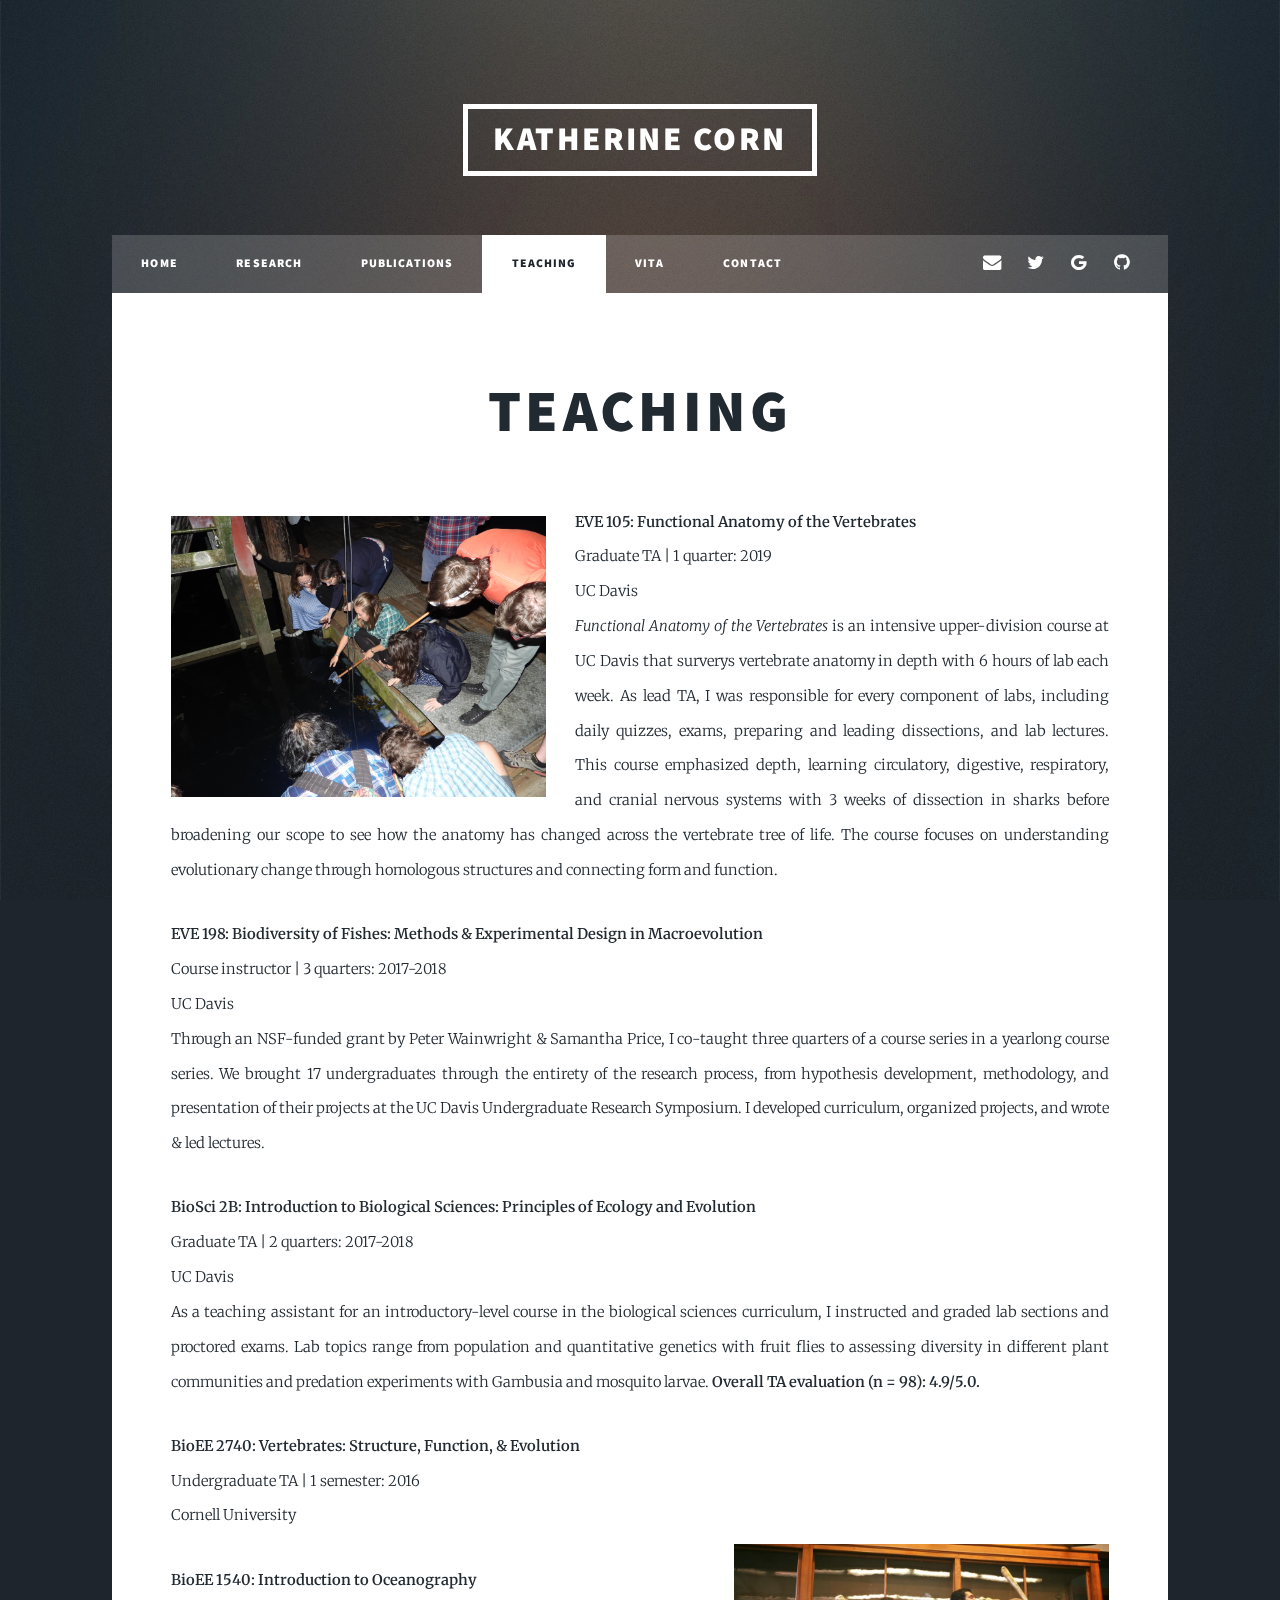
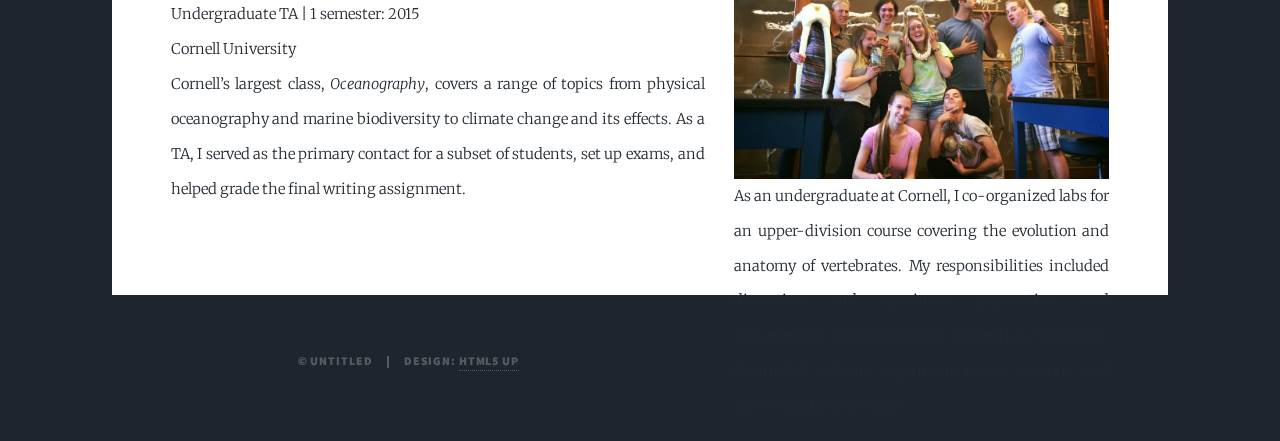
<file: teaching.html>
<!DOCTYPE HTML>
<!--
	Massively by HTML5 UP
	html5up.net | @ajlkn
	Free for personal and commercial use under the CCA 3.0 license (html5up.net/license)
-->
<html>
	<head>
		<title>Teaching</title>
		<meta charset="utf-8" />
		<meta name="viewport" content="width=device-width, initial-scale=1, user-scalable=no" />
		<link rel="stylesheet" href="assets/css/main.css" />
		<noscript><link rel="stylesheet" href="assets/css/noscript.css" /></noscript>
	</head>
	<body class="is-preload">

		<!-- Wrapper -->
			<div id="wrapper">

				<!-- Header -->
					<header id="header">
						<a href="index.html" class="logo">Katherine Corn</a>
					</header>

				<!-- Nav -->
					<nav id="nav">
						<ul class="links">
							<li><a href="index.html">Home</a></li>
							<li><a href="research.html">Research</a></li>
							<li><a href="publications.html">Publications</a></li>
							<li class="active"><a href="teaching.html">Teaching</a></li>
							<li><a href="vita.html">Vita</a></li>
							<li><a href="contact.html">Contact</a></li>
						</ul>
						<ul class="icons">
							<li><a href="mailto:kacorn@ucdavis.edu" class="icon fa-envelope"><span class="label">Email</span></a></li>
							<li><a href="https://twitter.com/damalichthys" class="icon fa-twitter"><span class="label">Twitter</span></a></li>
							<li><a href="https://scholar.google.com/citations?user=JU4gY_wAAAAJ&hl=en" class="icon fa-google"><span class="label">Google Scholar</span></a></li>
							<li><a href="https://www.github.com/kacorn/" class="icon fa-github"><span class="label">GitHub</span></a></li>
						</ul>
					</nav>


				<!-- Main -->
					<div id="main">

						<!-- Post -->
							<section class="post">
								<header class="major">
									<h2>Teaching</h2>
									
								</header>
                
                    
<p><span class="image left"><img src="images/nightlighting.jpg" alt="" /></span><b>EVE 105: Functional Anatomy of the Vertebrates</b> <br />
                                                                                         Graduate TA | 1 quarter: 2019<br />
                                                                                         UC Davis <br />

						<i>Functional Anatomy of the Vertebrates</i> is an intensive upper-division course at UC Davis that surverys vertebrate anatomy in depth with 6 hours of lab each week. As lead TA, I was responsible for every component of labs, including daily quizzes, exams, preparing and leading dissections, and lab lectures. This course emphasized depth, learning circulatory, digestive, respiratory, and cranial nervous systems with 3 weeks of dissection in sharks before broadening our scope to see how the anatomy has changed across the vertebrate tree of life. The course focuses on understanding evolutionary change through homologous structures and connecting form and function.</p>
																				
<p></span><b>EVE 198: Biodiversity of Fishes: Methods & Experimental Design in Macroevolution</b> <br />
Course instructor | 3 quarters: 2017-2018<br />
UC Davis <br />

Through an NSF-funded grant by Peter Wainwright & Samantha Price, I co-taught three quarters of a course series in a yearlong course series. We brought 17 undergraduates through the entirety of the research process, from hypothesis development, methodology, and presentation of their projects at the UC Davis Undergraduate Research Symposium. I developed curriculum, organized projects, and wrote & led lectures.</p>
							
											
<p><b>BioSci 2B: Introduction to Biological Sciences: Principles of Ecology and Evolution</b> <br />
Graduate TA | 2 quarters: 2017-2018<br />
UC Davis <br />

As a teaching assistant for an introductory-level course in the biological sciences curriculum, I instructed and graded lab sections and proctored exams. Lab topics range from population and quantitative genetics with fruit flies to assessing diversity in different plant communities and predation experiments with Gambusia and mosquito larvae. <b>Overall TA evaluation (n = 98): 4.9/5.0.</b>
</p>

<p><b>BioEE 2740: Vertebrates: Structure, Function, & Evolution</b> <br />
Undergraduate TA | 1 semester: 2016<br />
Cornell University <br />

<span class="image right"><img src="images/verts_cornell.jpg" alt="" />As an undergraduate at Cornell, I co-organized labs for an upper-division course covering the evolution and anatomy of vertebrates. My responsibilities included dissection and specimen preparation and management for laboratories, presenting specimens during lab sections, organizing review sessions, and proctoring lab practicals.

				
<p><b>BioEE 1540: Introduction to Oceanography</b> <br />
Undergraduate TA | 1 semester: 2015<br />
Cornell University <br />

Cornell’s largest class, <i>Oceanography</i>, covers a range of topics from physical oceanography and marine biodiversity to climate change and its effects. As a TA, I served as the primary contact for a subset of students, set up exams, and helped grade the final writing assignment.
</p>							

					
          
 
						</div>
            </section>
            
            
				

				<!-- Copyright -->
					<div id="copyright">
						<ul><li>&copy; Untitled</li><li>Design: <a href="https://html5up.net">HTML5 UP</a></li></ul>
					</div>

			</div>

		<!-- Scripts -->
			<script src="assets/js/jquery.min.js"></script>
			<script src="assets/js/jquery.scrollex.min.js"></script>
			<script src="assets/js/jquery.scrolly.min.js"></script>
			<script src="assets/js/browser.min.js"></script>
			<script src="assets/js/breakpoints.min.js"></script>
			<script src="assets/js/util.js"></script>
			<script src="assets/js/main.js"></script>

	</body>
</html>
</file>
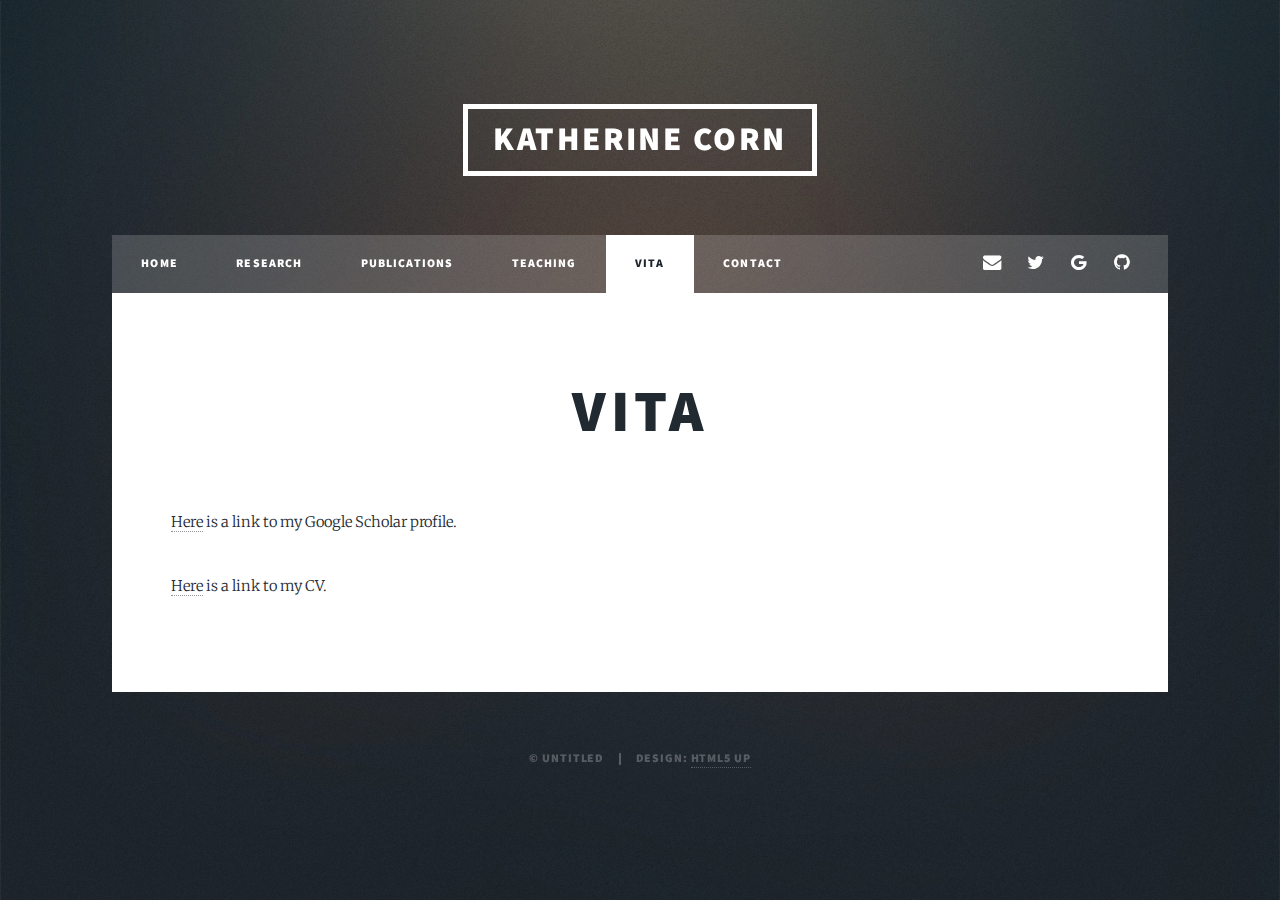
<file: vita.html>
<!DOCTYPE HTML>
<!--
	Massively by HTML5 UP
	html5up.net | @ajlkn
	Free for personal and commercial use under the CCA 3.0 license (html5up.net/license)
-->
<html>
	<head>
		<title>Vita</title>
		<meta charset="utf-8" />
		<meta name="viewport" content="width=device-width, initial-scale=1, user-scalable=no" />
		<link rel="stylesheet" href="assets/css/main.css" />
		<noscript><link rel="stylesheet" href="assets/css/noscript.css" /></noscript>
	</head>
	<body class="is-preload">

		<!-- Wrapper -->
			<div id="wrapper">

				<!-- Header -->
					<header id="header">
						<a href="index.html" class="logo">Katherine Corn</a>
					</header>

				<!-- Nav -->
					<nav id="nav">
						<ul class="links">
							<li><a href="index.html">Home</a></li>
							<li><a href="research.html">Research</a></li>
							<li><a href="publications.html">Publications</a></li>
							<li><a href="teaching.html">Teaching</a></li>
							<li class="active"><a href="vita.html">Vita</a></li>
							<li><a href="contact.html">Contact</a></li>
						</ul>
						<ul class="icons">
							<li><a href="mailto:kacorn@ucdavis.edu" class="icon fa-envelope"><span class="label">Email</span></a></li>
							<li><a href="https://twitter.com/damalichthys" class="icon fa-twitter"><span class="label">Twitter</span></a></li>
							<li><a href="https://scholar.google.com/citations?user=JU4gY_wAAAAJ&hl=en" class="icon fa-google"><span class="label">Google Scholar</span></a></li>
							<li><a href="https://www.github.com/kacorn/" class="icon fa-github"><span class="label">GitHub</span></a></li>
						</ul>
					</nav>


				<!-- Main -->
					<div id="main">

						<!-- Post -->
							<section class="post">
								<header class="major">
									<h2>Vita</h2>
									
								</header>
								<p><a href="https://scholar.google.com/citations?user=JU4gY_wAAAAJ&hl=en">Here</a> is a link to my Google Scholar profile.</p>
                <p><a href="/assetsCVLINK">Here</a> is a link to my CV.</p>
							</section>

					</div>


				<!-- Copyright -->
					<div id="copyright">
						<ul><li>&copy; Untitled</li><li>Design: <a href="https://html5up.net">HTML5 UP</a></li></ul>
					</div>

			</div>

		<!-- Scripts -->
			<script src="assets/js/jquery.min.js"></script>
			<script src="assets/js/jquery.scrollex.min.js"></script>
			<script src="assets/js/jquery.scrolly.min.js"></script>
			<script src="assets/js/browser.min.js"></script>
			<script src="assets/js/breakpoints.min.js"></script>
			<script src="assets/js/util.js"></script>
			<script src="assets/js/main.js"></script>

	</body>
</html>
</file>
<file: assets/css/main.css>
@import url(font-awesome.min.css);
@import url("https://fonts.googleapis.com/css?family=Merriweather:300,700,300italic,700italic|Source+Sans+Pro:900");

/*
	Massively by HTML5 UP
	html5up.net | @ajlkn
	Free for personal and commercial use under the CCA 3.0 license (html5up.net/license)
*/

html, body, div, span, applet, object,
iframe, h1, h2, h3, h4, h5, h6, p, blockquote,
pre, a, abbr, acronym, address, big, cite,
code, del, dfn, em, img, ins, kbd, q, s, samp,
small, strike, strong, sub, sup, tt, var, b,
u, i, center, dl, dt, dd, ol, ul, li, fieldset,
form, label, legend, table, caption, tbody,
tfoot, thead, tr, th, td, article, aside,
canvas, details, embed, figure, figcaption,
footer, header, hgroup, menu, nav, output, ruby,
section, summary, time, mark, audio, video {
	margin: 0;
	padding: 0;
	border: 0;
	font-size: 100%;
	font: inherit;
	vertical-align: baseline;}

article, aside, details, figcaption, figure,
footer, header, hgroup, menu, nav, section {
	display: block;}

body {
	line-height: 1;
}

ol, ul {
	list-style: none;
}

blockquote, q {
	quotes: none;
}

	blockquote:before, blockquote:after, q:before, q:after {
		content: '';
		content: none;
	}

table {
	border-collapse: collapse;
	border-spacing: 0;
}

body {
	-webkit-text-size-adjust: none;
}

mark {
	background-color: transparent;
	color: inherit;
}

input::-moz-focus-inner {
	border: 0;
	padding: 0;
}

input, select, textarea {
	-moz-appearance: none;
	-webkit-appearance: none;
	-ms-appearance: none;
	appearance: none;
}

/* Basic */

	@-ms-viewport {
		width: device-width;
	}

	body {
		-ms-overflow-style: scrollbar;
	}

	@media screen and (max-width: 480px) {

		html, body {
			min-width: 320px;
		}

	}

	html {
		box-sizing: border-box;
	}

	*, *:before, *:after {
		box-sizing: inherit;
	}

	body {
		background-color: #1e252d;
	}

		body.is-preload *, body.is-preload *:before, body.is-preload *:after {
			-moz-animation: none !important;
			-webkit-animation: none !important;
			-ms-animation: none !important;
			animation: none !important;
			-moz-transition: none !important;
			-webkit-transition: none !important;
			-ms-transition: none !important;
			transition: none !important;
		}

/* Type */

	html {
		font-size: 16pt;
	}

		@media screen and (max-width: 1680px) {

			html {
				font-size: 12pt;
			}

		}

		@media screen and (max-width: 1280px) {

			html {
				font-size: 11pt;
			}

		}

		@media screen and (max-width: 360px) {

			html {
				font-size: 10pt;
			}

		}

	body {
		color: #212931;
	}

	body, input, select, textarea {
		font-family: "Merriweather", Georgia, serif;
		font-weight: 300;
		font-size: 1rem;
		line-height: 2.375;
	}

	a {
		-moz-transition: color 0.2s ease-in-out, background-color 0.2s ease-in-out, border-color 0.2s ease-in-out, box-shadow 0.2s ease-in-out;
		-webkit-transition: color 0.2s ease-in-out, background-color 0.2s ease-in-out, border-color 0.2s ease-in-out, box-shadow 0.2s ease-in-out;
		-ms-transition: color 0.2s ease-in-out, background-color 0.2s ease-in-out, border-color 0.2s ease-in-out, box-shadow 0.2s ease-in-out;
		transition: color 0.2s ease-in-out, background-color 0.2s ease-in-out, border-color 0.2s ease-in-out, box-shadow 0.2s ease-in-out;
		border-bottom: dotted 1px;
		text-decoration: none;
	}

		a:hover {
			border-bottom-color: transparent;
		}

	strong, b {
		font-weight: 600;
	}

	em, i {
		font-style: italic;
	}

	p {
		text-align: justify;
		margin: 0 0 2rem 0;
	}

	h1, h2, h3, h4, h5, h6 {
		font-family: "Source Sans Pro", Helvetica, sans-serif;
		font-weight: 900;
		line-height: 1.5;
		letter-spacing: 0.075em;
		text-transform: uppercase;
		margin: 0 0 1rem 0;
	}

		h1 a, h2 a, h3 a, h4 a, h5 a, h6 a {
			border-bottom: 0;
			color: inherit;
			text-decoration: none;
		}

	h1 {
		font-size: 4rem;
		line-height: 1.1;
		margin: 0 0 2rem 0;
	}

	h2 {
		font-size: 1.75rem;
		line-height: 1.3;
		margin: 0 0 1.5rem 0;
	}

	h3 {
		font-size: 1.25rem;
		margin: 0 0 1.5rem 0;
	}

	h4 {
		font-size: 1rem;
	}

	h5 {
		font-size: 0.9rem;
	}

	h6 {
		font-size: 0.8rem;
	}

	sub {
		font-size: 0.8rem;
		position: relative;
		top: 0.5rem;
	}

	sup {
		font-size: 0.8rem;
		position: relative;
		top: -0.5rem;
	}

	blockquote {
		border-left: solid 4px;
		font-style: italic;
		margin: 0 0 2rem 0;
		padding: 0.5rem 0 0.5rem 2rem;
	}

	code {
		border: solid 2px;
		font-family: "Courier New", monospace;
		font-size: 0.9rem;
		margin: 0 0.25rem;
		padding: 0.25rem 0.65rem;
	}

	pre {
		-webkit-overflow-scrolling: touch;
		font-family: "Courier New", monospace;
		font-size: 0.9rem;
		margin: 0 0 2rem 0;
	}

		pre code {
			display: block;
			line-height: 1.75;
			padding: 1rem 1.5rem;
			overflow-x: auto;
		}

	hr {
		border: 0;
		border-bottom: solid 2px;
		margin: 3rem 0;
	}

		hr.major {
			margin: 5rem 0;
		}

	.align-left {
		text-align: left;
	}

	.align-center {
		text-align: center;
	}

	.align-right {
		text-align: right;
	}

	input, select, textarea {
		color: #212931;
	}

	a {
		color: #212931;
		border-bottom-color: rgba(33, 41, 49, 0.5);
	}

		a:hover {
			border-bottom-color: transparent;
			color: #18bfef !important;
		}

	strong, b {
		color: #212931;
	}

	h1, h2, h3, h4, h5, h6 {
		color: #212931;
	}

	blockquote {
		border-left-color: #eeeeee;
	}

	code {
		background: rgba(220, 220, 220, 0.25);
		border-color: #eeeeee;
	}

	hr {
		border-bottom-color: #eeeeee;
	}

/* Row */

	.row {
		display: flex;
		flex-wrap: wrap;
		box-sizing: border-box;
		align-items: stretch;
	}

		.row > * {
			box-sizing: border-box;
		}

		.row.gtr-uniform > * > :last-child {
			margin-bottom: 0;
		}

		.row.aln-left {
			justify-content: flex-start;
		}

		.row.aln-center {
			justify-content: center;
		}

		.row.aln-right {
			justify-content: flex-end;
		}

		.row.aln-top {
			align-items: flex-start;
		}

		.row.aln-middle {
			align-items: center;
		}

		.row.aln-bottom {
			align-items: flex-end;
		}

		.row > .imp {
			order: -1;
		}

		.row > .col-1 {
			width: 8.3333333333%;
		}

		.row > .off-1 {
			margin-left: 8.3333333333%;
		}

		.row > .col-2 {
			width: 16.6666666667%;
		}

		.row > .off-2 {
			margin-left: 16.6666666667%;
		}

		.row > .col-3 {
			width: 25%;
		}

		.row > .off-3 {
			margin-left: 25%;
		}

		.row > .col-4 {
			width: 33.3333333333%;
		}

		.row > .off-4 {
			margin-left: 33.3333333333%;
		}

		.row > .col-5 {
			width: 41.6666666667%;
		}

		.row > .off-5 {
			margin-left: 41.6666666667%;
		}

		.row > .col-6 {
			width: 50%;
		}

		.row > .off-6 {
			margin-left: 50%;
		}

		.row > .col-7 {
			width: 58.3333333333%;
		}

		.row > .off-7 {
			margin-left: 58.3333333333%;
		}

		.row > .col-8 {
			width: 66.6666666667%;
		}

		.row > .off-8 {
			margin-left: 66.6666666667%;
		}

		.row > .col-9 {
			width: 75%;
		}

		.row > .off-9 {
			margin-left: 75%;
		}

		.row > .col-10 {
			width: 83.3333333333%;
		}

		.row > .off-10 {
			margin-left: 83.3333333333%;
		}

		.row > .col-11 {
			width: 91.6666666667%;
		}

		.row > .off-11 {
			margin-left: 91.6666666667%;
		}

		.row > .col-12 {
			width: 100%;
		}

		.row > .off-12 {
			margin-left: 100%;
		}

		.row.gtr-0 {
			margin-top: 0;
			margin-left: 0rem;
		}

			.row.gtr-0 > * {
				padding: 0 0 0 0rem;
			}

			.row.gtr-0.gtr-uniform {
				margin-top: 0rem;
			}

				.row.gtr-0.gtr-uniform > * {
					padding-top: 0rem;
				}

		.row.gtr-25 {
			margin-top: 0;
			margin-left: -0.375rem;
		}

			.row.gtr-25 > * {
				padding: 0 0 0 0.375rem;
			}

			.row.gtr-25.gtr-uniform {
				margin-top: -0.375rem;
			}

				.row.gtr-25.gtr-uniform > * {
					padding-top: 0.375rem;
				}

		.row.gtr-50 {
			margin-top: 0;
			margin-left: -0.75rem;
		}

			.row.gtr-50 > * {
				padding: 0 0 0 0.75rem;
			}

			.row.gtr-50.gtr-uniform {
				margin-top: -0.75rem;
			}

				.row.gtr-50.gtr-uniform > * {
					padding-top: 0.75rem;
				}

		.row {
			margin-top: 0;
			margin-left: -1.5rem;
		}

			.row > * {
				padding: 0 0 0 1.5rem;
			}

			.row.gtr-uniform {
				margin-top: -1.5rem;
			}

				.row.gtr-uniform > * {
					padding-top: 1.5rem;
				}

		.row.gtr-150 {
			margin-top: 0;
			margin-left: -2.25rem;
		}

			.row.gtr-150 > * {
				padding: 0 0 0 2.25rem;
			}

			.row.gtr-150.gtr-uniform {
				margin-top: -2.25rem;
			}

				.row.gtr-150.gtr-uniform > * {
					padding-top: 2.25rem;
				}

		.row.gtr-200 {
			margin-top: 0;
			margin-left: -3rem;
		}

			.row.gtr-200 > * {
				padding: 0 0 0 3rem;
			}

			.row.gtr-200.gtr-uniform {
				margin-top: -3rem;
			}

				.row.gtr-200.gtr-uniform > * {
					padding-top: 3rem;
				}

		@media screen and (max-width: 1680px) {

			.row {
				display: flex;
				flex-wrap: wrap;
				box-sizing: border-box;
				align-items: stretch;
			}

				.row > * {
					box-sizing: border-box;
				}

				.row.gtr-uniform > * > :last-child {
					margin-bottom: 0;
				}

				.row.aln-left {
					justify-content: flex-start;
				}

				.row.aln-center {
					justify-content: center;
				}

				.row.aln-right {
					justify-content: flex-end;
				}

				.row.aln-top {
					align-items: flex-start;
				}

				.row.aln-middle {
					align-items: center;
				}

				.row.aln-bottom {
					align-items: flex-end;
				}

				.row > .imp-xlarge {
					order: -1;
				}

				.row > .col-1-xlarge {
					width: 8.3333333333%;
				}

				.row > .off-1-xlarge {
					margin-left: 8.3333333333%;
				}

				.row > .col-2-xlarge {
					width: 16.6666666667%;
				}

				.row > .off-2-xlarge {
					margin-left: 16.6666666667%;
				}

				.row > .col-3-xlarge {
					width: 25%;
				}

				.row > .off-3-xlarge {
					margin-left: 25%;
				}

				.row > .col-4-xlarge {
					width: 33.3333333333%;
				}

				.row > .off-4-xlarge {
					margin-left: 33.3333333333%;
				}

				.row > .col-5-xlarge {
					width: 41.6666666667%;
				}

				.row > .off-5-xlarge {
					margin-left: 41.6666666667%;
				}

				.row > .col-6-xlarge {
					width: 50%;
				}

				.row > .off-6-xlarge {
					margin-left: 50%;
				}

				.row > .col-7-xlarge {
					width: 58.3333333333%;
				}

				.row > .off-7-xlarge {
					margin-left: 58.3333333333%;
				}

				.row > .col-8-xlarge {
					width: 66.6666666667%;
				}

				.row > .off-8-xlarge {
					margin-left: 66.6666666667%;
				}

				.row > .col-9-xlarge {
					width: 75%;
				}

				.row > .off-9-xlarge {
					margin-left: 75%;
				}

				.row > .col-10-xlarge {
					width: 83.3333333333%;
				}

				.row > .off-10-xlarge {
					margin-left: 83.3333333333%;
				}

				.row > .col-11-xlarge {
					width: 91.6666666667%;
				}

				.row > .off-11-xlarge {
					margin-left: 91.6666666667%;
				}

				.row > .col-12-xlarge {
					width: 100%;
				}

				.row > .off-12-xlarge {
					margin-left: 100%;
				}

				.row.gtr-0 {
					margin-top: 0;
					margin-left: 0rem;
				}

					.row.gtr-0 > * {
						padding: 0 0 0 0rem;
					}

					.row.gtr-0.gtr-uniform {
						margin-top: 0rem;
					}

						.row.gtr-0.gtr-uniform > * {
							padding-top: 0rem;
						}

				.row.gtr-25 {
					margin-top: 0;
					margin-left: -0.375rem;
				}

					.row.gtr-25 > * {
						padding: 0 0 0 0.375rem;
					}

					.row.gtr-25.gtr-uniform {
						margin-top: -0.375rem;
					}

						.row.gtr-25.gtr-uniform > * {
							padding-top: 0.375rem;
						}

				.row.gtr-50 {
					margin-top: 0;
					margin-left: -0.75rem;
				}

					.row.gtr-50 > * {
						padding: 0 0 0 0.75rem;
					}

					.row.gtr-50.gtr-uniform {
						margin-top: -0.75rem;
					}

						.row.gtr-50.gtr-uniform > * {
							padding-top: 0.75rem;
						}

				.row {
					margin-top: 0;
					margin-left: -1.5rem;
				}

					.row > * {
						padding: 0 0 0 1.5rem;
					}

					.row.gtr-uniform {
						margin-top: -1.5rem;
					}

						.row.gtr-uniform > * {
							padding-top: 1.5rem;
						}

				.row.gtr-150 {
					margin-top: 0;
					margin-left: -2.25rem;
				}

					.row.gtr-150 > * {
						padding: 0 0 0 2.25rem;
					}

					.row.gtr-150.gtr-uniform {
						margin-top: -2.25rem;
					}

						.row.gtr-150.gtr-uniform > * {
							padding-top: 2.25rem;
						}

				.row.gtr-200 {
					margin-top: 0;
					margin-left: -3rem;
				}

					.row.gtr-200 > * {
						padding: 0 0 0 3rem;
					}

					.row.gtr-200.gtr-uniform {
						margin-top: -3rem;
					}

						.row.gtr-200.gtr-uniform > * {
							padding-top: 3rem;
						}

		}

		@media screen and (max-width: 1280px) {

			.row {
				display: flex;
				flex-wrap: wrap;
				box-sizing: border-box;
				align-items: stretch;
			}

				.row > * {
					box-sizing: border-box;
				}

				.row.gtr-uniform > * > :last-child {
					margin-bottom: 0;
				}

				.row.aln-left {
					justify-content: flex-start;
				}

				.row.aln-center {
					justify-content: center;
				}

				.row.aln-right {
					justify-content: flex-end;
				}

				.row.aln-top {
					align-items: flex-start;
				}

				.row.aln-middle {
					align-items: center;
				}

				.row.aln-bottom {
					align-items: flex-end;
				}

				.row > .imp-large {
					order: -1;
				}

				.row > .col-1-large {
					width: 8.3333333333%;
				}

				.row > .off-1-large {
					margin-left: 8.3333333333%;
				}

				.row > .col-2-large {
					width: 16.6666666667%;
				}

				.row > .off-2-large {
					margin-left: 16.6666666667%;
				}

				.row > .col-3-large {
					width: 25%;
				}

				.row > .off-3-large {
					margin-left: 25%;
				}

				.row > .col-4-large {
					width: 33.3333333333%;
				}

				.row > .off-4-large {
					margin-left: 33.3333333333%;
				}

				.row > .col-5-large {
					width: 41.6666666667%;
				}

				.row > .off-5-large {
					margin-left: 41.6666666667%;
				}

				.row > .col-6-large {
					width: 50%;
				}

				.row > .off-6-large {
					margin-left: 50%;
				}

				.row > .col-7-large {
					width: 58.3333333333%;
				}

				.row > .off-7-large {
					margin-left: 58.3333333333%;
				}

				.row > .col-8-large {
					width: 66.6666666667%;
				}

				.row > .off-8-large {
					margin-left: 66.6666666667%;
				}

				.row > .col-9-large {
					width: 75%;
				}

				.row > .off-9-large {
					margin-left: 75%;
				}

				.row > .col-10-large {
					width: 83.3333333333%;
				}

				.row > .off-10-large {
					margin-left: 83.3333333333%;
				}

				.row > .col-11-large {
					width: 91.6666666667%;
				}

				.row > .off-11-large {
					margin-left: 91.6666666667%;
				}

				.row > .col-12-large {
					width: 100%;
				}

				.row > .off-12-large {
					margin-left: 100%;
				}

				.row.gtr-0 {
					margin-top: 0;
					margin-left: 0rem;
				}

					.row.gtr-0 > * {
						padding: 0 0 0 0rem;
					}

					.row.gtr-0.gtr-uniform {
						margin-top: 0rem;
					}

						.row.gtr-0.gtr-uniform > * {
							padding-top: 0rem;
						}

				.row.gtr-25 {
					margin-top: 0;
					margin-left: -0.375rem;
				}

					.row.gtr-25 > * {
						padding: 0 0 0 0.375rem;
					}

					.row.gtr-25.gtr-uniform {
						margin-top: -0.375rem;
					}

						.row.gtr-25.gtr-uniform > * {
							padding-top: 0.375rem;
						}

				.row.gtr-50 {
					margin-top: 0;
					margin-left: -0.75rem;
				}

					.row.gtr-50 > * {
						padding: 0 0 0 0.75rem;
					}

					.row.gtr-50.gtr-uniform {
						margin-top: -0.75rem;
					}

						.row.gtr-50.gtr-uniform > * {
							padding-top: 0.75rem;
						}

				.row {
					margin-top: 0;
					margin-left: -1.5rem;
				}

					.row > * {
						padding: 0 0 0 1.5rem;
					}

					.row.gtr-uniform {
						margin-top: -1.5rem;
					}

						.row.gtr-uniform > * {
							padding-top: 1.5rem;
						}

				.row.gtr-150 {
					margin-top: 0;
					margin-left: -2.25rem;
				}

					.row.gtr-150 > * {
						padding: 0 0 0 2.25rem;
					}

					.row.gtr-150.gtr-uniform {
						margin-top: -2.25rem;
					}

						.row.gtr-150.gtr-uniform > * {
							padding-top: 2.25rem;
						}

				.row.gtr-200 {
					margin-top: 0;
					margin-left: -3rem;
				}

					.row.gtr-200 > * {
						padding: 0 0 0 3rem;
					}

					.row.gtr-200.gtr-uniform {
						margin-top: -3rem;
					}

						.row.gtr-200.gtr-uniform > * {
							padding-top: 3rem;
						}

		}

		@media screen and (max-width: 980px) {

			.row {
				display: flex;
				flex-wrap: wrap;
				box-sizing: border-box;
				align-items: stretch;
			}

				.row > * {
					box-sizing: border-box;
				}

				.row.gtr-uniform > * > :last-child {
					margin-bottom: 0;
				}

				.row.aln-left {
					justify-content: flex-start;
				}

				.row.aln-center {
					justify-content: center;
				}

				.row.aln-right {
					justify-content: flex-end;
				}

				.row.aln-top {
					align-items: flex-start;
				}

				.row.aln-middle {
					align-items: center;
				}

				.row.aln-bottom {
					align-items: flex-end;
				}

				.row > .imp-medium {
					order: -1;
				}

				.row > .col-1-medium {
					width: 8.3333333333%;
				}

				.row > .off-1-medium {
					margin-left: 8.3333333333%;
				}

				.row > .col-2-medium {
					width: 16.6666666667%;
				}

				.row > .off-2-medium {
					margin-left: 16.6666666667%;
				}

				.row > .col-3-medium {
					width: 25%;
				}

				.row > .off-3-medium {
					margin-left: 25%;
				}

				.row > .col-4-medium {
					width: 33.3333333333%;
				}

				.row > .off-4-medium {
					margin-left: 33.3333333333%;
				}

				.row > .col-5-medium {
					width: 41.6666666667%;
				}

				.row > .off-5-medium {
					margin-left: 41.6666666667%;
				}

				.row > .col-6-medium {
					width: 50%;
				}

				.row > .off-6-medium {
					margin-left: 50%;
				}

				.row > .col-7-medium {
					width: 58.3333333333%;
				}

				.row > .off-7-medium {
					margin-left: 58.3333333333%;
				}

				.row > .col-8-medium {
					width: 66.6666666667%;
				}

				.row > .off-8-medium {
					margin-left: 66.6666666667%;
				}

				.row > .col-9-medium {
					width: 75%;
				}

				.row > .off-9-medium {
					margin-left: 75%;
				}

				.row > .col-10-medium {
					width: 83.3333333333%;
				}

				.row > .off-10-medium {
					margin-left: 83.3333333333%;
				}

				.row > .col-11-medium {
					width: 91.6666666667%;
				}

				.row > .off-11-medium {
					margin-left: 91.6666666667%;
				}

				.row > .col-12-medium {
					width: 100%;
				}

				.row > .off-12-medium {
					margin-left: 100%;
				}

				.row.gtr-0 {
					margin-top: 0;
					margin-left: 0rem;
				}

					.row.gtr-0 > * {
						padding: 0 0 0 0rem;
					}

					.row.gtr-0.gtr-uniform {
						margin-top: 0rem;
					}

						.row.gtr-0.gtr-uniform > * {
							padding-top: 0rem;
						}

				.row.gtr-25 {
					margin-top: 0;
					margin-left: -0.375rem;
				}

					.row.gtr-25 > * {
						padding: 0 0 0 0.375rem;
					}

					.row.gtr-25.gtr-uniform {
						margin-top: -0.375rem;
					}

						.row.gtr-25.gtr-uniform > * {
							padding-top: 0.375rem;
						}

				.row.gtr-50 {
					margin-top: 0;
					margin-left: -0.75rem;
				}

					.row.gtr-50 > * {
						padding: 0 0 0 0.75rem;
					}

					.row.gtr-50.gtr-uniform {
						margin-top: -0.75rem;
					}

						.row.gtr-50.gtr-uniform > * {
							padding-top: 0.75rem;
						}

				.row {
					margin-top: 0;
					margin-left: -1.5rem;
				}

					.row > * {
						padding: 0 0 0 1.5rem;
					}

					.row.gtr-uniform {
						margin-top: -1.5rem;
					}

						.row.gtr-uniform > * {
							padding-top: 1.5rem;
						}

				.row.gtr-150 {
					margin-top: 0;
					margin-left: -2.25rem;
				}

					.row.gtr-150 > * {
						padding: 0 0 0 2.25rem;
					}

					.row.gtr-150.gtr-uniform {
						margin-top: -2.25rem;
					}

						.row.gtr-150.gtr-uniform > * {
							padding-top: 2.25rem;
						}

				.row.gtr-200 {
					margin-top: 0;
					margin-left: -3rem;
				}

					.row.gtr-200 > * {
						padding: 0 0 0 3rem;
					}

					.row.gtr-200.gtr-uniform {
						margin-top: -3rem;
					}

						.row.gtr-200.gtr-uniform > * {
							padding-top: 3rem;
						}

		}

		@media screen and (max-width: 736px) {

			.row {
				display: flex;
				flex-wrap: wrap;
				box-sizing: border-box;
				align-items: stretch;
			}

				.row > * {
					box-sizing: border-box;
				}

				.row.gtr-uniform > * > :last-child {
					margin-bottom: 0;
				}

				.row.aln-left {
					justify-content: flex-start;
				}

				.row.aln-center {
					justify-content: center;
				}

				.row.aln-right {
					justify-content: flex-end;
				}

				.row.aln-top {
					align-items: flex-start;
				}

				.row.aln-middle {
					align-items: center;
				}

				.row.aln-bottom {
					align-items: flex-end;
				}

				.row > .imp-small {
					order: -1;
				}

				.row > .col-1-small {
					width: 8.3333333333%;
				}

				.row > .off-1-small {
					margin-left: 8.3333333333%;
				}

				.row > .col-2-small {
					width: 16.6666666667%;
				}

				.row > .off-2-small {
					margin-left: 16.6666666667%;
				}

				.row > .col-3-small {
					width: 25%;
				}

				.row > .off-3-small {
					margin-left: 25%;
				}

				.row > .col-4-small {
					width: 33.3333333333%;
				}

				.row > .off-4-small {
					margin-left: 33.3333333333%;
				}

				.row > .col-5-small {
					width: 41.6666666667%;
				}

				.row > .off-5-small {
					margin-left: 41.6666666667%;
				}

				.row > .col-6-small {
					width: 50%;
				}

				.row > .off-6-small {
					margin-left: 50%;
				}

				.row > .col-7-small {
					width: 58.3333333333%;
				}

				.row > .off-7-small {
					margin-left: 58.3333333333%;
				}

				.row > .col-8-small {
					width: 66.6666666667%;
				}

				.row > .off-8-small {
					margin-left: 66.6666666667%;
				}

				.row > .col-9-small {
					width: 75%;
				}

				.row > .off-9-small {
					margin-left: 75%;
				}

				.row > .col-10-small {
					width: 83.3333333333%;
				}

				.row > .off-10-small {
					margin-left: 83.3333333333%;
				}

				.row > .col-11-small {
					width: 91.6666666667%;
				}

				.row > .off-11-small {
					margin-left: 91.6666666667%;
				}

				.row > .col-12-small {
					width: 100%;
				}

				.row > .off-12-small {
					margin-left: 100%;
				}

				.row.gtr-0 {
					margin-top: 0;
					margin-left: 0rem;
				}

					.row.gtr-0 > * {
						padding: 0 0 0 0rem;
					}

					.row.gtr-0.gtr-uniform {
						margin-top: 0rem;
					}

						.row.gtr-0.gtr-uniform > * {
							padding-top: 0rem;
						}

				.row.gtr-25 {
					margin-top: 0;
					margin-left: -0.375rem;
				}

					.row.gtr-25 > * {
						padding: 0 0 0 0.375rem;
					}

					.row.gtr-25.gtr-uniform {
						margin-top: -0.375rem;
					}

						.row.gtr-25.gtr-uniform > * {
							padding-top: 0.375rem;
						}

				.row.gtr-50 {
					margin-top: 0;
					margin-left: -0.75rem;
				}

					.row.gtr-50 > * {
						padding: 0 0 0 0.75rem;
					}

					.row.gtr-50.gtr-uniform {
						margin-top: -0.75rem;
					}

						.row.gtr-50.gtr-uniform > * {
							padding-top: 0.75rem;
						}

				.row {
					margin-top: 0;
					margin-left: -1.5rem;
				}

					.row > * {
						padding: 0 0 0 1.5rem;
					}

					.row.gtr-uniform {
						margin-top: -1.5rem;
					}

						.row.gtr-uniform > * {
							padding-top: 1.5rem;
						}

				.row.gtr-150 {
					margin-top: 0;
					margin-left: -2.25rem;
				}

					.row.gtr-150 > * {
						padding: 0 0 0 2.25rem;
					}

					.row.gtr-150.gtr-uniform {
						margin-top: -2.25rem;
					}

						.row.gtr-150.gtr-uniform > * {
							padding-top: 2.25rem;
						}

				.row.gtr-200 {
					margin-top: 0;
					margin-left: -3rem;
				}

					.row.gtr-200 > * {
						padding: 0 0 0 3rem;
					}

					.row.gtr-200.gtr-uniform {
						margin-top: -3rem;
					}

						.row.gtr-200.gtr-uniform > * {
							padding-top: 3rem;
						}

		}

		@media screen and (max-width: 480px) {

			.row {
				display: flex;
				flex-wrap: wrap;
				box-sizing: border-box;
				align-items: stretch;
			}

				.row > * {
					box-sizing: border-box;
				}

				.row.gtr-uniform > * > :last-child {
					margin-bottom: 0;
				}

				.row.aln-left {
					justify-content: flex-start;
				}

				.row.aln-center {
					justify-content: center;
				}

				.row.aln-right {
					justify-content: flex-end;
				}

				.row.aln-top {
					align-items: flex-start;
				}

				.row.aln-middle {
					align-items: center;
				}

				.row.aln-bottom {
					align-items: flex-end;
				}

				.row > .imp-xsmall {
					order: -1;
				}

				.row > .col-1-xsmall {
					width: 8.3333333333%;
				}

				.row > .off-1-xsmall {
					margin-left: 8.3333333333%;
				}

				.row > .col-2-xsmall {
					width: 16.6666666667%;
				}

				.row > .off-2-xsmall {
					margin-left: 16.6666666667%;
				}

				.row > .col-3-xsmall {
					width: 25%;
				}

				.row > .off-3-xsmall {
					margin-left: 25%;
				}

				.row > .col-4-xsmall {
					width: 33.3333333333%;
				}

				.row > .off-4-xsmall {
					margin-left: 33.3333333333%;
				}

				.row > .col-5-xsmall {
					width: 41.6666666667%;
				}

				.row > .off-5-xsmall {
					margin-left: 41.6666666667%;
				}

				.row > .col-6-xsmall {
					width: 50%;
				}

				.row > .off-6-xsmall {
					margin-left: 50%;
				}

				.row > .col-7-xsmall {
					width: 58.3333333333%;
				}

				.row > .off-7-xsmall {
					margin-left: 58.3333333333%;
				}

				.row > .col-8-xsmall {
					width: 66.6666666667%;
				}

				.row > .off-8-xsmall {
					margin-left: 66.6666666667%;
				}

				.row > .col-9-xsmall {
					width: 75%;
				}

				.row > .off-9-xsmall {
					margin-left: 75%;
				}

				.row > .col-10-xsmall {
					width: 83.3333333333%;
				}

				.row > .off-10-xsmall {
					margin-left: 83.3333333333%;
				}

				.row > .col-11-xsmall {
					width: 91.6666666667%;
				}

				.row > .off-11-xsmall {
					margin-left: 91.6666666667%;
				}

				.row > .col-12-xsmall {
					width: 100%;
				}

				.row > .off-12-xsmall {
					margin-left: 100%;
				}

				.row.gtr-0 {
					margin-top: 0;
					margin-left: 0rem;
				}

					.row.gtr-0 > * {
						padding: 0 0 0 0rem;
					}

					.row.gtr-0.gtr-uniform {
						margin-top: 0rem;
					}

						.row.gtr-0.gtr-uniform > * {
							padding-top: 0rem;
						}

				.row.gtr-25 {
					margin-top: 0;
					margin-left: -0.375rem;
				}

					.row.gtr-25 > * {
						padding: 0 0 0 0.375rem;
					}

					.row.gtr-25.gtr-uniform {
						margin-top: -0.375rem;
					}

						.row.gtr-25.gtr-uniform > * {
							padding-top: 0.375rem;
						}

				.row.gtr-50 {
					margin-top: 0;
					margin-left: -0.75rem;
				}

					.row.gtr-50 > * {
						padding: 0 0 0 0.75rem;
					}

					.row.gtr-50.gtr-uniform {
						margin-top: -0.75rem;
					}

						.row.gtr-50.gtr-uniform > * {
							padding-top: 0.75rem;
						}

				.row {
					margin-top: 0;
					margin-left: -1.5rem;
				}

					.row > * {
						padding: 0 0 0 1.5rem;
					}

					.row.gtr-uniform {
						margin-top: -1.5rem;
					}

						.row.gtr-uniform > * {
							padding-top: 1.5rem;
						}

				.row.gtr-150 {
					margin-top: 0;
					margin-left: -2.25rem;
				}

					.row.gtr-150 > * {
						padding: 0 0 0 2.25rem;
					}

					.row.gtr-150.gtr-uniform {
						margin-top: -2.25rem;
					}

						.row.gtr-150.gtr-uniform > * {
							padding-top: 2.25rem;
						}

				.row.gtr-200 {
					margin-top: 0;
					margin-left: -3rem;
				}

					.row.gtr-200 > * {
						padding: 0 0 0 3rem;
					}

					.row.gtr-200.gtr-uniform {
						margin-top: -3rem;
					}

						.row.gtr-200.gtr-uniform > * {
							padding-top: 3rem;
						}

		}

		@media screen and (max-width: 360px) {

			.row {
				display: flex;
				flex-wrap: wrap;
				box-sizing: border-box;
				align-items: stretch;
			}

				.row > * {
					box-sizing: border-box;
				}

				.row.gtr-uniform > * > :last-child {
					margin-bottom: 0;
				}

				.row.aln-left {
					justify-content: flex-start;
				}

				.row.aln-center {
					justify-content: center;
				}

				.row.aln-right {
					justify-content: flex-end;
				}

				.row.aln-top {
					align-items: flex-start;
				}

				.row.aln-middle {
					align-items: center;
				}

				.row.aln-bottom {
					align-items: flex-end;
				}

				.row > .imp-xxsmall {
					order: -1;
				}

				.row > .col-1-xxsmall {
					width: 8.3333333333%;
				}

				.row > .off-1-xxsmall {
					margin-left: 8.3333333333%;
				}

				.row > .col-2-xxsmall {
					width: 16.6666666667%;
				}

				.row > .off-2-xxsmall {
					margin-left: 16.6666666667%;
				}

				.row > .col-3-xxsmall {
					width: 25%;
				}

				.row > .off-3-xxsmall {
					margin-left: 25%;
				}

				.row > .col-4-xxsmall {
					width: 33.3333333333%;
				}

				.row > .off-4-xxsmall {
					margin-left: 33.3333333333%;
				}

				.row > .col-5-xxsmall {
					width: 41.6666666667%;
				}

				.row > .off-5-xxsmall {
					margin-left: 41.6666666667%;
				}

				.row > .col-6-xxsmall {
					width: 50%;
				}

				.row > .off-6-xxsmall {
					margin-left: 50%;
				}

				.row > .col-7-xxsmall {
					width: 58.3333333333%;
				}

				.row > .off-7-xxsmall {
					margin-left: 58.3333333333%;
				}

				.row > .col-8-xxsmall {
					width: 66.6666666667%;
				}

				.row > .off-8-xxsmall {
					margin-left: 66.6666666667%;
				}

				.row > .col-9-xxsmall {
					width: 75%;
				}

				.row > .off-9-xxsmall {
					margin-left: 75%;
				}

				.row > .col-10-xxsmall {
					width: 83.3333333333%;
				}

				.row > .off-10-xxsmall {
					margin-left: 83.3333333333%;
				}

				.row > .col-11-xxsmall {
					width: 91.6666666667%;
				}

				.row > .off-11-xxsmall {
					margin-left: 91.6666666667%;
				}

				.row > .col-12-xxsmall {
					width: 100%;
				}

				.row > .off-12-xxsmall {
					margin-left: 100%;
				}

				.row.gtr-0 {
					margin-top: 0;
					margin-left: 0rem;
				}

					.row.gtr-0 > * {
						padding: 0 0 0 0rem;
					}

					.row.gtr-0.gtr-uniform {
						margin-top: 0rem;
					}

						.row.gtr-0.gtr-uniform > * {
							padding-top: 0rem;
						}

				.row.gtr-25 {
					margin-top: 0;
					margin-left: -0.375rem;
				}

					.row.gtr-25 > * {
						padding: 0 0 0 0.375rem;
					}

					.row.gtr-25.gtr-uniform {
						margin-top: -0.375rem;
					}

						.row.gtr-25.gtr-uniform > * {
							padding-top: 0.375rem;
						}

				.row.gtr-50 {
					margin-top: 0;
					margin-left: -0.75rem;
				}

					.row.gtr-50 > * {
						padding: 0 0 0 0.75rem;
					}

					.row.gtr-50.gtr-uniform {
						margin-top: -0.75rem;
					}

						.row.gtr-50.gtr-uniform > * {
							padding-top: 0.75rem;
						}

				.row {
					margin-top: 0;
					margin-left: -1.5rem;
				}

					.row > * {
						padding: 0 0 0 1.5rem;
					}

					.row.gtr-uniform {
						margin-top: -1.5rem;
					}

						.row.gtr-uniform > * {
							padding-top: 1.5rem;
						}

				.row.gtr-150 {
					margin-top: 0;
					margin-left: -2.25rem;
				}

					.row.gtr-150 > * {
						padding: 0 0 0 2.25rem;
					}

					.row.gtr-150.gtr-uniform {
						margin-top: -2.25rem;
					}

						.row.gtr-150.gtr-uniform > * {
							padding-top: 2.25rem;
						}

				.row.gtr-200 {
					margin-top: 0;
					margin-left: -3rem;
				}

					.row.gtr-200 > * {
						padding: 0 0 0 3rem;
					}

					.row.gtr-200.gtr-uniform {
						margin-top: -3rem;
					}

						.row.gtr-200.gtr-uniform > * {
							padding-top: 3rem;
						}

		}

/* Box */

	.box {
		border: solid 2px;
		margin-bottom: 2rem;
		padding: 1.5rem;
	}

		.box > :last-child,
		.box > :last-child > :last-child,
		.box > :last-child > :last-child > :last-child {
			margin-bottom: 0;
		}

		.box.alt {
			border: 0;
			border-radius: 0;
			padding: 0;
		}

	.box {
		border-color: #eeeeee;
	}

/* Button */

	input[type="submit"],
	input[type="reset"],
	input[type="button"],
	button,
	.button {
		-moz-appearance: none;
		-webkit-appearance: none;
		-ms-appearance: none;
		appearance: none;
		-moz-transition: background-color 0.2s ease-in-out, box-shadow 0.2s ease-in-out, color 0.2s ease-in-out;
		-webkit-transition: background-color 0.2s ease-in-out, box-shadow 0.2s ease-in-out, color 0.2s ease-in-out;
		-ms-transition: background-color 0.2s ease-in-out, box-shadow 0.2s ease-in-out, color 0.2s ease-in-out;
		transition: background-color 0.2s ease-in-out, box-shadow 0.2s ease-in-out, color 0.2s ease-in-out;
		border: 0;
		border-radius: 0;
		cursor: pointer;
		display: inline-block;
		font-family: "Source Sans Pro", Helvetica, sans-serif;
		font-size: 0.8rem;
		font-weight: 900;
		letter-spacing: 0.075em;
		height: 3rem;
		line-height: 3rem;
		padding: 0 2rem;
		text-align: center;
		text-decoration: none;
		text-transform: uppercase;
		white-space: nowrap;
	}

		input[type="submit"].icon:before,
		input[type="reset"].icon:before,
		input[type="button"].icon:before,
		button.icon:before,
		.button.icon:before {
			margin-right: 0.5rem;
		}

		input[type="submit"].icon.solo,
		input[type="reset"].icon.solo,
		input[type="button"].icon.solo,
		button.icon.solo,
		.button.icon.solo {
			position: relative;
			width: 4rem;
			height: 4rem;
			line-height: 4rem;
			border-radius: 4rem;
			text-indent: 4rem;
			overflow: hidden;
			padding: 0;
			white-space: nowrap;
		}

			input[type="submit"].icon.solo:before,
			input[type="reset"].icon.solo:before,
			input[type="button"].icon.solo:before,
			button.icon.solo:before,
			.button.icon.solo:before {
				position: absolute;
				display: block;
				top: 0;
				left: 0;
				width: inherit;
				height: inherit;
				line-height: inherit;
				font-size: 1.25rem;
				margin-right: 0;
				text-align: center;
				text-indent: 0;
			}

		input[type="submit"].fit,
		input[type="reset"].fit,
		input[type="button"].fit,
		button.fit,
		.button.fit {
			width: 100%;
		}

		input[type="submit"].small,
		input[type="reset"].small,
		input[type="button"].small,
		button.small,
		.button.small {
			font-size: 0.7rem;
			height: 2.5rem;
			line-height: 2.5rem;
			padding: 0 1.5rem;
		}

		input[type="submit"].large,
		input[type="reset"].large,
		input[type="button"].large,
		button.large,
		.button.large {
			font-size: 0.9rem;
			height: 3.5rem;
			line-height: 3.5rem;
			padding: 0 2.75rem;
		}

		@media screen and (max-width: 980px) {

			input[type="submit"],
			input[type="reset"],
			input[type="button"],
			button,
			.button {
				font-size: 0.9rem;
				height: 3.25rem;
				line-height: 3.25rem;
			}

				input[type="submit"].large,
				input[type="reset"].large,
				input[type="button"].large,
				button.large,
				.button.large {
					font-size: 1rem;
					height: 3.75rem;
					line-height: 3.75rem;
				}

		}

		input[type="submit"].disabled, input[type="submit"]:disabled,
		input[type="reset"].disabled,
		input[type="reset"]:disabled,
		input[type="button"].disabled,
		input[type="button"]:disabled,
		button.disabled,
		button:disabled,
		.button.disabled,
		.button:disabled {
			pointer-events: none;
			opacity: 0.25;
		}

	input[type="submit"],
	input[type="reset"],
	input[type="button"],
	button,
	.button {
		background-color: transparent;
		box-shadow: inset 0 0 0 2px #212931;
		color: #212931 !important;
	}

		input[type="submit"]:hover,
		input[type="reset"]:hover,
		input[type="button"]:hover,
		button:hover,
		.button:hover {
			box-shadow: inset 0 0 0 2px #18bfef;
			color: #18bfef !important;
		}

		input[type="submit"].primary,
		input[type="reset"].primary,
		input[type="button"].primary,
		button.primary,
		.button.primary {
			background-color: #212931;
			box-shadow: none;
			color: #ffffff !important;
		}

			input[type="submit"].primary:hover,
			input[type="reset"].primary:hover,
			input[type="button"].primary:hover,
			button.primary:hover,
			.button.primary:hover {
				background-color: #18bfef;
			}

/* Form */

	form {
		margin: 0 0 2rem 0;
	}

		form > :last-child {
			margin-bottom: 0;
		}

		form > .fields {
			display: -moz-flex;
			display: -webkit-flex;
			display: -ms-flex;
			display: flex;
			-moz-flex-wrap: wrap;
			-webkit-flex-wrap: wrap;
			-ms-flex-wrap: wrap;
			flex-wrap: wrap;
			width: calc(100% + 3rem);
			margin: -1.5rem 0 2rem -1.5rem;
		}

			form > .fields > .field {
				-moz-flex-grow: 0;
				-webkit-flex-grow: 0;
				-ms-flex-grow: 0;
				flex-grow: 0;
				-moz-flex-shrink: 0;
				-webkit-flex-shrink: 0;
				-ms-flex-shrink: 0;
				flex-shrink: 0;
				padding: 1.5rem 0 0 1.5rem;
				width: calc(100% - 1.5rem);
			}

				form > .fields > .field.half {
					width: calc(50% - 0.75rem);
				}

				form > .fields > .field.third {
					width: calc(100%/3 - 0.5rem);
				}

				form > .fields > .field.quarter {
					width: calc(25% - 0.375rem);
				}

		@media screen and (max-width: 480px) {

			form > .fields {
				width: calc(100% + 3rem);
				margin: -1.5rem 0 2rem -1.5rem;
			}

				form > .fields > .field {
					padding: 1.5rem 0 0 1.5rem;
					width: calc(100% - 1.5rem);
				}

					form > .fields > .field.half {
						width: calc(100% - 1.5rem);
					}

					form > .fields > .field.third {
						width: calc(100% - 1.5rem);
					}

					form > .fields > .field.quarter {
						width: calc(100% - 1.5rem);
					}

		}

	label {
		display: block;
		font-family: "Source Sans Pro", Helvetica, sans-serif;
		font-weight: 900;
		line-height: 1.5;
		letter-spacing: 0.075em;
		font-size: 0.8rem;
		text-transform: uppercase;
		margin: 0 0 0.75rem 0;
	}

		@media screen and (max-width: 980px) {

			label {
				font-size: 0.9rem;
			}

		}

	input[type="text"],
	input[type="password"],
	input[type="email"],
	select,
	textarea {
		-moz-appearance: none;
		-webkit-appearance: none;
		-ms-appearance: none;
		appearance: none;
		background: transparent;
		border-radius: 0;
		border: solid 2px;
		color: inherit;
		display: block;
		outline: 0;
		padding: 0 1rem;
		text-decoration: none;
		width: 100%;
	}

		input[type="text"]:invalid,
		input[type="password"]:invalid,
		input[type="email"]:invalid,
		select:invalid,
		textarea:invalid {
			box-shadow: none;
		}

	select {
		background-size: 1.25rem;
		background-repeat: no-repeat;
		background-position: calc(100% - 1rem) center;
		height: 3rem;
		padding-right: 3rem;
		text-overflow: ellipsis;
	}

		select:focus::-ms-value {
			background-color: transparent;
		}

		select::-ms-expand {
			display: none;
		}

	input[type="text"],
	input[type="password"],
	input[type="email"],
	select {
		height: 3rem;
	}

	textarea {
		padding: 0.75rem 1rem;
	}

	input[type="checkbox"],
	input[type="radio"] {
		-moz-appearance: none;
		-webkit-appearance: none;
		-ms-appearance: none;
		appearance: none;
		display: block;
		float: left;
		margin-right: -2rem;
		opacity: 0;
		width: 1rem;
		z-index: -1;
	}

		input[type="checkbox"] + label,
		input[type="radio"] + label {
			text-decoration: none;
			cursor: pointer;
			display: inline-block;
			font-size: 1rem;
			letter-spacing: 0;
			font-family: "Merriweather", Georgia, serif;
			text-transform: none;
			font-weight: 300;
			padding-left: 2.8rem;
			padding-right: 1rem;
			position: relative;
		}

			input[type="checkbox"] + label:before,
			input[type="radio"] + label:before {
				-moz-osx-font-smoothing: grayscale;
				-webkit-font-smoothing: antialiased;
				font-family: FontAwesome;
				font-style: normal;
				font-weight: normal;
				text-transform: none !important;
			}

			input[type="checkbox"] + label:before,
			input[type="radio"] + label:before {
				border-radius: 0;
				border: solid 2px;
				content: '';
				display: inline-block;
				height: 1.8rem;
				left: 0;
				line-height: 1.725rem;
				position: absolute;
				text-align: center;
				top: -0.125rem;
				width: 1.8rem;
			}

		input[type="checkbox"]:checked + label:before,
		input[type="radio"]:checked + label:before {
			content: '\f00c';
		}

	input[type="checkbox"] + label:before {
		border-radius: 0;
	}

	input[type="radio"] + label:before {
		border-radius: 100%;
	}

	::-webkit-input-placeholder {
		opacity: 1.0;
	}

	:-moz-placeholder {
		opacity: 1.0;
	}

	::-moz-placeholder {
		opacity: 1.0;
	}

	:-ms-input-placeholder {
		opacity: 1.0;
	}

	label {
		color: #212931;
	}

	input[type="text"],
	input[type="password"],
	input[type="email"],
	select,
	textarea {
		border-color: #eeeeee;
	}

		input[type="text"]:focus,
		input[type="password"]:focus,
		input[type="email"]:focus,
		select:focus,
		textarea:focus {
			border-color: #18bfef;
		}

	select {
		background-image: url("data:image/svg+xml;charset=utf8,%3Csvg xmlns='http://www.w3.org/2000/svg' width='40' height='40' preserveAspectRatio='none' viewBox='0 0 40 40'%3E%3Cpath d='M9.4,12.3l10.4,10.4l10.4-10.4c0.2-0.2,0.5-0.4,0.9-0.4c0.3,0,0.6,0.1,0.9,0.4l3.3,3.3c0.2,0.2,0.4,0.5,0.4,0.9 c0,0.4-0.1,0.6-0.4,0.9L20.7,31.9c-0.2,0.2-0.5,0.4-0.9,0.4c-0.3,0-0.6-0.1-0.9-0.4L4.3,17.3c-0.2-0.2-0.4-0.5-0.4-0.9 c0-0.4,0.1-0.6,0.4-0.9l3.3-3.3c0.2-0.2,0.5-0.4,0.9-0.4S9.1,12.1,9.4,12.3z' fill='%23eeeeee' /%3E%3C/svg%3E");
	}

		select option {
			background-color: #ffffff;
			color: #212931;
		}

	.select-wrapper:before {
		color: #eeeeee;
	}

	input[type="checkbox"] + label,
	input[type="radio"] + label {
		color: #212931;
	}

		input[type="checkbox"] + label:before,
		input[type="radio"] + label:before {
			border-color: #eeeeee;
		}

	input[type="checkbox"]:checked + label:before,
	input[type="radio"]:checked + label:before {
		background-color: #212931;
		border-color: #212931;
		color: #ffffff;
	}

	input[type="checkbox"]:focus + label:before,
	input[type="radio"]:focus + label:before {
		border-color: #18bfef;
	}

	::-webkit-input-placeholder {
		color: #909498 !important;
	}

	:-moz-placeholder {
		color: #909498 !important;
	}

	::-moz-placeholder {
		color: #909498 !important;
	}

	:-ms-input-placeholder {
		color: #909498 !important;
	}

	.formerize-placeholder {
		color: #909498 !important;
	}

/* Icon */

	.icon {
		text-decoration: none;
		border-bottom: none;
		position: relative;
	}

		.icon:before {
			-moz-osx-font-smoothing: grayscale;
			-webkit-font-smoothing: antialiased;
			font-family: FontAwesome;
			font-style: normal;
			font-weight: normal;
			text-transform: none !important;
		}

		.icon > .label {
			display: none;
		}

/* Image */

	.image {
		border: 0;
		display: inline-block;
		position: relative;
	}

		.image img {
			display: block;
		}

		.image.left, .image.right {
			max-width: 40%;
		}

			.image.left img, .image.right img {
				width: 100%;
			}

		.image.left {
			float: left;
			margin: 0 2rem 2rem 0;
			top: 0.75rem;
		}

		.image.right {
			float: right;
			margin: 0 0 2rem 2rem;
			top: 0.75rem;
		}

		.image.fit {
			display: block;
			margin: 2.5rem 0;
			width: 100%;
		}

			.image.fit:first-child {
				margin-top: 0;
			}

			.image.fit img {
				width: 100%;
			}

		.image.main {
			display: block;
			margin: 4rem 0;
			width: 100%;
		}

			.image.main:first-child {
				margin-top: 0;
			}

			.image.main img {
				width: 100%;
			}

		@media screen and (max-width: 736px) {

			.image.fit {
				margin: 2rem 0;
			}

			.image.main {
				margin: 2rem 0;
			}

		}

	a.image {
		overflow: hidden;
	}

		a.image img {
			-moz-transition: -moz-transform 0.2s ease-out;
			-webkit-transition: -webkit-transform 0.2s ease-out;
			-ms-transition: -ms-transform 0.2s ease-out;
			transition: transform 0.2s ease-out;
		}

		a.image:hover img {
			-moz-transform: scale(1.05);
			-webkit-transform: scale(1.05);
			-ms-transform: scale(1.05);
			transform: scale(1.05);
		}

/* Actions */

	ul.actions {
		display: -moz-flex;
		display: -webkit-flex;
		display: -ms-flex;
		display: flex;
		cursor: default;
		list-style: none;
		margin-left: -1rem;
		padding-left: 0;
	}

		ul.actions li {
			padding: 0 0 0 1rem;
			vertical-align: middle;
		}

		ul.actions.special {
			-moz-justify-content: center;
			-webkit-justify-content: center;
			-ms-justify-content: center;
			justify-content: center;
			width: 100%;
			margin-left: 0;
		}

			ul.actions.special li:first-child {
				padding-left: 0;
			}

		ul.actions.stacked {
			-moz-flex-direction: column;
			-webkit-flex-direction: column;
			-ms-flex-direction: column;
			flex-direction: column;
			margin-left: 0;
		}

			ul.actions.stacked li {
				padding: 1.3rem 0 0 0;
			}

				ul.actions.stacked li:first-child {
					padding-top: 0;
				}

		ul.actions.fit {
			width: calc(100% + 1rem);
		}

			ul.actions.fit li {
				-moz-flex-grow: 1;
				-webkit-flex-grow: 1;
				-ms-flex-grow: 1;
				flex-grow: 1;
				-moz-flex-shrink: 1;
				-webkit-flex-shrink: 1;
				-ms-flex-shrink: 1;
				flex-shrink: 1;
				width: 100%;
			}

				ul.actions.fit li > * {
					width: 100%;
				}

			ul.actions.fit.stacked {
				width: 100%;
			}

		@media screen and (max-width: 480px) {

			ul.actions:not(.fixed) {
				-moz-flex-direction: column;
				-webkit-flex-direction: column;
				-ms-flex-direction: column;
				flex-direction: column;
				margin-left: 0;
				width: 100% !important;
			}

				ul.actions:not(.fixed) li {
					-moz-flex-grow: 1;
					-webkit-flex-grow: 1;
					-ms-flex-grow: 1;
					flex-grow: 1;
					-moz-flex-shrink: 1;
					-webkit-flex-shrink: 1;
					-ms-flex-shrink: 1;
					flex-shrink: 1;
					padding: 1rem 0 0 0;
					text-align: center;
					width: 100%;
				}

					ul.actions:not(.fixed) li > * {
						width: 100%;
					}

					ul.actions:not(.fixed) li:first-child {
						padding-top: 0;
					}

					ul.actions:not(.fixed) li input[type="submit"],
					ul.actions:not(.fixed) li input[type="reset"],
					ul.actions:not(.fixed) li input[type="button"],
					ul.actions:not(.fixed) li button,
					ul.actions:not(.fixed) li .button {
						width: 100%;
					}

						ul.actions:not(.fixed) li input[type="submit"].icon:before,
						ul.actions:not(.fixed) li input[type="reset"].icon:before,
						ul.actions:not(.fixed) li input[type="button"].icon:before,
						ul.actions:not(.fixed) li button.icon:before,
						ul.actions:not(.fixed) li .button.icon:before {
							margin-left: -0.5rem;
						}

		}

/* Icons */

	ul.icons {
		cursor: default;
		list-style: none;
		padding-left: 0;
	}

		ul.icons li {
			display: inline-block;
			padding: 0 0.5rem 0 0;
			vertical-align: middle;
		}

			ul.icons li:last-child {
				padding-right: 0;
			}

			ul.icons li .icon:before {
				width: 2.25rem;
				height: 2.25rem;
				line-height: 2.25rem;
				display: inline-block;
				text-align: center;
				border-radius: 100%;
				font-size: 1.25rem;
			}

		ul.icons.alt li .icon:before {
			-moz-transition: color 0.2s ease-in-out, background-color 0.2s ease-in-out, border-color 0.2s ease-in-out, box-shadow 0.2s ease-in-out;
			-webkit-transition: color 0.2s ease-in-out, background-color 0.2s ease-in-out, border-color 0.2s ease-in-out, box-shadow 0.2s ease-in-out;
			-ms-transition: color 0.2s ease-in-out, background-color 0.2s ease-in-out, border-color 0.2s ease-in-out, box-shadow 0.2s ease-in-out;
			transition: color 0.2s ease-in-out, background-color 0.2s ease-in-out, border-color 0.2s ease-in-out, box-shadow 0.2s ease-in-out;
			font-size: 1rem;
		}

/* List */

	ol {
		list-style: decimal;
		margin: 0 0 2rem 0;
		padding-left: 1.25rem;
	}

		ol li {
			padding-left: 0.25rem;
		}

	ul {
		list-style: disc;
		margin: 0 0 2rem 0;
		padding-left: 1rem;
	}

		ul li {
			padding-left: 0.5rem;
		}

		ul.divided {
			list-style: none;
			padding-left: 0;
		}

			ul.divided li {
				border-top: solid 1px;
				padding: 0.5rem 0;
			}

				ul.divided li:first-child {
					border-top: 0;
					padding-top: 0;
				}

	dl {
		margin: 0 0 2rem 0;
	}

		dl dt {
			display: block;
			font-weight: 600;
			margin: 0 0 1rem 0;
		}

		dl dd {
			margin-left: 2rem;
		}

	ul.divided li {
		border-top-color: #eeeeee;
	}

	ul.icons li a.icon:hover:before {
		color: #18bfef;
	}

	ul.icons.alt li .icon:before {
		box-shadow: inset 0 0 0 2px #eeeeee;
	}

	ul.icons.alt li a.icon:hover:before {
		box-shadow: inset 0 0 0 2px #18bfef;
	}

/* Section/Article */

	section.special, article.special {
		text-align: center;
	}

	header {
		cursor: default;
	}

		header > .date {
			display: block;
			font-size: 0.8rem;
			height: 1;
			margin: 0 0 1rem 0;
			position: relative;
		}

		header > p {
			font-style: italic;
		}

		header > h1 + p {
			font-size: 1.1rem;
			margin-top: -0.5rem;
			line-height: 2;
		}

		header > h2 + p {
			font-size: 1rem;
			margin-top: -0.75rem;
		}

		header > h3 + p {
			font-size: 0.9rem;
			margin-top: -0.75rem;
		}

		header > h4 + p {
			font-size: 0.8rem;
			margin-top: -0.75rem;
		}

		header.major {
			margin: 0 0 4rem 0;
			text-align: center;
		}

			header.major > :last-child {
				margin-bottom: 0;
			}

			header.major > p {
				margin-top: 0;
				text-align: center;
			}

			header.major > .date {
				font-size: 1rem;
				margin: 0 0 4rem 0;
			}

				header.major > .date:before, header.major > .date:after {
					content: '';
					display: block;
					position: absolute;
					top: 50%;
					width: calc(50% - 6rem);
					border-top: solid 2px;
				}

				header.major > .date:before {
					left: 0;
				}

				header.major > .date:after {
					right: 0;
				}

		@media screen and (max-width: 980px) {

			header br {
				display: none;
			}

		}

		@media screen and (max-width: 736px) {

			header.major {
				margin: 0 0 2rem 0;
			}

		}

	header.major .date:before, header.major .date:after {
		border-top-color: #eeeeee;
	}

/* Table */

	.table-wrapper {
		-webkit-overflow-scrolling: touch;
		overflow-x: auto;
	}

	table {
		margin: 0 0 2rem 0;
		width: 100%;
	}

		table tbody tr {
			border: solid 1px;
			border-left: 0;
			border-right: 0;
		}

		table td {
			padding: 0.75rem 0.75rem;
		}

		table th {
			font-family: "Source Sans Pro", Helvetica, sans-serif;
			font-size: 0.8rem;
			font-weight: 900;
			letter-spacing: 0.075em;
			line-height: 1.5;
			padding: 0 0.75rem 0.75rem 0.75rem;
			text-align: left;
			text-transform: uppercase;
		}

			@media screen and (max-width: 980px) {

				table th {
					font-size: 0.9rem;
				}

			}

		table thead {
			border-bottom: solid 2px;
		}

		table tfoot {
			border-top: solid 2px;
		}

		table.alt {
			border-collapse: separate;
		}

			table.alt tbody tr td {
				border: solid 1px;
				border-left-width: 0;
				border-top-width: 0;
			}

				table.alt tbody tr td:first-child {
					border-left-width: 1px;
				}

			table.alt tbody tr:first-child td {
				border-top-width: 1px;
			}

			table.alt thead {
				border-bottom: 0;
			}

			table.alt tfoot {
				border-top: 0;
			}

	table tbody tr {
		border-color: #eeeeee;
	}

		table tbody tr:nth-child(2n + 1) {
			background-color: rgba(220, 220, 220, 0.25);
		}

	table th {
		color: #212931;
	}

	table thead {
		border-bottom-color: #eeeeee;
	}

	table tfoot {
		border-top-color: #eeeeee;
	}

	table.alt tbody tr td {
		border-color: #eeeeee;
	}

/* Pagination */

	.pagination {
		display: -moz-inline-flex;
		display: -webkit-inline-flex;
		display: -ms-inline-flex;
		display: inline-flex;
		-moz-user-select: none;
		-webkit-user-select: none;
		-ms-user-select: none;
		user-select: none;
		cursor: default;
		list-style: none;
		margin: 0 0 2rem 2px;
		padding: 0;
	}

		.pagination a, .pagination span {
			-moz-transition: background-color 0.2s ease-in-out, border-color 0.2s ease-in-out, box-shadow 0.2s ease-in-out, color 0.2s ease-in-out;
			-webkit-transition: background-color 0.2s ease-in-out, border-color 0.2s ease-in-out, box-shadow 0.2s ease-in-out, color 0.2s ease-in-out;
			-ms-transition: background-color 0.2s ease-in-out, border-color 0.2s ease-in-out, box-shadow 0.2s ease-in-out, color 0.2s ease-in-out;
			transition: background-color 0.2s ease-in-out, border-color 0.2s ease-in-out, box-shadow 0.2s ease-in-out, color 0.2s ease-in-out;
			border: solid 2px;
			display: inline-block;
			font-family: "Source Sans Pro", Helvetica, sans-serif;
			font-size: 0.8rem;
			font-weight: 900;
			height: 3rem;
			letter-spacing: 0.075em;
			line-height: calc(3rem - 4px);
			margin-left: -2px;
			min-width: 3rem;
			position: relative;
			text-align: center;
			text-decoration: none;
			text-transform: uppercase;
		}

		.pagination .next, .pagination .previous {
			text-decoration: none;
			padding: 0 1.75rem;
		}

			.pagination .next:before, .pagination .previous:before {
				-moz-osx-font-smoothing: grayscale;
				-webkit-font-smoothing: antialiased;
				font-family: FontAwesome;
				font-style: normal;
				font-weight: normal;
				text-transform: none !important;
			}

			.pagination .next:before, .pagination .previous:before {
				display: inline-block;
				color: inherit !important;
			}

		.pagination .previous:before {
			content: '\f104';
			margin-right: 0.9375em;
		}

		.pagination .next:before {
			content: '\f105';
			float: right;
			margin-left: 0.9375em;
		}

		@media screen and (max-width: 980px) {

			.pagination a, .pagination span {
				font-size: 0.9rem;
			}

		}

		@media screen and (max-width: 480px) {

			.pagination .page, .pagination .extra {
				display: none;
			}

		}

	.pagination a, .pagination span {
		border-color: #eeeeee;
	}

	.pagination a {
		color: #212931 !important;
	}

		.pagination a:hover {
			color: #18bfef !important;
			border-color: #18bfef;
			z-index: 1;
		}

			.pagination a:hover + a, .pagination a:hover + span {
				border-left-color: #18bfef;
			}

		.pagination a.active {
			background-color: #eeeeee;
		}

	.pagination span {
		color: #eeeeee;
	}

/* Wrapper */

	#wrapper {
		-moz-transition: opacity 0.5s ease;
		-webkit-transition: opacity 0.5s ease;
		-ms-transition: opacity 0.5s ease;
		transition: opacity 0.5s ease;
		position: relative;
		z-index: 1;
		overflow: hidden;
	}

		#wrapper > .bg {
			position: absolute;
			top: 0;
			left: 0;
			width: 100%;
			height: 100%;
			background-color: #212931;
			background-image: url("../../images/overlay.png"), linear-gradient(0deg, rgba(0, 0, 0, 0.1), rgba(0, 0, 0, 0.1)), url("../../images/bg.jpg");
			background-size: auto,								auto,														100% auto;
			background-position: center,								center,														top center;
			background-repeat: repeat,								no-repeat,													no-repeat;
			background-attachment: scroll,								scroll,														scroll;
			z-index: -1;
		}

			#wrapper > .bg.fixed {
				position: fixed;
				width: 100vw;
				height: 100vh;
			}

		#wrapper.fade-in:before {
			pointer-events: none;
			-moz-transition: opacity 1s ease-in-out;
			-webkit-transition: opacity 1s ease-in-out;
			-ms-transition: opacity 1s ease-in-out;
			transition: opacity 1s ease-in-out;
			-moz-transition-delay: 0.75s;
			-webkit-transition-delay: 0.75s;
			-ms-transition-delay: 0.75s;
			transition-delay: 0.75s;
			background: #1e252d;
			content: '';
			display: block;
			height: 100%;
			left: 0;
			opacity: 0;
			position: fixed;
			top: 0;
			width: 100%;
		}

		body.is-preload #wrapper.fade-in:before {
			opacity: 1;
		}

		@media screen and (orientation: portrait) {

			#wrapper > .bg {
				background-size: auto,								auto,														auto 175%;
			}

		}

/* Intro */

	#intro {
		color: #ffffff;
		padding: 8rem 4rem 6rem 4rem ;
		-moz-align-items: center;
		-webkit-align-items: center;
		-ms-align-items: center;
		align-items: center;
		display: -moz-flex;
		display: -webkit-flex;
		display: -ms-flex;
		display: flex;
		-moz-flex-direction: column;
		-webkit-flex-direction: column;
		-ms-flex-direction: column;
		flex-direction: column;
		-moz-justify-content: -moz-flex-end;
		-webkit-justify-content: -webkit-flex-end;
		-ms-justify-content: -ms-flex-end;
		justify-content: flex-end;
		-moz-transition: opacity 1s ease, -moz-transform 1s ease;
		-webkit-transition: opacity 1s ease, -webkit-transform 1s ease;
		-ms-transition: opacity 1s ease, -ms-transform 1s ease;
		transition: opacity 1s ease, transform 1s ease;
		position: relative;
		cursor: default;
		text-align: center;
		z-index: 1;
		min-height: 100vh;
	}

		#intro input, #intro select, #intro textarea {
			color: #ffffff;
		}

		#intro a {
			color: #ffffff;
			border-bottom-color: rgba(255, 255, 255, 0.5);
		}

			#intro a:hover {
				border-bottom-color: transparent;
				color: #18bfef !important;
			}

		#intro strong, #intro b {
			color: #ffffff;
		}

		#intro h1, #intro h2, #intro h3, #intro h4, #intro h5, #intro h6 {
			color: #ffffff;
		}

		#intro blockquote {
			border-left-color: #ffffff;
		}

		#intro code {
			background: rgba(255, 255, 255, 0.075);
			border-color: #ffffff;
		}

		#intro hr {
			border-bottom-color: #ffffff;
		}

		#intro input[type="submit"],
		#intro input[type="reset"],
		#intro input[type="button"],
		#intro button,
		#intro .button {
			background-color: transparent;
			box-shadow: inset 0 0 0 2px #ffffff;
			color: #ffffff !important;
		}

			#intro input[type="submit"]:hover,
			#intro input[type="reset"]:hover,
			#intro input[type="button"]:hover,
			#intro button:hover,
			#intro .button:hover {
				box-shadow: inset 0 0 0 2px #18bfef;
				color: #18bfef !important;
			}

			#intro input[type="submit"].primary,
			#intro input[type="reset"].primary,
			#intro input[type="button"].primary,
			#intro button.primary,
			#intro .button.primary {
				background-color: #ffffff;
				box-shadow: none;
				color: #1e252d !important;
			}

				#intro input[type="submit"].primary:hover,
				#intro input[type="reset"].primary:hover,
				#intro input[type="button"].primary:hover,
				#intro button.primary:hover,
				#intro .button.primary:hover {
					background-color: #18bfef;
				}

		#intro h1 {
			font-size: 5rem;
			line-height: 1;
		}

		#intro p {
			font-size: 1.25rem;
			font-style: italic;
			margin-top: -0.25rem;
			text-align: center;
		}

		#intro + #header {
			margin-top: -20rem;
		}

			#intro + #header .logo {
				-moz-transform: translateY(2rem);
				-webkit-transform: translateY(2rem);
				-ms-transform: translateY(2rem);
				transform: translateY(2rem);
				opacity: 0;
				visibility: hidden;
			}

		#intro.hidden {
			pointer-events: none;
			-moz-transform: translateY(2rem);
			-webkit-transform: translateY(2rem);
			-ms-transform: translateY(2rem);
			transform: translateY(2rem);
			-moz-transition: opacity 0.5s ease, -moz-transform 0.5s ease, visibility 0.5s;
			-webkit-transition: opacity 0.5s ease, -webkit-transform 0.5s ease, visibility 0.5s;
			-ms-transition: opacity 0.5s ease, -ms-transform 0.5s ease, visibility 0.5s;
			transition: opacity 0.5s ease, transform 0.5s ease, visibility 0.5s;
			opacity: 0;
			visibility: hidden;
		}

			#intro.hidden + #header .logo {
				-moz-transform: translateY(0);
				-webkit-transform: translateY(0);
				-ms-transform: translateY(0);
				transform: translateY(0);
				opacity: 1;
				visibility: visible;
			}

		body.is-preload #intro {
			-moz-transform: translateY(2rem);
			-webkit-transform: translateY(2rem);
			-ms-transform: translateY(2rem);
			transform: translateY(2rem);
			opacity: 0;
		}

			body.is-preload #intro:not(.hidden) + #header + #nav {
				-moz-transform: translateY(4rem);
				-webkit-transform: translateY(4rem);
				-ms-transform: translateY(4rem);
				transform: translateY(4rem);
				opacity: 0;
			}

		@media screen and (max-width: 980px) {

			#intro {
				padding: 4rem 4rem 2rem 4rem ;
				min-height: 90vh;
			}

				#intro p br {
					display: none;
				}

				#intro + #header {
					margin-top: -14rem;
				}

		}

		@media screen and (max-width: 736px) {

			#intro {
				padding: 3rem 2rem 1rem 2rem ;
				min-height: 80vh;
			}

				#intro h1 {
					font-size: 3.25rem;
					line-height: 1.1;
					margin-bottom: 1rem;
				}

				#intro p {
					font-size: 1rem;
					margin-top: 0rem;
				}

				#intro .actions {
					display: none;
				}

		}

/* Header */

	#header {
		color: #ffffff;
		-moz-align-items: center;
		-webkit-align-items: center;
		-ms-align-items: center;
		align-items: center;
		display: -moz-flex;
		display: -webkit-flex;
		display: -ms-flex;
		display: flex;
		-moz-flex-direction: column;
		-webkit-flex-direction: column;
		-ms-flex-direction: column;
		flex-direction: column;
		-moz-justify-content: -moz-flex-end;
		-webkit-justify-content: -webkit-flex-end;
		-ms-justify-content: -ms-flex-end;
		justify-content: flex-end;
		pointer-events: none;
		-moz-user-select: none;
		-webkit-user-select: none;
		-ms-user-select: none;
		user-select: none;
		height: 20rem;
		padding-bottom: 8rem;
		position: relative;
		text-align: center;
		z-index: 2;
	}

		#header input, #header select, #header textarea {
			color: #ffffff;
		}

		#header a {
			color: #ffffff;
			border-bottom-color: rgba(255, 255, 255, 0.5);
		}

			#header a:hover {
				border-bottom-color: transparent;
				color: #18bfef !important;
			}

		#header strong, #header b {
			color: #ffffff;
		}

		#header h1, #header h2, #header h3, #header h4, #header h5, #header h6 {
			color: #ffffff;
		}

		#header blockquote {
			border-left-color: #ffffff;
		}

		#header code {
			background: rgba(255, 255, 255, 0.075);
			border-color: #ffffff;
		}

		#header hr {
			border-bottom-color: #ffffff;
		}

		#header .logo {
			-moz-transition: border-color 0.2s ease-in-out, color 0.2s ease-in-out, opacity 0.5s ease, -moz-transform 0.5s ease, visibility 0.5s;
			-webkit-transition: border-color 0.2s ease-in-out, color 0.2s ease-in-out, opacity 0.5s ease, -webkit-transform 0.5s ease, visibility 0.5s;
			-ms-transition: border-color 0.2s ease-in-out, color 0.2s ease-in-out, opacity 0.5s ease, -ms-transform 0.5s ease, visibility 0.5s;
			transition: border-color 0.2s ease-in-out, color 0.2s ease-in-out, opacity 0.5s ease, transform 0.5s ease, visibility 0.5s;
			pointer-events: auto;
			border-style: solid;
			border-color: #ffffff;
			border-width: 5px !important;
			font-family: "Source Sans Pro", Helvetica, sans-serif;
			font-size: 2.25rem;
			font-weight: 900;
			letter-spacing: 0.075em;
			line-height: 1;
			padding: 1rem 1.75rem;
			text-transform: uppercase;
			visibility: visible;
		}

			#header .logo:hover {
				border-color: #18bfef !important;
				color: #18bfef !important;
			}

		@media screen and (max-width: 980px) {

			#header {
				height: 14rem;
				padding-bottom: 4rem;
			}

		}

		@media screen and (max-width: 736px) {

			#header {
				padding-bottom: 3rem;
			}

				#header .logo {
					font-size: 1.75rem;
					border-width: 3px !important;
				}

		}

/* Nav */

	#nav {
		color: #ffffff;
		display: -moz-flex;
		display: -webkit-flex;
		display: -ms-flex;
		display: flex;
		-moz-transition: -moz-transform 1s ease, opacity 1s ease;
		-webkit-transition: -webkit-transform 1s ease, opacity 1s ease;
		-ms-transition: -ms-transform 1s ease, opacity 1s ease;
		transition: transform 1s ease, opacity 1s ease;
		background: rgba(255, 255, 255, 0.175);
		height: 4rem;
		line-height: 4rem;
		margin: -4rem auto 0 auto;
		overflow: hidden;
		padding: 0 2rem 0 0;
		position: relative;
		width: calc(100% - 4rem);
		max-width: 72rem;
		z-index: 2;
	}

		#nav ul.divided li {
			border-top-color: #ffffff;
		}

		#nav ul.icons li a.icon:hover:before {
			color: #18bfef;
		}

		#nav ul.icons.alt li .icon:before {
			box-shadow: inset 0 0 0 2px #ffffff;
		}

		#nav ul.icons.alt li a.icon:hover:before {
			box-shadow: inset 0 0 0 2px #18bfef;
		}

		#nav input, #nav select, #nav textarea {
			color: #ffffff;
		}

		#nav a {
			color: #ffffff;
			border-bottom-color: rgba(255, 255, 255, 0.5);
		}

			#nav a:hover {
				border-bottom-color: transparent;
				color: #18bfef !important;
			}

		#nav strong, #nav b {
			color: #ffffff;
		}

		#nav h1, #nav h2, #nav h3, #nav h4, #nav h5, #nav h6 {
			color: #ffffff;
		}

		#nav blockquote {
			border-left-color: #ffffff;
		}

		#nav code {
			background: rgba(255, 255, 255, 0.075);
			border-color: #ffffff;
		}

		#nav hr {
			border-bottom-color: #ffffff;
		}

		#nav ul.links {
			display: -moz-flex;
			display: -webkit-flex;
			display: -ms-flex;
			display: flex;
			-moz-flex-grow: 1;
			-webkit-flex-grow: 1;
			-ms-flex-grow: 1;
			flex-grow: 1;
			-moz-flex-shrink: 1;
			-webkit-flex-shrink: 1;
			-ms-flex-shrink: 1;
			flex-shrink: 1;
			font-family: "Source Sans Pro", Helvetica, sans-serif;
			font-weight: 900;
			letter-spacing: 0.075em;
			list-style: none;
			margin-bottom: 0;
			padding-left: 0;
			text-transform: uppercase;
		}

			#nav ul.links li {
				display: block;
				padding-left: 0;
			}

				#nav ul.links li a {
					-moz-transition: background-color 0.2s ease-in-out, color 0.2s ease-in-out;
					-webkit-transition: background-color 0.2s ease-in-out, color 0.2s ease-in-out;
					-ms-transition: background-color 0.2s ease-in-out, color 0.2s ease-in-out;
					transition: background-color 0.2s ease-in-out, color 0.2s ease-in-out;
					display: block;
					font-size: 0.8rem;
					outline: none;
					padding: 0 2rem;
				}

					#nav ul.links li a:hover {
						color: inherit !important;
						background-color: rgba(255, 255, 255, 0.1);
					}

				#nav ul.links li.active {
					background-color: #ffffff;
				}

					#nav ul.links li.active a {
						color: #1e252d;
					}

						#nav ul.links li.active a:hover {
							color: #18bfef !important;
						}

		#nav ul.icons {
			-moz-flex-grow: 0;
			-webkit-flex-grow: 0;
			-ms-flex-grow: 0;
			flex-grow: 0;
			-moz-flex-shrink: 0;
			-webkit-flex-shrink: 0;
			-ms-flex-shrink: 0;
			flex-shrink: 0;
			margin-bottom: 0;
		}

		@media screen and (max-width: 980px) {

			#nav {
				display: none;
			}

		}

/* Main */

	#main {
		background-color: #ffffff;
		position: relative;
		margin: 0 auto;
		width: calc(100% - 4rem);
		max-width: 72rem;
		z-index: 2;
	}

		#main > * {
			padding: 4rem 4rem 2rem 4rem ;
			border-top: solid 2px #eeeeee;
			margin: 0;
		}

			#main > *:first-child {
				border-top: 0;
			}

		#main > footer {
			text-align: center;
		}

		#main > .post {
			padding: 8rem 8rem 6rem 8rem ;
		}

			#main > .post header.major > .date {
				margin-top: -2rem;
			}

			#main > .post header.major > h1, #main > .post header.major h2 {
				font-size: 4rem;
				line-height: 1.1;
				margin: 0 0 2rem 0;
			}

			#main > .post.featured {
				text-align: center;
			}

			@media screen and (max-width: 1280px) {

				#main > .post {
					padding: 6rem 4rem 4rem 4rem ;
				}

			}

			@media screen and (max-width: 736px) {

				#main > .post {
					padding: 4rem 2rem 2rem 2rem ;
				}

					#main > .post header.major > .date {
						margin-top: -1rem;
						margin-bottom: 2rem;
					}

					#main > .post header.major > h1, #main > .post header.major h2 {
						font-size: 2.5rem;
						line-height: 1.2;
						margin: 0 0 1.5rem 0;
					}

			}

		#main > .posts {
			display: -moz-flex;
			display: -webkit-flex;
			display: -ms-flex;
			display: flex;
			-moz-flex-wrap: wrap;
			-webkit-flex-wrap: wrap;
			-ms-flex-wrap: wrap;
			flex-wrap: wrap;
			-moz-align-items: -moz-stretch;
			-webkit-align-items: -webkit-stretch;
			-ms-align-items: -ms-stretch;
			align-items: stretch;
			text-align: center;
			width: 100%;
			padding: 0;
		}

			#main > .posts > * {
				-moz-flex-shrink: 1;
				-webkit-flex-shrink: 1;
				-ms-flex-shrink: 1;
				flex-shrink: 1;
				-moz-flex-grow: 0;
				-webkit-flex-grow: 0;
				-ms-flex-grow: 0;
				flex-grow: 0;
			}

			#main > .posts > * {
				width: 50%;
			}

			#main > .posts > * {
				padding: 4rem;
				width: 50%;
			}

			#main > .posts > article {
				border-color: #eeeeee;
				border-left-width: 2px;
				border-style: solid;
				border-top-width: 2px;
				text-align: center;
			}

				#main > .posts > article > :last-child {
					margin-bottom: 0;
				}

				#main > .posts > article:nth-child(2n - 1) {
					border-left-width: 0;
				}

				#main > .posts > article:nth-child(-n + 2) {
					border-top-width: 0;
				}

			@media screen and (max-width: 980px) {

				#main > .posts > * {
					width: 50%;
				}

				#main > .posts > * {
					padding: 2.5rem;
					width: 50%;
				}

			}

			@media screen and (max-width: 736px) {

				#main > .posts > * {
					width: 100%;
				}

				#main > .posts > * {
					padding: 2rem;
					width: 100%;
				}

				#main > .posts > article:nth-child(2n - 1) {
					border-left-width: 2px;
				}

				#main > .posts > article:nth-child(-n + 2) {
					border-top-width: 2px;
				}

				#main > .posts > article:nth-child(n) {
					border-left-width: 0;
				}

				#main > .posts > article:nth-child(-n + 1) {
					border-top-width: 0;
				}

				#main > .posts > article .image {
					max-width: 25rem;
					margin-left: auto;
					margin-right: auto;
				}

			}

		@media screen and (max-width: 736px) {

			#main > * {
				padding: 2rem 2rem 0.1rem 2rem ;
			}

		}

		@media screen and (max-width: 480px) {

			#main {
				width: 100%;
			}

		}

/* Footer */

	#footer {
		color: #717981;
		display: -moz-flex;
		display: -webkit-flex;
		display: -ms-flex;
		display: flex;
		background-color: #f5f5f5;
		color: #909498;
		cursor: default;
		position: relative;
		margin: 0 auto;
		width: calc(100% - 4rem);
		max-width: 72rem;
		z-index: 2;
	}

		#footer input, #footer select, #footer textarea {
			color: #717981;
		}

		#footer a {
			color: #717981;
			border-bottom-color: rgba(113, 121, 129, 0.5);
		}

			#footer a:hover {
				border-bottom-color: transparent;
				color: #18bfef !important;
			}

		#footer strong, #footer b {
			color: #717981;
		}

		#footer h1, #footer h2, #footer h3, #footer h4, #footer h5, #footer h6 {
			color: #717981;
		}

		#footer blockquote {
			border-left-color: #e2e2e2;
		}

		#footer code {
			background: rgba(220, 220, 220, 0.5);
			border-color: #e2e2e2;
		}

		#footer hr {
			border-bottom-color: #e2e2e2;
		}

		#footer .box {
			border-color: #e2e2e2;
		}

		#footer input[type="submit"],
		#footer input[type="reset"],
		#footer input[type="button"],
		#footer button,
		#footer .button {
			background-color: transparent;
			box-shadow: inset 0 0 0 2px #717981;
			color: #717981 !important;
		}

			#footer input[type="submit"]:hover,
			#footer input[type="reset"]:hover,
			#footer input[type="button"]:hover,
			#footer button:hover,
			#footer .button:hover {
				box-shadow: inset 0 0 0 2px #18bfef;
				color: #18bfef !important;
			}

			#footer input[type="submit"].primary,
			#footer input[type="reset"].primary,
			#footer input[type="button"].primary,
			#footer button.primary,
			#footer .button.primary {
				background-color: #717981;
				box-shadow: none;
				color: #f5f5f5 !important;
			}

				#footer input[type="submit"].primary:hover,
				#footer input[type="reset"].primary:hover,
				#footer input[type="button"].primary:hover,
				#footer button.primary:hover,
				#footer .button.primary:hover {
					background-color: #18bfef;
				}

		#footer label {
			color: #717981;
		}

		#footer input[type="text"],
		#footer input[type="password"],
		#footer input[type="email"],
		#footer select,
		#footer textarea {
			border-color: #e2e2e2;
		}

			#footer input[type="text"]:focus,
			#footer input[type="password"]:focus,
			#footer input[type="email"]:focus,
			#footer select:focus,
			#footer textarea:focus {
				border-color: #18bfef;
			}

		#footer select {
			background-image: url("data:image/svg+xml;charset=utf8,%3Csvg xmlns='http://www.w3.org/2000/svg' width='40' height='40' preserveAspectRatio='none' viewBox='0 0 40 40'%3E%3Cpath d='M9.4,12.3l10.4,10.4l10.4-10.4c0.2-0.2,0.5-0.4,0.9-0.4c0.3,0,0.6,0.1,0.9,0.4l3.3,3.3c0.2,0.2,0.4,0.5,0.4,0.9 c0,0.4-0.1,0.6-0.4,0.9L20.7,31.9c-0.2,0.2-0.5,0.4-0.9,0.4c-0.3,0-0.6-0.1-0.9-0.4L4.3,17.3c-0.2-0.2-0.4-0.5-0.4-0.9 c0-0.4,0.1-0.6,0.4-0.9l3.3-3.3c0.2-0.2,0.5-0.4,0.9-0.4S9.1,12.1,9.4,12.3z' fill='%23e2e2e2' /%3E%3C/svg%3E");
		}

			#footer select option {
				background-color: #f5f5f5;
				color: #717981;
			}

		#footer .select-wrapper:before {
			color: #e2e2e2;
		}

		#footer input[type="checkbox"] + label,
		#footer input[type="radio"] + label {
			color: #717981;
		}

			#footer input[type="checkbox"] + label:before,
			#footer input[type="radio"] + label:before {
				border-color: #e2e2e2;
			}

		#footer input[type="checkbox"]:checked + label:before,
		#footer input[type="radio"]:checked + label:before {
			background-color: #717981;
			border-color: #717981;
			color: #f5f5f5;
		}

		#footer input[type="checkbox"]:focus + label:before,
		#footer input[type="radio"]:focus + label:before {
			border-color: #18bfef;
		}

		#footer ::-webkit-input-placeholder {
			color: #b3b7bb !important;
		}

		#footer :-moz-placeholder {
			color: #b3b7bb !important;
		}

		#footer ::-moz-placeholder {
			color: #b3b7bb !important;
		}

		#footer :-ms-input-placeholder {
			color: #b3b7bb !important;
		}

		#footer .formerize-placeholder {
			color: #b3b7bb !important;
		}

		#footer ul.divided li {
			border-top-color: #e2e2e2;
		}

		#footer ul.icons li a.icon:hover:before {
			color: #18bfef;
		}

		#footer ul.icons.alt li .icon:before {
			box-shadow: inset 0 0 0 2px #e2e2e2;
		}

		#footer ul.icons.alt li a.icon:hover:before {
			box-shadow: inset 0 0 0 2px #18bfef;
		}

		#footer header.major .date:before, #footer header.major .date:after {
			border-top-color: #e2e2e2;
		}

		#footer table tbody tr {
			border-color: #e2e2e2;
		}

			#footer table tbody tr:nth-child(2n + 1) {
				background-color: rgba(220, 220, 220, 0.5);
			}

		#footer table th {
			color: #717981;
		}

		#footer table thead {
			border-bottom-color: #e2e2e2;
		}

		#footer table tfoot {
			border-top-color: #e2e2e2;
		}

		#footer table.alt tbody tr td {
			border-color: #e2e2e2;
		}

		#footer .pagination a, #footer .pagination span {
			border-color: #e2e2e2;
		}

		#footer .pagination a {
			color: #717981 !important;
		}

			#footer .pagination a:hover {
				color: #18bfef !important;
				border-color: #18bfef;
				z-index: 1;
			}

				#footer .pagination a:hover + a, #footer .pagination a:hover + span {
					border-left-color: #18bfef;
				}

			#footer .pagination a.active {
				background-color: #e2e2e2;
			}

		#footer .pagination span {
			color: #e2e2e2;
		}

		#footer > section {
			-moz-flex-basis: 50%;
			-webkit-flex-basis: 50%;
			-ms-flex-basis: 50%;
			flex-basis: 50%;
			-moz-flex-grow: 1;
			-webkit-flex-grow: 1;
			-ms-flex-grow: 1;
			flex-grow: 1;
			-moz-flex-shrink: 1;
			-webkit-flex-shrink: 1;
			-ms-flex-shrink: 1;
			flex-shrink: 1;
			padding: 4rem 4rem 2rem 4rem ;
			border-left: solid 2px #e2e2e2;
		}

			#footer > section:first-child {
				border-left: 0;
			}

			#footer > section.split {
				display: -moz-flex;
				display: -webkit-flex;
				display: -ms-flex;
				display: flex;
				-moz-flex-direction: column;
				-webkit-flex-direction: column;
				-ms-flex-direction: column;
				flex-direction: column;
				padding: 0;
			}

				#footer > section.split > section {
					padding: 3rem 4rem 1rem 4rem ;
					border-top: solid 2px #e2e2e2;
				}

					#footer > section.split > section:first-child {
						padding: 5rem 4rem 1rem 4rem ;
						border-top: 0;
					}

					#footer > section.split > section:last-child {
						padding: 3rem 4rem 3rem 4rem ;
					}

				#footer > section.split.contact > section {
					display: -moz-flex;
					display: -webkit-flex;
					display: -ms-flex;
					display: flex;
					-moz-align-items: center;
					-webkit-align-items: center;
					-ms-align-items: center;
					align-items: center;
					padding: 3.15rem 4rem;
				}

					#footer > section.split.contact > section > * {
						margin-bottom: 0;
					}

					#footer > section.split.contact > section > :first-child {
						-moz-flex-shrink: 0;
						-webkit-flex-shrink: 0;
						-ms-flex-shrink: 0;
						flex-shrink: 0;
						-moz-flex-grow: 0;
						-webkit-flex-grow: 0;
						-ms-flex-grow: 0;
						flex-grow: 0;
						width: 6rem;
					}

					#footer > section.split.contact > section > :last-child {
						-moz-flex-shrink: 1;
						-webkit-flex-shrink: 1;
						-ms-flex-shrink: 1;
						flex-shrink: 1;
						-moz-flex-grow: 1;
						-webkit-flex-grow: 1;
						-ms-flex-grow: 1;
						flex-grow: 1;
					}

					#footer > section.split.contact > section:first-child {
						padding: 4rem 4rem 3rem 4rem;
					}

					#footer > section.split.contact > section:last-child {
						padding: 3rem 4rem 4rem 4rem;
					}

					#footer > section.split.contact > section.alt {
						-moz-align-items: -moz-flex-start;
						-webkit-align-items: -webkit-flex-start;
						-ms-align-items: -ms-flex-start;
						align-items: flex-start;
					}

						#footer > section.split.contact > section.alt > :last-child {
							margin-top: -0.325rem;
						}

		#footer form label,
		#footer h3,
		#footer p {
			font-size: 0.8rem;
		}

		@media screen and (max-width: 980px) {

			#footer {
				display: block;
			}

				#footer > section {
					border-top: solid 2px #e2e2e2;
				}

					#footer > section:first-child {
						border-top: 0;
					}

					#footer > section.split > section {
						padding: 4rem 4rem 2rem 4rem ;
					}

						#footer > section.split > section:first-child {
							padding: 4rem 4rem 2rem 4rem ;
						}

						#footer > section.split > section:last-child {
							padding: 4rem 4rem 2rem 4rem ;
						}

					#footer > section.split.contact > section {
						padding: 4rem;
					}

						#footer > section.split.contact > section:first-child {
							padding: 4rem;
						}

						#footer > section.split.contact > section:last-child {
							padding: 4rem;
						}

				#footer form label,
				#footer h3,
				#footer p {
					font-size: 0.9rem;
				}

		}

		@media screen and (max-width: 736px) {

			#footer > section {
				padding: 2rem 2rem 0.1rem 2rem ;
			}

				#footer > section.split > section {
					padding: 2rem 2rem 0.1rem 2rem ;
				}

					#footer > section.split > section:first-child {
						padding: 2rem 2rem 0.1rem 2rem ;
					}

					#footer > section.split > section:last-child {
						padding: 2rem 2rem 0.1rem 2rem ;
					}

				#footer > section.split.contact > section {
					padding: 2rem;
				}

					#footer > section.split.contact > section:first-child {
						padding: 2rem;
					}

					#footer > section.split.contact > section:last-child {
						padding: 2rem;
					}

		}

		@media screen and (max-width: 480px) {

			#footer {
				width: 100%;
			}

		}

	#copyright {
		color: #ffffff;
		position: relative;
		color: rgba(255, 255, 255, 0.25);
		cursor: default;
		font-family: "Source Sans Pro", Helvetica, sans-serif;
		font-size: 0.8rem;
		font-weight: 900;
		letter-spacing: 0.075em;
		line-height: 1.5;
		text-align: center;
		text-transform: uppercase;
		margin: 4rem auto 8rem auto;
		width: calc(100% - 4rem);
		max-width: 72rem;
		z-index: 2;
	}

		#copyright input, #copyright select, #copyright textarea {
			color: #ffffff;
		}

		#copyright a {
			color: #ffffff;
			border-bottom-color: rgba(255, 255, 255, 0.5);
		}

			#copyright a:hover {
				border-bottom-color: transparent;
				color: #18bfef !important;
			}

		#copyright strong, #copyright b {
			color: #ffffff;
		}

		#copyright h1, #copyright h2, #copyright h3, #copyright h4, #copyright h5, #copyright h6 {
			color: #ffffff;
		}

		#copyright blockquote {
			border-left-color: #ffffff;
		}

		#copyright code {
			background: rgba(255, 255, 255, 0.075);
			border-color: #ffffff;
		}

		#copyright hr {
			border-bottom-color: #ffffff;
		}

		#copyright a {
			color: inherit;
			border-bottom-color: inherit;
		}

		#copyright ul {
			list-style: none;
			margin: 0;
			padding-left: 0;
		}

			#copyright ul li {
				border-left: solid 2px;
				display: inline-block;
				line-height: 1;
				margin-left: 1rem;
				padding-left: 1rem;
			}

				#copyright ul li:first-child {
					border-left: 0;
					margin-left: 0;
					padding-left: 0;
				}

		@media screen and (max-width: 1280px) {

			#copyright {
				margin: 4rem auto;
			}

		}

		@media screen and (max-width: 480px) {

			#copyright ul li {
				border-left: 0;
				margin: 1rem 0 0 0;
				padding-left: 0;
				display: block;
			}

				#copyright ul li:first-child {
					margin-top: 0;
				}

		}

/* Nav Panel */

	#navPanelToggle {
		text-decoration: none;
		-moz-transition: color 0.2s ease-in-out, background-color 0.2s ease-in-out, box-shadow 0.2s ease-in-out;
		-webkit-transition: color 0.2s ease-in-out, background-color 0.2s ease-in-out, box-shadow 0.2s ease-in-out;
		-ms-transition: color 0.2s ease-in-out, background-color 0.2s ease-in-out, box-shadow 0.2s ease-in-out;
		transition: color 0.2s ease-in-out, background-color 0.2s ease-in-out, box-shadow 0.2s ease-in-out;
		display: none;
		position: fixed;
		top: 0.75rem;
		right: 0.75rem;
		border: 0;
		color: #ffffff;
		font-family: "Source Sans Pro", Helvetica, sans-serif;
		font-size: 0.9rem;
		font-weight: 900;
		letter-spacing: 0.075em;
		padding: 0.375rem 1.25rem;
		text-transform: uppercase;
		z-index: 10001;
	}

		#navPanelToggle:before {
			-moz-osx-font-smoothing: grayscale;
			-webkit-font-smoothing: antialiased;
			font-family: FontAwesome;
			font-style: normal;
			font-weight: normal;
			text-transform: none !important;
		}

		#navPanelToggle:before {
			content: '\f0c9';
			margin-right: 0.5rem;
		}

		#navPanelToggle.alt {
			background-color: rgba(255, 255, 255, 0.875);
			box-shadow: 0 0.125rem 0.75rem 0 rgba(30, 37, 45, 0.25);
			color: #212931;
		}

			#navPanelToggle.alt:hover {
				background-color: #ffffff;
			}

		@media screen and (max-width: 980px) {

			#navPanelToggle {
				display: block;
			}

		}

		@media screen and (max-width: 736px) {

			#navPanelToggle {
				font-size: 0.8rem;
				padding: 0.25rem 1rem;
			}

		}

	#navPanel {
		-moz-transform: translateX(20rem);
		-webkit-transform: translateX(20rem);
		-ms-transform: translateX(20rem);
		transform: translateX(20rem);
		-moz-transition: -moz-transform 0.5s ease, box-shadow 0.5s ease, visibility 0.5s;
		-webkit-transition: -webkit-transform 0.5s ease, box-shadow 0.5s ease, visibility 0.5s;
		-ms-transition: -ms-transform 0.5s ease, box-shadow 0.5s ease, visibility 0.5s;
		transition: transform 0.5s ease, box-shadow 0.5s ease, visibility 0.5s;
		display: none;
		-webkit-overflow-scrolling: touch;
		background: #ffffff;
		box-shadow: none;
		color: #212931;
		height: 100%;
		max-width: 80%;
		overflow-y: auto;
		padding: 3rem 2rem;
		position: fixed;
		right: 0;
		top: 0;
		visibility: hidden;
		width: 20rem;
		z-index: 10002;
	}

		#navPanel .links {
			list-style: none;
			padding-left: 0;
		}

			#navPanel .links li {
				border-top: solid 2px #eeeeee;
			}

				#navPanel .links li a {
					border-bottom: 0;
					display: block;
					font-family: "Source Sans Pro", Helvetica, sans-serif;
					font-size: 0.9rem;
					font-size: 0.9rem;
					font-weight: 900;
					letter-spacing: 0.075em;
					padding: 0.75rem 0;
					text-transform: uppercase;
				}

				#navPanel .links li:first-child {
					border-top: 0;
				}

		#navPanel .close {
			text-decoration: none;
			-moz-transition: color 0.2s ease-in-out;
			-webkit-transition: color 0.2s ease-in-out;
			-ms-transition: color 0.2s ease-in-out;
			transition: color 0.2s ease-in-out;
			-webkit-tap-highlight-color: rgba(0, 0, 0, 0);
			border: 0;
			color: #909498;
			cursor: pointer;
			display: block;
			height: 3.25rem;
			line-height: 3.25rem;
			padding-right: 1.25rem;
			position: absolute;
			right: 0;
			text-align: right;
			top: 0;
			vertical-align: middle;
			width: 7rem;
		}

			#navPanel .close:before {
				-moz-osx-font-smoothing: grayscale;
				-webkit-font-smoothing: antialiased;
				font-family: FontAwesome;
				font-style: normal;
				font-weight: normal;
				text-transform: none !important;
			}

			#navPanel .close:before {
				content: '\f00d';
				font-size: 1.25rem;
			}

			#navPanel .close:hover {
				color: #212931;
			}

			@media screen and (max-width: 736px) {

				#navPanel .close {
					height: 4rem;
					line-height: 4rem;
				}

			}

		@media screen and (max-width: 980px) {

			#navPanel {
				display: block;
			}

		}

		@media screen and (max-width: 736px) {

			#navPanel {
				padding: 2.5rem 1.75rem;
			}

		}

	@media screen and (max-width: 980px) {

		body.is-navPanel-visible #wrapper {
			opacity: 0.5;
		}

		body.is-navPanel-visible #navPanel {
			-moz-transform: translateX(0);
			-webkit-transform: translateX(0);
			-ms-transform: translateX(0);
			transform: translateX(0);
			box-shadow: 0 0 1.5rem 0 rgba(0, 0, 0, 0.2);
			visibility: visible;
		}

	}
</file>
<file: assets/css/noscript.css>
@import url(font-awesome.min.css);

/*
	Massively by HTML5 UP
	html5up.net | @ajlkn
	Free for personal and commercial use under the CCA 3.0 license (html5up.net/license)
*/

/* Wrapper */

	#wrapper {
		background-color: #212931;
		background-image: url("../../images/overlay.png"), linear-gradient(0deg, rgba(0, 0, 0, 0.1), rgba(0, 0, 0, 0.1)), url("../../images/bg.jpg");
		background-size: auto,								auto,														100% auto;
		background-position: center,								center,														top center;
		background-repeat: repeat,								no-repeat,													no-repeat;
		background-attachment: fixed,								fixed,														fixed;
	}

		#wrapper.fade-in:before {
			display: none;
		}

/* Intro */

	body.is-preload #intro {
		opacity: 1;
	}

		body.is-preload #intro:not(.hidden) + #header + #nav {
			-moz-transform: none;
			-webkit-transform: none;
			-ms-transform: none;
			transform: none;
			opacity: 1;
		}
</file>
